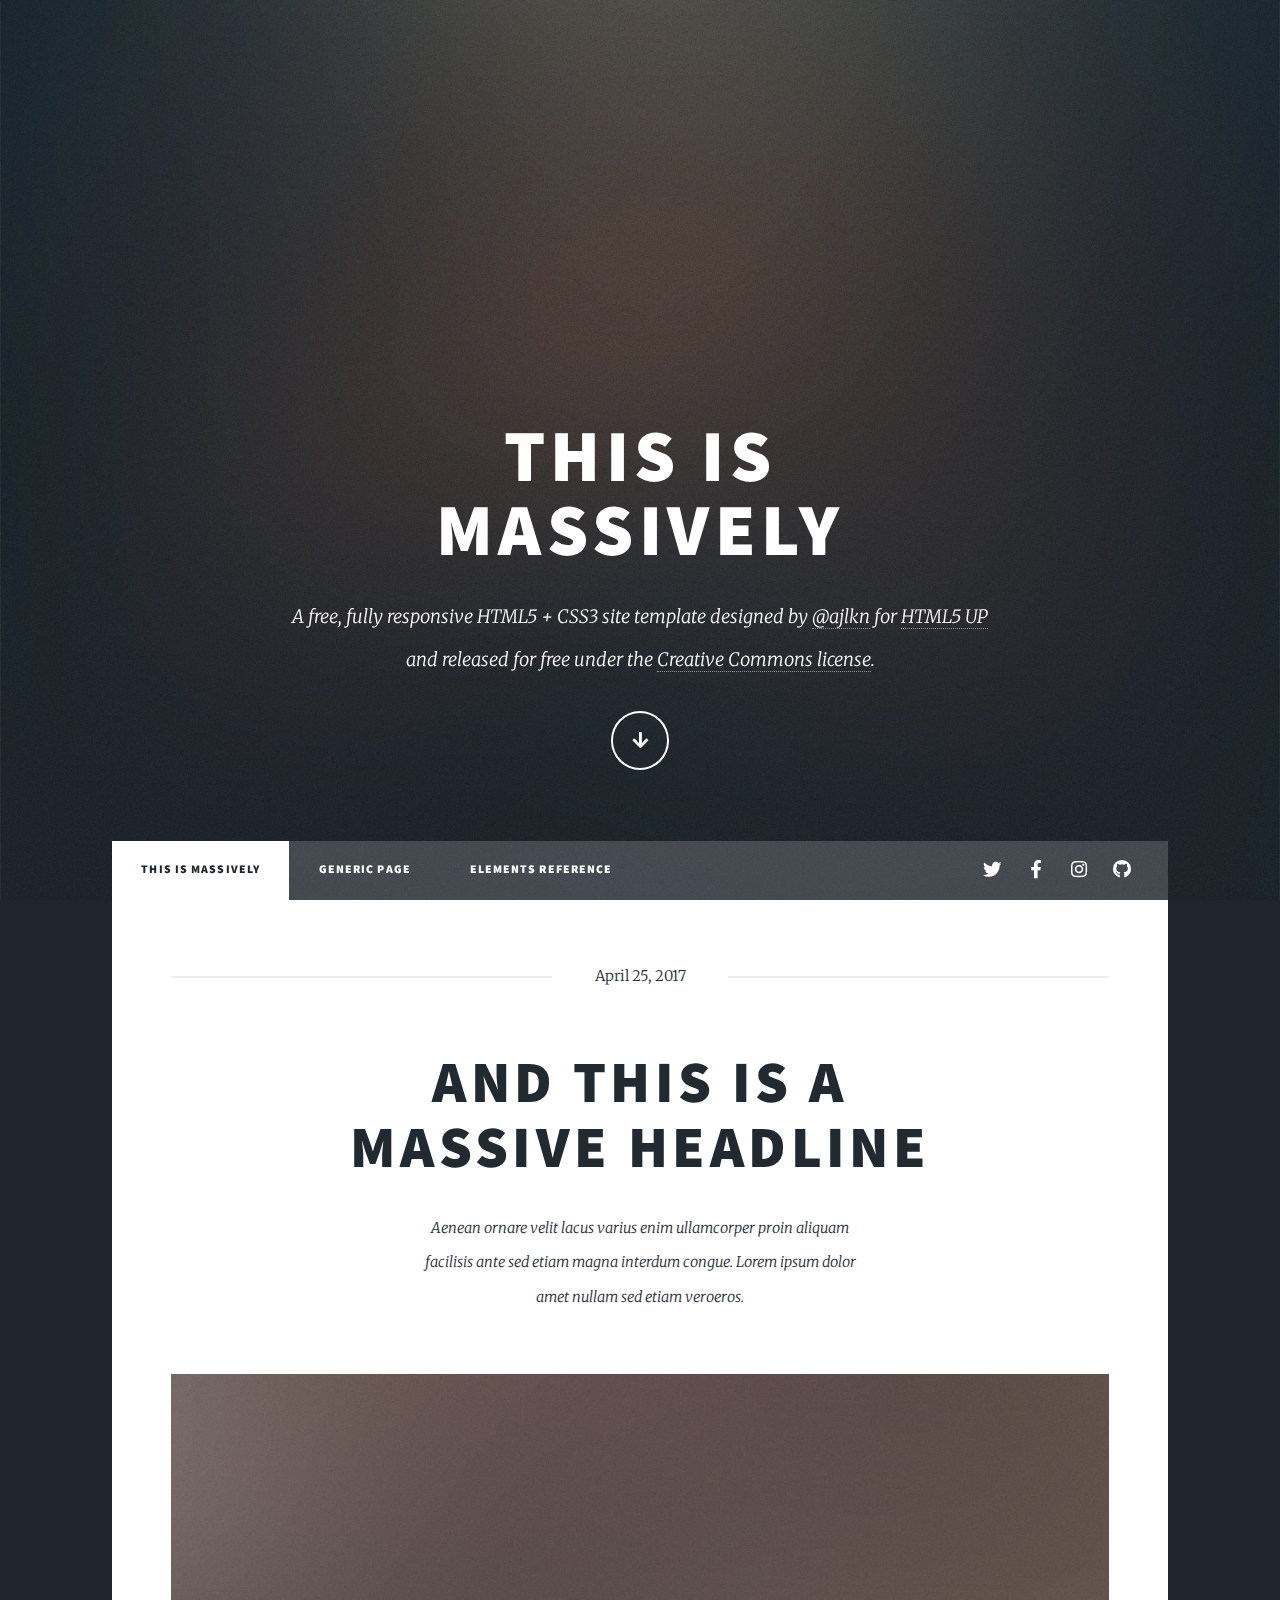
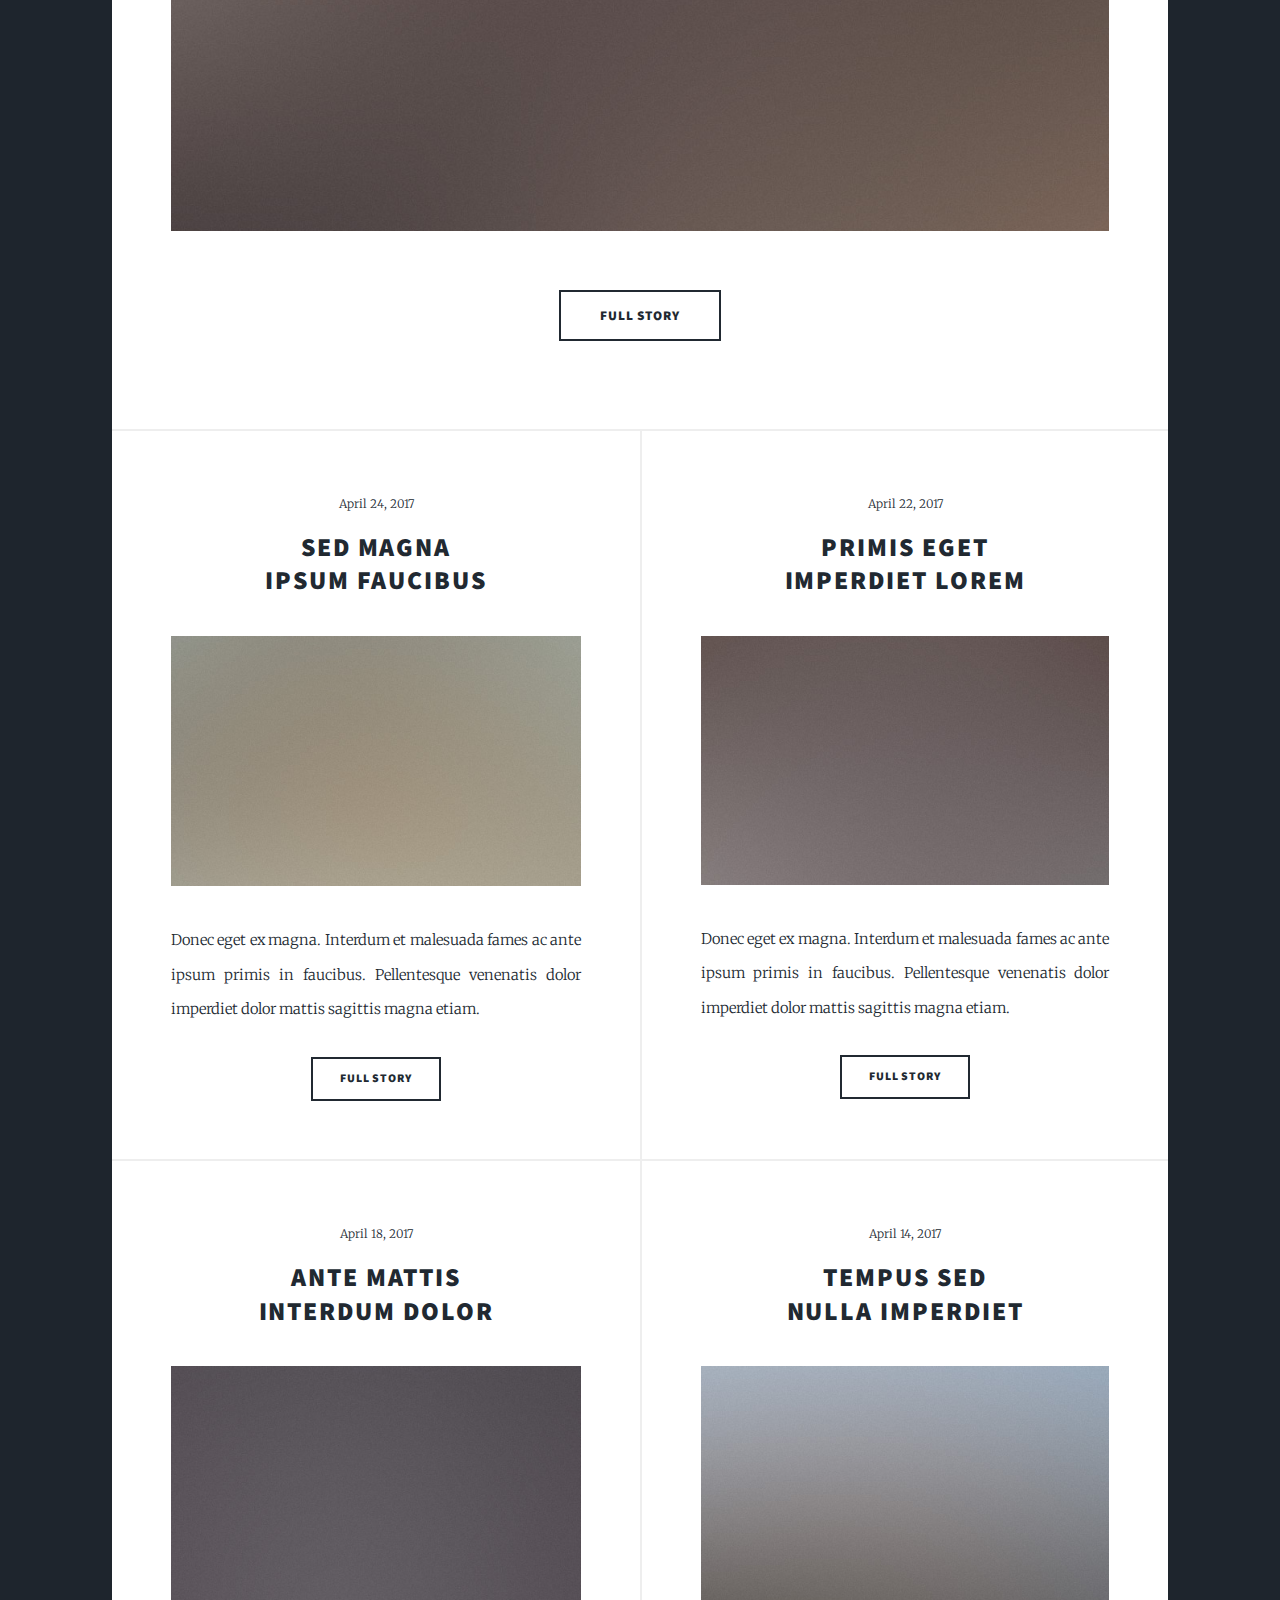
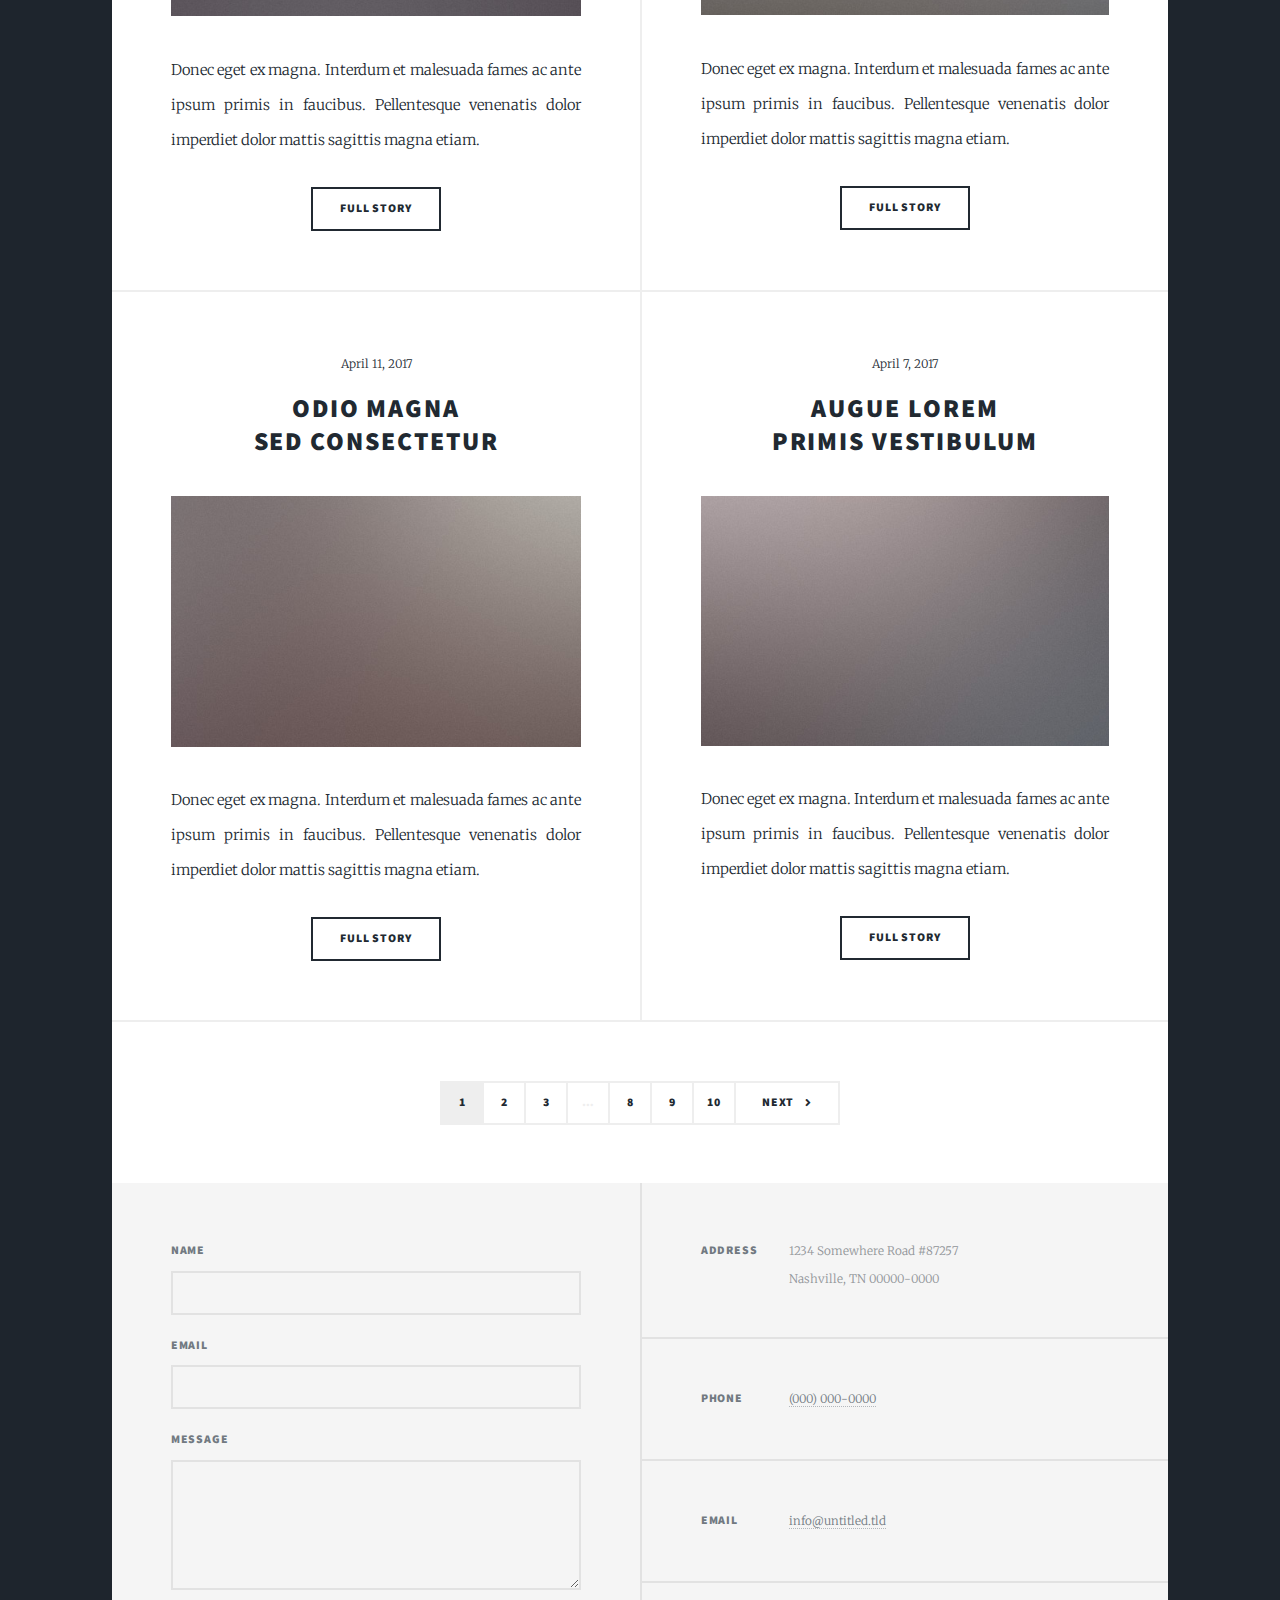
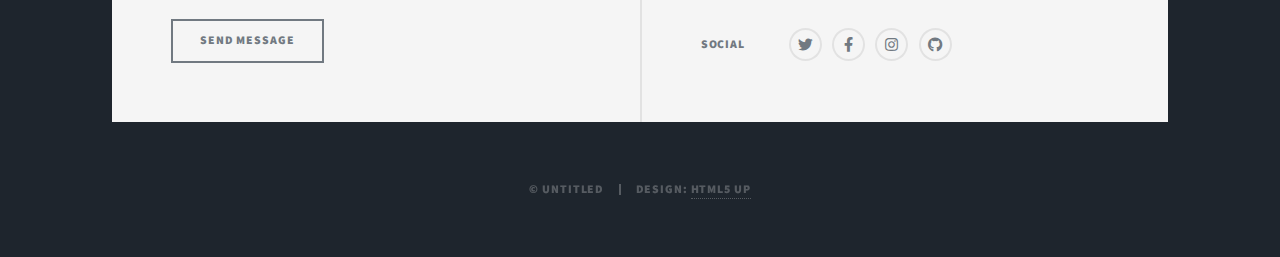
<file: index.html>
<!DOCTYPE HTML>
<!--
	Massively by HTML5 UP
	html5up.net | @ajlkn
	Free for personal and commercial use under the CCA 3.0 license (html5up.net/license)
-->
<html>
	<head>
		<title>Massively by HTML5 UP</title>
		<meta charset="utf-8" />
		<meta name="viewport" content="width=device-width, initial-scale=1, user-scalable=no" />
		<link rel="stylesheet" href="assets/css/main.css" />
		<noscript><link rel="stylesheet" href="assets/css/noscript.css" /></noscript>
	</head>
	<body class="is-preload">

		<!-- Wrapper -->
			<div id="wrapper" class="fade-in">

				<!-- Intro -->
					<div id="intro">
						<h1>This is<br />
						Massively</h1>
						<p>A free, fully responsive HTML5 + CSS3 site template designed by <a href="https://twitter.com/ajlkn">@ajlkn</a> for <a href="https://html5up.net">HTML5 UP</a><br />
						and released for free under the <a href="https://html5up.net/license">Creative Commons license</a>.</p>
						<ul class="actions">
							<li><a href="#header" class="button icon solid solo fa-arrow-down scrolly">Continue</a></li>
						</ul>
					</div>

				<!-- Header -->
					<header id="header">
						<a href="index.html" class="logo">Massively</a>
					</header>

				<!-- Nav -->
					<nav id="nav">
						<ul class="links">
							<li class="active"><a href="index.html">This is Massively</a></li>
							<li><a href="generic.html">Generic Page</a></li>
							<li><a href="elements.html">Elements Reference</a></li>
						</ul>
						<ul class="icons">
							<li><a href="#" class="icon brands fa-twitter"><span class="label">Twitter</span></a></li>
							<li><a href="#" class="icon brands fa-facebook-f"><span class="label">Facebook</span></a></li>
							<li><a href="#" class="icon brands fa-instagram"><span class="label">Instagram</span></a></li>
							<li><a href="#" class="icon brands fa-github"><span class="label">GitHub</span></a></li>
						</ul>
					</nav>

				<!-- Main -->
					<div id="main">

						<!-- Featured Post -->
							<article class="post featured">
								<header class="major">
									<span class="date">April 25, 2017</span>
									<h2><a href="#">And this is a<br />
									massive headline</a></h2>
									<p>Aenean ornare velit lacus varius enim ullamcorper proin aliquam<br />
									facilisis ante sed etiam magna interdum congue. Lorem ipsum dolor<br />
									amet nullam sed etiam veroeros.</p>
								</header>
								<a href="#" class="image main"><img src="images/pic01.jpg" alt="" /></a>
								<ul class="actions special">
									<li><a href="#" class="button large">Full Story</a></li>
								</ul>
							</article>

						<!-- Posts -->
							<section class="posts">
								<article>
									<header>
										<span class="date">April 24, 2017</span>
										<h2><a href="#">Sed magna<br />
										ipsum faucibus</a></h2>
									</header>
									<a href="#" class="image fit"><img src="images/pic02.jpg" alt="" /></a>
									<p>Donec eget ex magna. Interdum et malesuada fames ac ante ipsum primis in faucibus. Pellentesque venenatis dolor imperdiet dolor mattis sagittis magna etiam.</p>
									<ul class="actions special">
										<li><a href="#" class="button">Full Story</a></li>
									</ul>
								</article>
								<article>
									<header>
										<span class="date">April 22, 2017</span>
										<h2><a href="#">Primis eget<br />
										imperdiet lorem</a></h2>
									</header>
									<a href="#" class="image fit"><img src="images/pic03.jpg" alt="" /></a>
									<p>Donec eget ex magna. Interdum et malesuada fames ac ante ipsum primis in faucibus. Pellentesque venenatis dolor imperdiet dolor mattis sagittis magna etiam.</p>
									<ul class="actions special">
										<li><a href="#" class="button">Full Story</a></li>
									</ul>
								</article>
								<article>
									<header>
										<span class="date">April 18, 2017</span>
										<h2><a href="#">Ante mattis<br />
										interdum dolor</a></h2>
									</header>
									<a href="#" class="image fit"><img src="images/pic04.jpg" alt="" /></a>
									<p>Donec eget ex magna. Interdum et malesuada fames ac ante ipsum primis in faucibus. Pellentesque venenatis dolor imperdiet dolor mattis sagittis magna etiam.</p>
									<ul class="actions special">
										<li><a href="#" class="button">Full Story</a></li>
									</ul>
								</article>
								<article>
									<header>
										<span class="date">April 14, 2017</span>
										<h2><a href="#">Tempus sed<br />
										nulla imperdiet</a></h2>
									</header>
									<a href="#" class="image fit"><img src="images/pic05.jpg" alt="" /></a>
									<p>Donec eget ex magna. Interdum et malesuada fames ac ante ipsum primis in faucibus. Pellentesque venenatis dolor imperdiet dolor mattis sagittis magna etiam.</p>
									<ul class="actions special">
										<li><a href="#" class="button">Full Story</a></li>
									</ul>
								</article>
								<article>
									<header>
										<span class="date">April 11, 2017</span>
										<h2><a href="#">Odio magna<br />
										sed consectetur</a></h2>
									</header>
									<a href="#" class="image fit"><img src="images/pic06.jpg" alt="" /></a>
									<p>Donec eget ex magna. Interdum et malesuada fames ac ante ipsum primis in faucibus. Pellentesque venenatis dolor imperdiet dolor mattis sagittis magna etiam.</p>
									<ul class="actions special">
										<li><a href="#" class="button">Full Story</a></li>
									</ul>
								</article>
								<article>
									<header>
										<span class="date">April 7, 2017</span>
										<h2><a href="#">Augue lorem<br />
										primis vestibulum</a></h2>
									</header>
									<a href="#" class="image fit"><img src="images/pic07.jpg" alt="" /></a>
									<p>Donec eget ex magna. Interdum et malesuada fames ac ante ipsum primis in faucibus. Pellentesque venenatis dolor imperdiet dolor mattis sagittis magna etiam.</p>
									<ul class="actions special">
										<li><a href="#" class="button">Full Story</a></li>
									</ul>
								</article>
							</section>

						<!-- Footer -->
							<footer>
								<div class="pagination">
									<!--<a href="#" class="previous">Prev</a>-->
									<a href="#" class="page active">1</a>
									<a href="#" class="page">2</a>
									<a href="#" class="page">3</a>
									<span class="extra">&hellip;</span>
									<a href="#" class="page">8</a>
									<a href="#" class="page">9</a>
									<a href="#" class="page">10</a>
									<a href="#" class="next">Next</a>
								</div>
							</footer>

					</div>

				<!-- Footer -->
					<footer id="footer">
						<section>
							<form method="post" action="#">
								<div class="fields">
									<div class="field">
										<label for="name">Name</label>
										<input type="text" name="name" id="name" />
									</div>
									<div class="field">
										<label for="email">Email</label>
										<input type="text" name="email" id="email" />
									</div>
									<div class="field">
										<label for="message">Message</label>
										<textarea name="message" id="message" rows="3"></textarea>
									</div>
								</div>
								<ul class="actions">
									<li><input type="submit" value="Send Message" /></li>
								</ul>
							</form>
						</section>
						<section class="split contact">
							<section class="alt">
								<h3>Address</h3>
								<p>1234 Somewhere Road #87257<br />
								Nashville, TN 00000-0000</p>
							</section>
							<section>
								<h3>Phone</h3>
								<p><a href="#">(000) 000-0000</a></p>
							</section>
							<section>
								<h3>Email</h3>
								<p><a href="#">info@untitled.tld</a></p>
							</section>
							<section>
								<h3>Social</h3>
								<ul class="icons alt">
									<li><a href="#" class="icon brands alt fa-twitter"><span class="label">Twitter</span></a></li>
									<li><a href="#" class="icon brands alt fa-facebook-f"><span class="label">Facebook</span></a></li>
									<li><a href="#" class="icon brands alt fa-instagram"><span class="label">Instagram</span></a></li>
									<li><a href="#" class="icon brands alt fa-github"><span class="label">GitHub</span></a></li>
								</ul>
							</section>
						</section>
					</footer>

				<!-- Copyright -->
					<div id="copyright">
						<ul><li>&copy; Untitled</li><li>Design: <a href="https://html5up.net">HTML5 UP</a></li></ul>
					</div>

			</div>

		<!-- Scripts -->
			<script src="assets/js/jquery.min.js"></script>
			<script src="assets/js/jquery.scrollex.min.js"></script>
			<script src="assets/js/jquery.scrolly.min.js"></script>
			<script src="assets/js/browser.min.js"></script>
			<script src="assets/js/breakpoints.min.js"></script>
			<script src="assets/js/util.js"></script>
			<script src="assets/js/main.js"></script>

	</body>
</html>
</file>
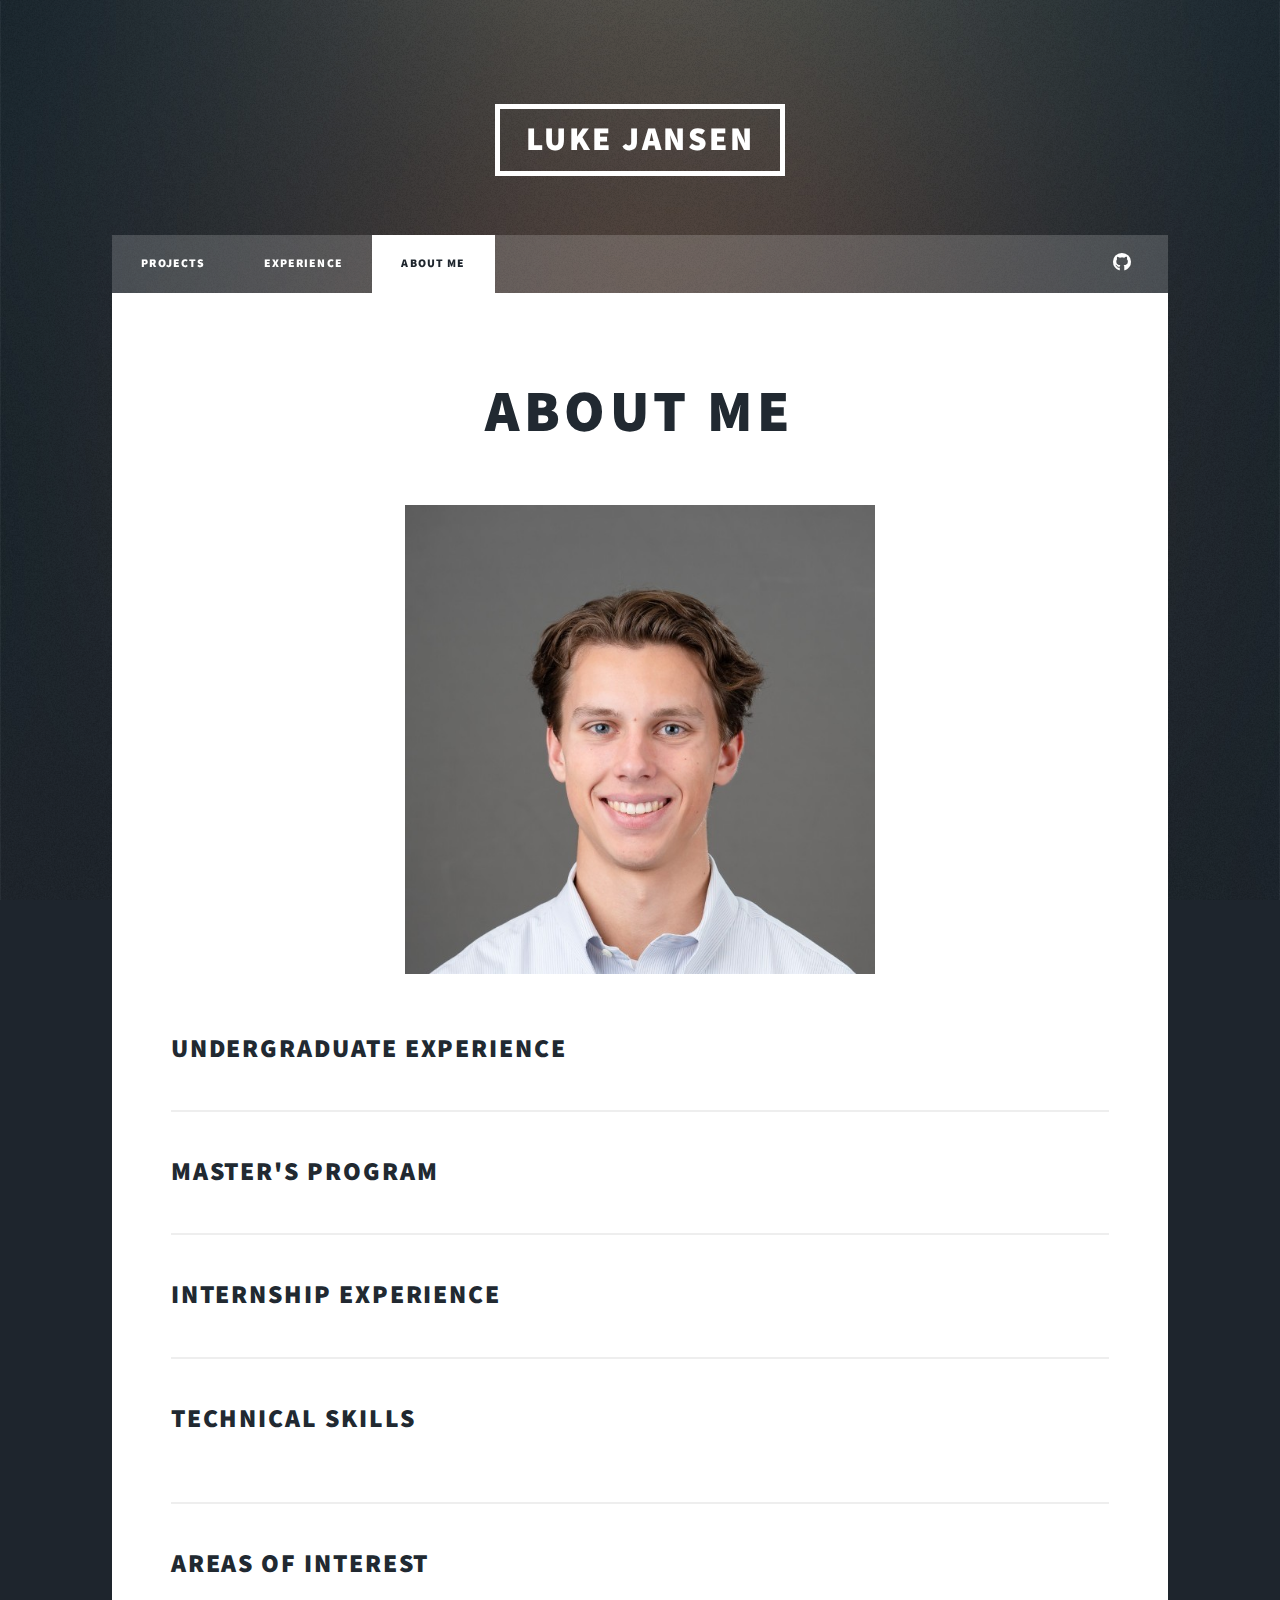
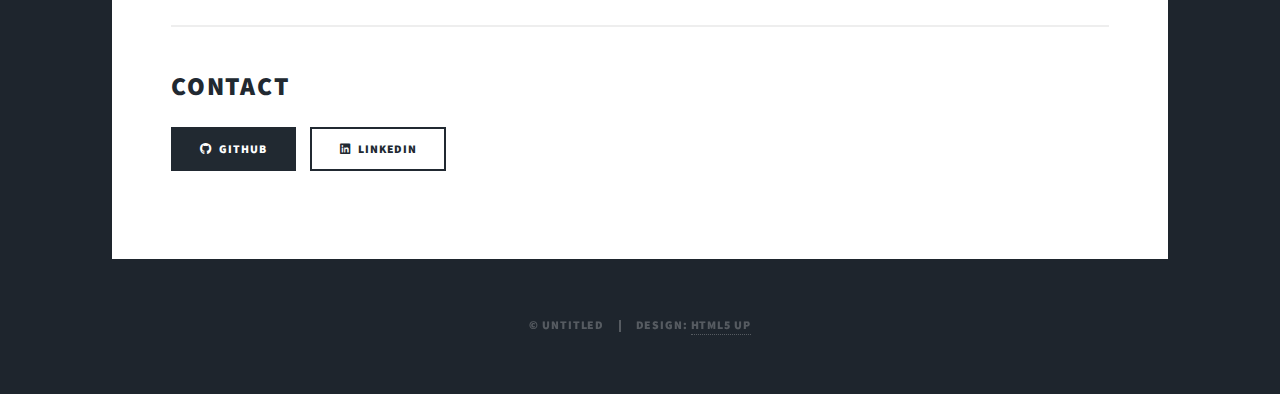
<file: aboutme.html>
<!DOCTYPE HTML>
<!--
	Massively by HTML5 UP
	html5up.net | @ajlkn
	Free for personal and commercial use under the CCA 3.0 license (html5up.net/license)
-->
<html>
	<head>
		<title>About Me - Luke Jansen</title>
		<meta charset="utf-8" />
		<meta name="viewport" content="width=device-width, initial-scale=1, user-scalable=no" />
		<link rel="stylesheet" href="assets/css/main.css" />
		<noscript><link rel="stylesheet" href="assets/css/noscript.css" /></noscript>
	</head>
	<body class="is-preload">

		<!-- Wrapper -->
			<div id="wrapper">

				<!-- Header -->
					<header id="header">
						<a href="index.html" class="logo">Luke Jansen</a>
					</header>

				<!-- Nav -->
					<nav id="nav">
						<ul class="links">
							<li><a href="index.html#header">Projects</a></li>
							<li><a href="experiences.html">Experience</a></li>
							<li class="active"><a href="aboutme.html">About Me</a></li>
						</ul>
						<ul class="icons">
							<li><a href="#" class="icon brands fa-github"><span class="label">GitHub</span></a></li>
						</ul>
					</nav>

				<!-- Main -->
					<div id="main">

						<!-- Post -->
							<section class="post">
								<header class="major">
									<h1>About Me</h1>
								</header>

								<div class="image main" style="max-width: 50%; margin-left: auto; margin-right: auto;"><img src="images/linkedin_headshot.jpeg" alt="Luke Jansen" /></div>

								<h2>Undergraduate Experience</h2>
								<!-- <p>I completed my Bachelor of Science in Mechanical Engineering at the University of Kansas, graduating in Spring 2024. My undergraduate studies provided a strong foundation in mechanical design, control systems, and mechatronics. The program emphasized hands-on learning and interdisciplinary collaboration, which prepared me well for complex engineering challenges. During my time at KU, I served as an Undergraduate Teaching Assistant for ME 306: Science of Materials, where I prepared problem sets and guided students through course material. I also worked as a Robotics Undergraduate Research Assistant from September 2023 to May 2024, developing an autonomous ground vehicle using ROS and implementing SLAM with a stereo camera for simultaneous localization and mapping. My capstone project, developing an animatronic Jayhawk mascot suit, allowed me to integrate computer vision, mechanical systems, and real-time control—skills that directly translate to my current work in robotics. The project taught me the importance of systems thinking and working across mechanical, electrical, and software domains to create cohesive robotic systems.</p> -->

								<hr />

								<h2>Master's Program</h2>
								<!-- <p>Currently pursuing my Master of Science in Robotics at Northeastern University, I'm diving deep into autonomous systems, computer vision, SLAM, and mobile robotics. The program has been transformative, exposing me to cutting-edge research and real-world applications. Through coursework in Sensing and Navigation, I've evaluated state-of-the-art SLAM algorithms on platforms like Boston Dynamics Spot, gaining hands-on experience with sensor fusion and localization. In Mobile Robotics, I've worked on certifiable calibration methods for multi-sensor systems, ensuring reliable autonomous operation. The program's emphasis on both theoretical understanding and practical implementation has strengthened my ability to bridge the gap between research and real-world deployment. My involvement with NU Rover has been particularly valuable, allowing me to apply classroom knowledge to a competitive Mars rover project while contributing to a team working toward the 2026 University Rover Challenge.</p> -->

								<hr />

								<h2>Internship Experience</h2>
								<!-- <p>My internship experiences have provided diverse exposure to both mechanical design and robotics applications across different industries. At Tesla, I worked as a Design Engineering Intern on the Model S/X Interiors Team from May to August 2023, where I redesigned the Model X trunk floor with an innovative magnetic upright holding mechanism. I built functional prototypes, prepared CAD models in CATIA, and presented project progress to upper management. One of my key achievements was achieving $107k in cost savings by initiating the rework of an obsolete part for reintroduction into production. This experience taught me the importance of cost-conscious design, supplier coordination, and presenting technical work to leadership.</p>

								<p>Prior to Tesla, I interned at Spirit AeroSystems from May to August 2022, where I collaborated with design team leads to improve composite part designs that had failed fire tests. This experience introduced me to aerospace design constraints and the importance of rigorous testing and iteration in engineering design.</p>

								<p>In the summer of 2024, I had the opportunity to work as a Reinforcement Learning Research Assistant at Graz University of Technology in Austria. There, I taught a reinforcement learning agent to autonomously navigate a custom 2D maze environment with continuous state space, further developing my skills in machine learning and autonomous systems. This international research experience broadened my perspective on robotics research and exposed me to different approaches in the field.</p>

								<p>Most recently, from September 2024 to June 2025, I worked as a Project Lead for Avik Services, an Amazon contractor, where I collaborated with Amazon's Project Kuiper Ground Support Equipment team. I led a group of four workers and served as a liaison between Amazon and Avik teams throughout long-term hardware installation projects for a new satellite manufacturing facility. This role developed my project management skills and gave me experience working in a fast-paced, large-scale manufacturing environment.</p> -->

								<hr />

								<h2>Technical Skills</h2>
								<div class="row">
									<div class="col-6 col-12-small">
										<!-- <h3>Programming & Software</h3>
										<ul>
											<li>ROS (Robot Operating System)</li>
											<li>Python & C++</li>
											<li>Computer Vision & SLAM</li>
											<li>Autonomous Navigation</li>
											<li>Sensor Fusion</li>
											<li>Reinforcement Learning</li>
										</ul> -->
									<!-- </div>
									<div class="col-6 col-12-small">
										<h3>Engineering & Design</h3>
										<ul>
											<li>Mechatronics Design</li>
											<li>Control Systems</li>
											<li>CAD & Mechanical Design (CATIA)</li>
											<li>Design for Manufacturing</li>
											<li>Geometric Dimensioning & Tolerancing</li>
											<li>Project Management</li>
										</ul> -->
									</div>
								</div>

								<hr />

								<h2>Areas of Interest</h2>
								<!-- <p>My interests span autonomous mobile robotics, particularly Mars exploration rovers and outdoor navigation systems. I'm fascinated by SLAM and localization challenges, especially in featureless environments like desert terrain. Human-robot interaction and animatronics represent another area of passion, where I can combine mechanical design with intelligent control systems. I'm also drawn to machine learning applications in robotics, particularly reinforcement learning for autonomous navigation, sensor calibration methods, and path planning algorithms that enable robust autonomous operation.</p> -->

								<hr />

								<h2>Contact</h2>
								<!-- <p>I'm always interested in connecting with fellow robotics enthusiasts, researchers, and potential collaborators. Feel free to reach out through GitHub or connect on LinkedIn!</p> -->
								<ul class="actions">
									<li><a href="#" class="button primary icon brands fa-github">GitHub</a></li>
									<li><a href="https://www.linkedin.com/in/luketjansen/" class="button icon brands fa-linkedin">LinkedIn</a></li>
								</ul>

							</section>

					</div>

				<!-- Copyright -->
					<div id="copyright">
						<ul><li>&copy; Untitled</li><li>Design: <a href="https://html5up.net">HTML5 UP</a></li></ul>
					</div>

			</div>

		<!-- Scripts -->
			<script src="assets/js/jquery.min.js"></script>
			<script src="assets/js/jquery.scrollex.min.js"></script>
			<script src="assets/js/jquery.scrolly.min.js"></script>
			<script src="assets/js/browser.min.js"></script>
			<script src="assets/js/breakpoints.min.js"></script>
			<script src="assets/js/util.js"></script>
			<script src="assets/js/main.js"></script>

	</body>
</html>
</file>
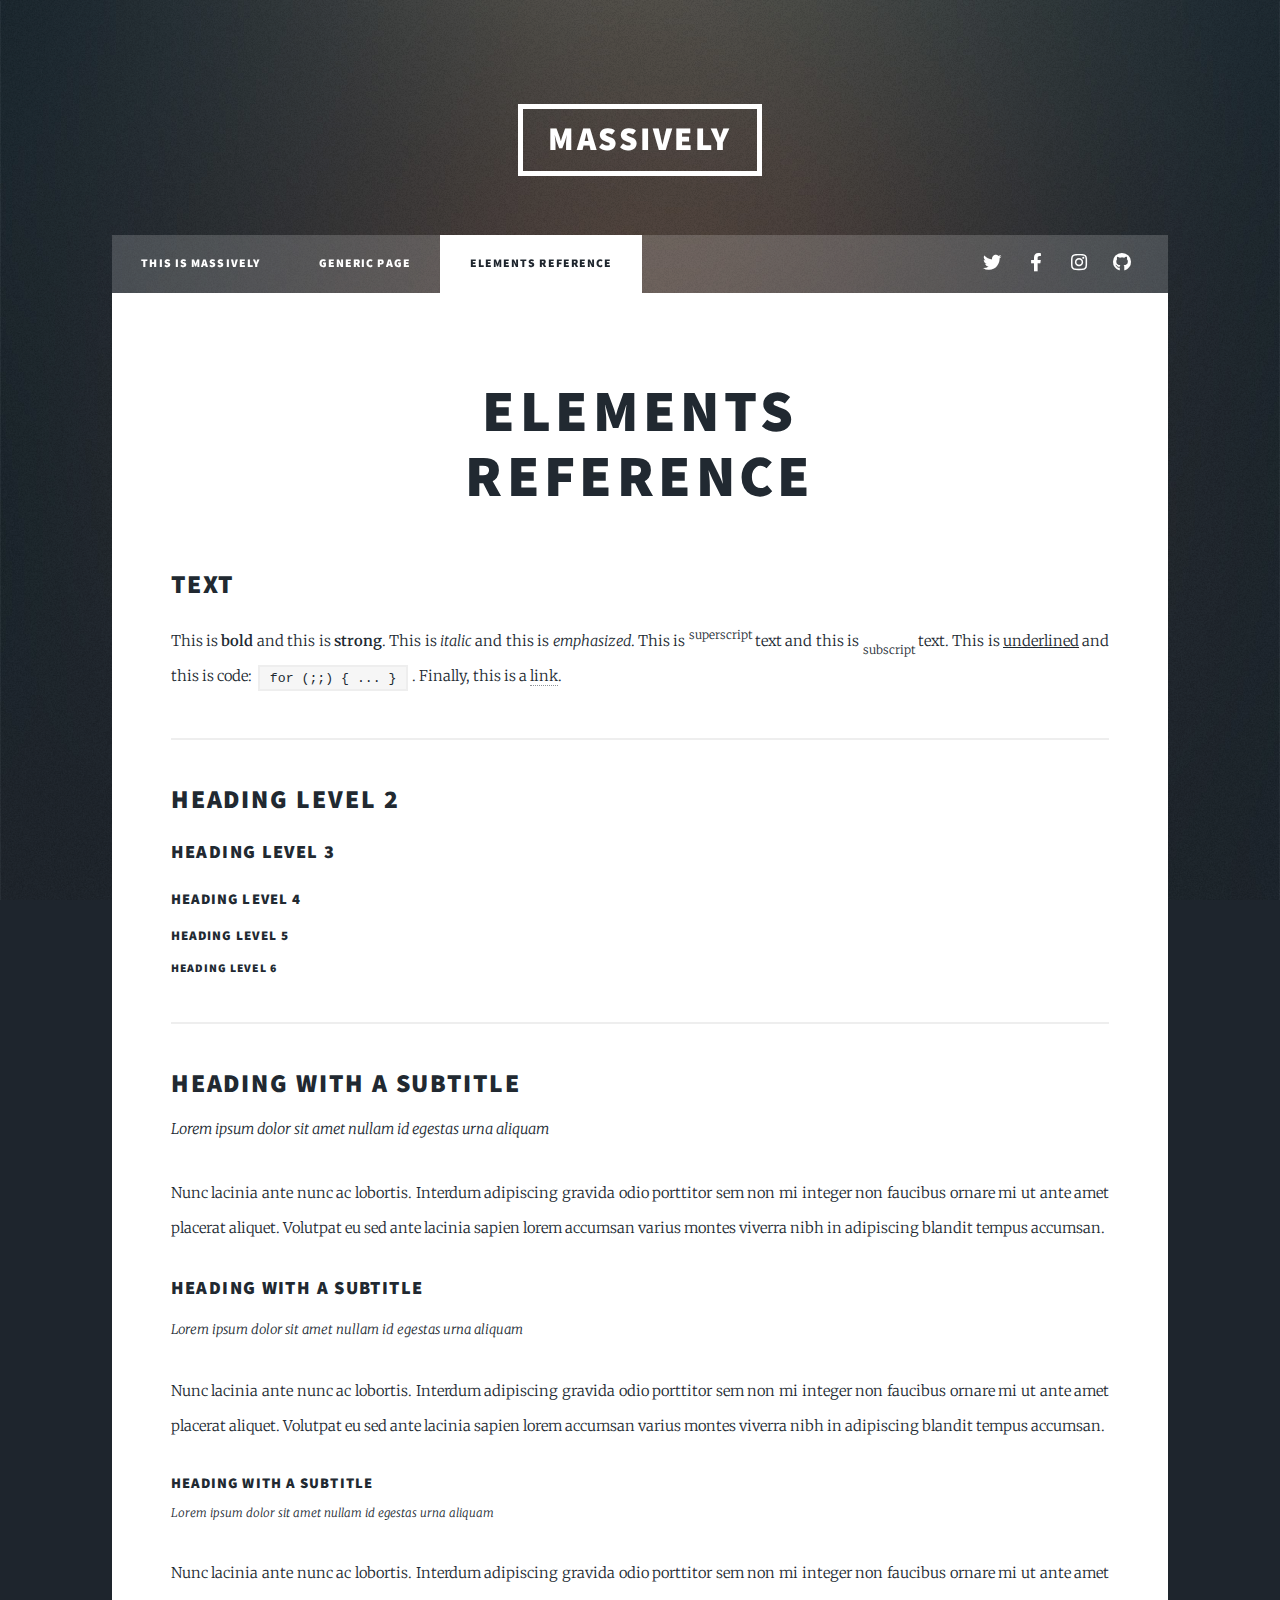
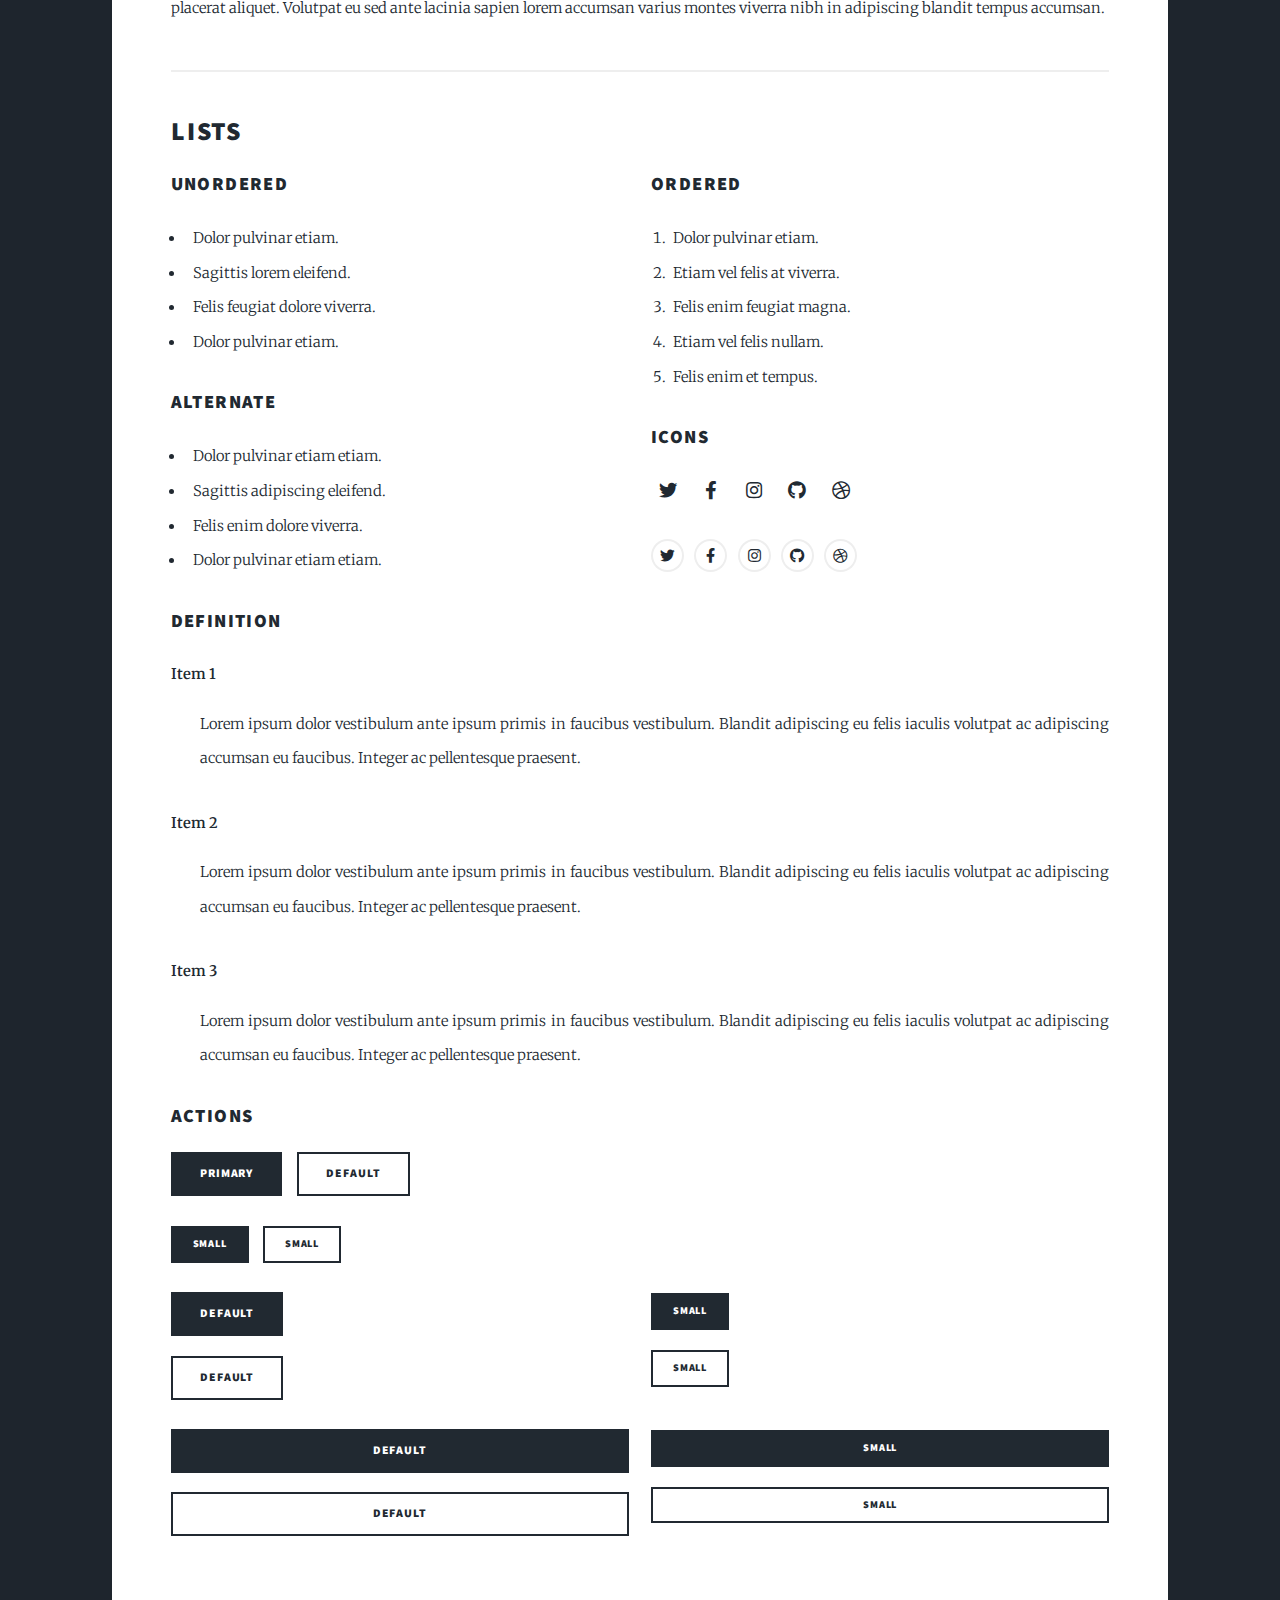
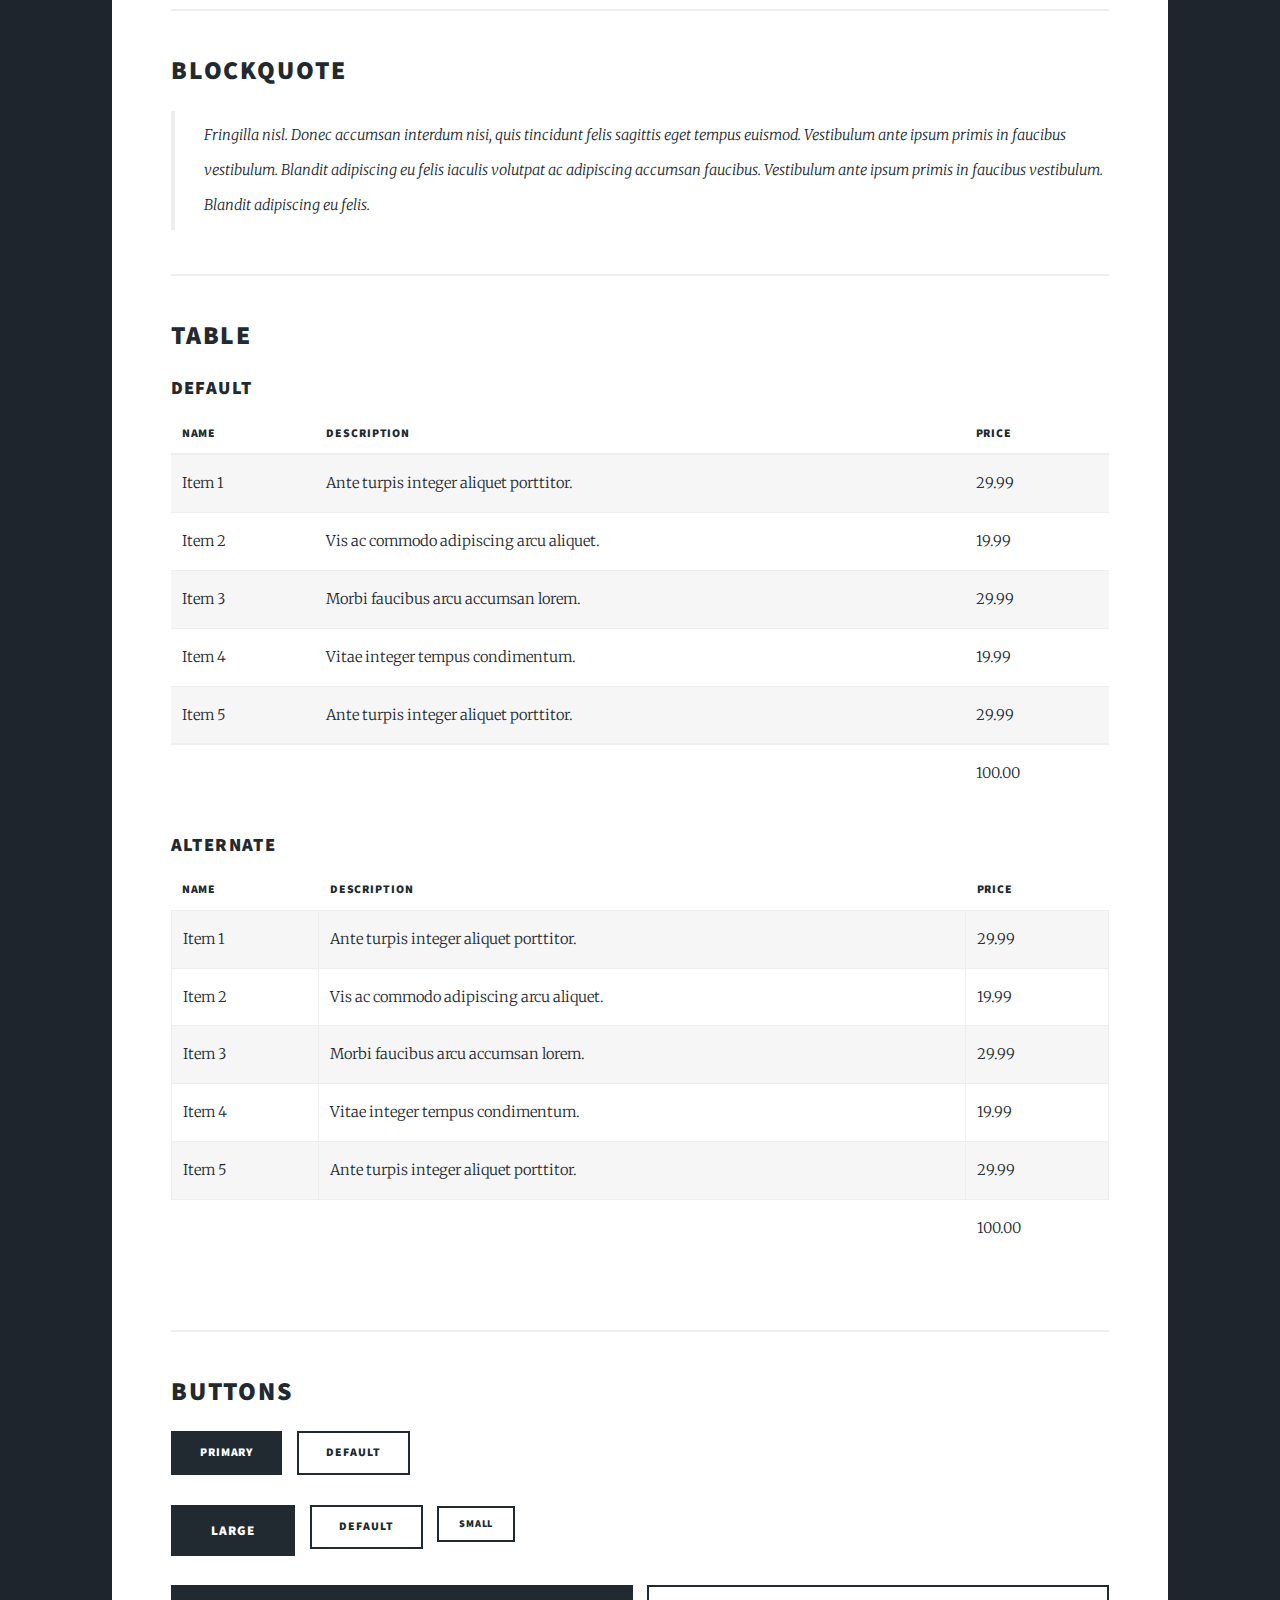
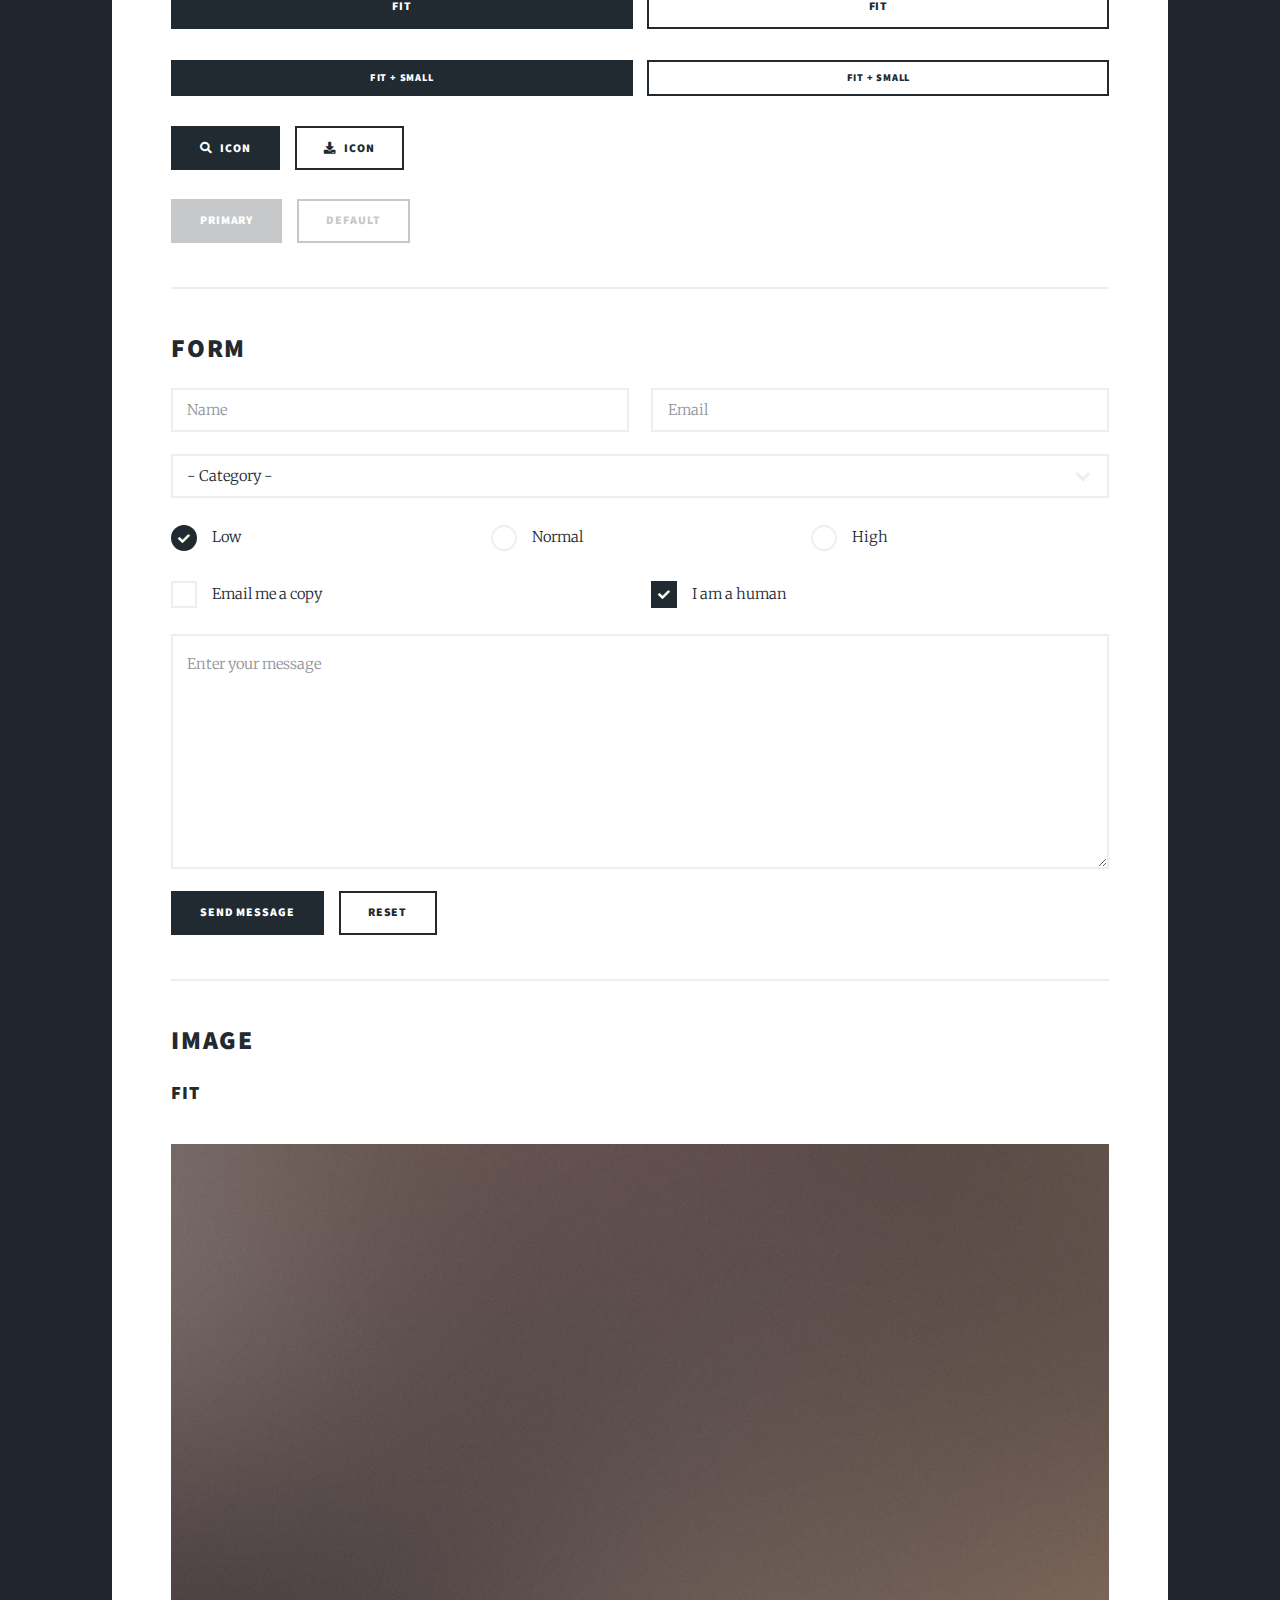
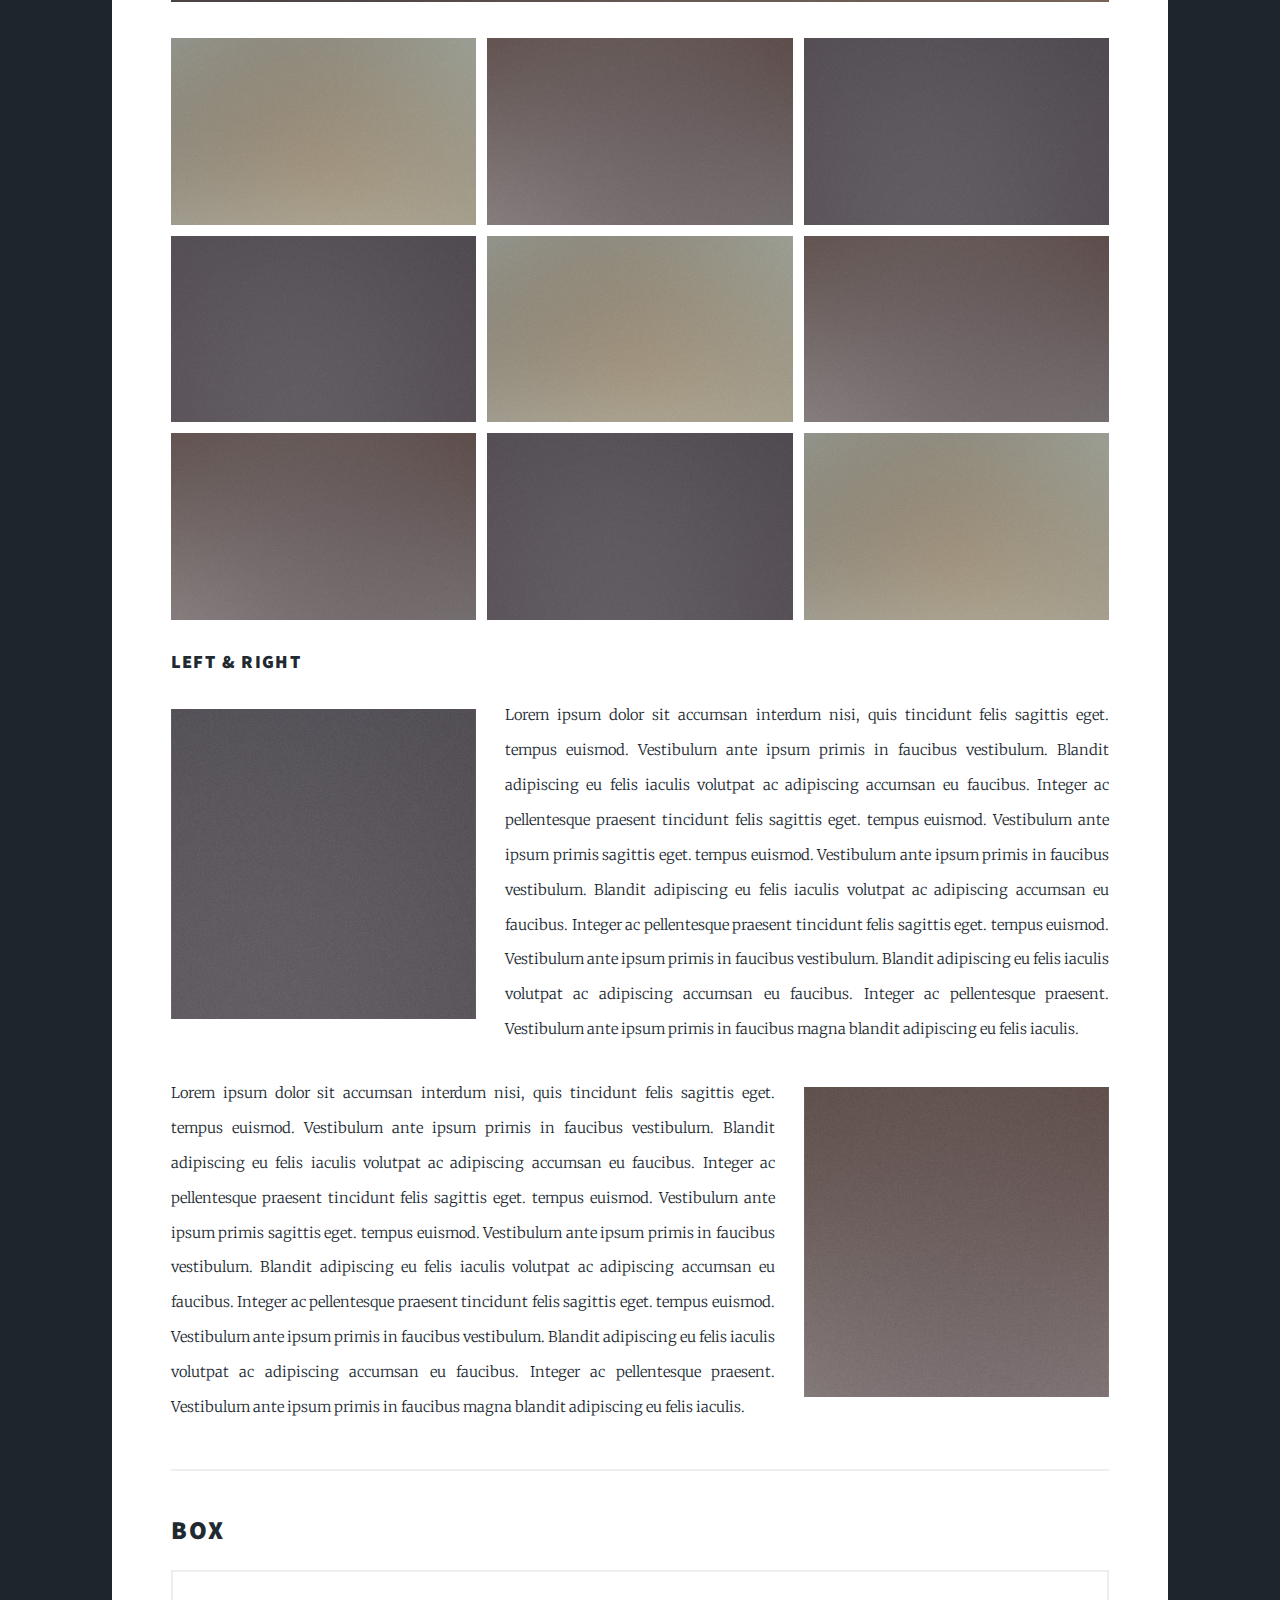
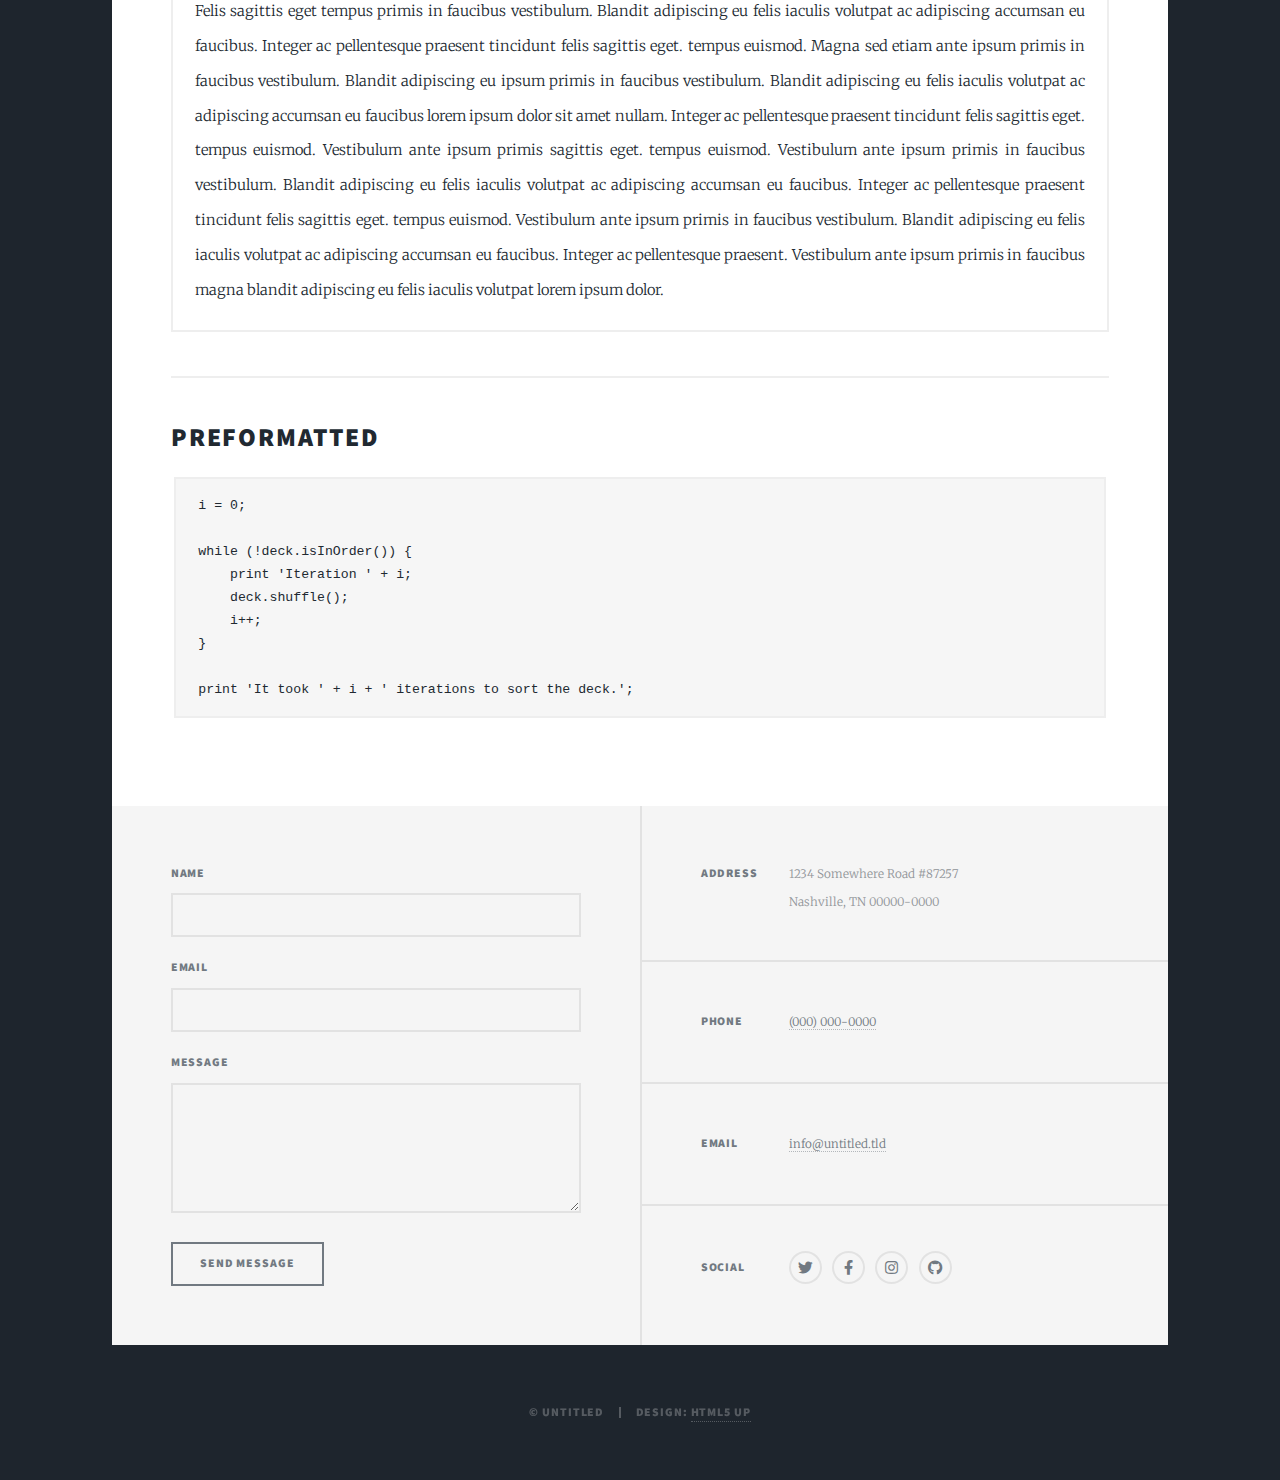
<file: elements.html>
<!DOCTYPE HTML>
<!--
	Massively by HTML5 UP
	html5up.net | @ajlkn
	Free for personal and commercial use under the CCA 3.0 license (html5up.net/license)
-->
<html>
	<head>
		<title>Elements Reference - Massively by HTML5 UP</title>
		<meta charset="utf-8" />
		<meta name="viewport" content="width=device-width, initial-scale=1, user-scalable=no" />
		<link rel="stylesheet" href="assets/css/main.css" />
		<noscript><link rel="stylesheet" href="assets/css/noscript.css" /></noscript>
	</head>
	<body class="is-preload">

		<!-- Wrapper -->
			<div id="wrapper">

				<!-- Header -->
					<header id="header">
						<a href="index.html" class="logo">Massively</a>
					</header>

				<!-- Nav -->
					<nav id="nav">
						<ul class="links">
							<li><a href="index.html">This is Massively</a></li>
							<li><a href="generic.html">Generic Page</a></li>
							<li class="active"><a href="elements.html">Elements Reference</a></li>
						</ul>
						<ul class="icons">
							<li><a href="#" class="icon brands fa-twitter"><span class="label">Twitter</span></a></li>
							<li><a href="#" class="icon brands fa-facebook-f"><span class="label">Facebook</span></a></li>
							<li><a href="#" class="icon brands fa-instagram"><span class="label">Instagram</span></a></li>
							<li><a href="#" class="icon brands fa-github"><span class="label">GitHub</span></a></li>
						</ul>
					</nav>

				<!-- Main -->
					<div id="main">

						<!-- Post -->
							<section class="post">
								<header class="major">
									<h1>Elements<br />
									Reference</h1>
								</header>

								<!-- Text stuff -->
									<h2>Text</h2>
									<p>This is <b>bold</b> and this is <strong>strong</strong>. This is <i>italic</i> and this is <em>emphasized</em>.
									This is <sup>superscript</sup> text and this is <sub>subscript</sub> text.
									This is <u>underlined</u> and this is code: <code>for (;;) { ... }</code>.
									Finally, this is a <a href="#">link</a>.</p>
									<hr />
									<h2>Heading Level 2</h2>
									<h3>Heading Level 3</h3>
									<h4>Heading Level 4</h4>
									<h5>Heading Level 5</h5>
									<h6>Heading Level 6</h6>
									<hr />
									<header>
										<h2>Heading with a Subtitle</h2>
										<p>Lorem ipsum dolor sit amet nullam id egestas urna aliquam</p>
									</header>
									<p>Nunc lacinia ante nunc ac lobortis. Interdum adipiscing gravida odio porttitor sem non mi integer non faucibus ornare mi ut ante amet placerat aliquet. Volutpat eu sed ante lacinia sapien lorem accumsan varius montes viverra nibh in adipiscing blandit tempus accumsan.</p>
									<header>
										<h3>Heading with a Subtitle</h3>
										<p>Lorem ipsum dolor sit amet nullam id egestas urna aliquam</p>
									</header>
									<p>Nunc lacinia ante nunc ac lobortis. Interdum adipiscing gravida odio porttitor sem non mi integer non faucibus ornare mi ut ante amet placerat aliquet. Volutpat eu sed ante lacinia sapien lorem accumsan varius montes viverra nibh in adipiscing blandit tempus accumsan.</p>
									<header>
										<h4>Heading with a Subtitle</h4>
										<p>Lorem ipsum dolor sit amet nullam id egestas urna aliquam</p>
									</header>
									<p>Nunc lacinia ante nunc ac lobortis. Interdum adipiscing gravida odio porttitor sem non mi integer non faucibus ornare mi ut ante amet placerat aliquet. Volutpat eu sed ante lacinia sapien lorem accumsan varius montes viverra nibh in adipiscing blandit tempus accumsan.</p>

									<hr />

								<!-- Lists -->
									<h2>Lists</h2>
									<div class="row">
										<div class="col-6 col-12-small">

											<h3>Unordered</h3>
											<ul>
												<li>Dolor pulvinar etiam.</li>
												<li>Sagittis lorem eleifend.</li>
												<li>Felis feugiat dolore viverra.</li>
												<li>Dolor pulvinar etiam.</li>
											</ul>

											<h3>Alternate</h3>
											<ul class="alt">
												<li>Dolor pulvinar etiam etiam.</li>
												<li>Sagittis adipiscing eleifend.</li>
												<li>Felis enim dolore viverra.</li>
												<li>Dolor pulvinar etiam etiam.</li>
											</ul>

										</div>
										<div class="col-6 col-12-small">

											<h3>Ordered</h3>
											<ol>
												<li>Dolor pulvinar etiam.</li>
												<li>Etiam vel felis at viverra.</li>
												<li>Felis enim feugiat magna.</li>
												<li>Etiam vel felis nullam.</li>
												<li>Felis enim et tempus.</li>
											</ol>

											<h3>Icons</h3>
											<ul class="icons">
												<li><a href="#" class="icon brands fa-twitter"><span class="label">Twitter</span></a></li>
												<li><a href="#" class="icon brands fa-facebook-f"><span class="label">Facebook</span></a></li>
												<li><a href="#" class="icon brands fa-instagram"><span class="label">Instagram</span></a></li>
												<li><a href="#" class="icon brands fa-github"><span class="label">Github</span></a></li>
												<li><a href="#" class="icon brands fa-dribbble"><span class="label">Dribbble</span></a></li>
											</ul>
											<ul class="icons alt">
												<li><a href="#" class="icon brands alt fa-twitter"><span class="label">Twitter</span></a></li>
												<li><a href="#" class="icon brands alt fa-facebook-f"><span class="label">Facebook</span></a></li>
												<li><a href="#" class="icon brands alt fa-instagram"><span class="label">Instagram</span></a></li>
												<li><a href="#" class="icon brands alt fa-github"><span class="label">Github</span></a></li>
												<li><a href="#" class="icon brands alt fa-dribbble"><span class="label">Dribbble</span></a></li>
											</ul>

										</div>
									</div>
									<h3>Definition</h3>
									<dl>
										<dt>Item 1</dt>
										<dd>
											<p>Lorem ipsum dolor vestibulum ante ipsum primis in faucibus vestibulum. Blandit adipiscing eu felis iaculis volutpat ac adipiscing accumsan eu faucibus. Integer ac pellentesque praesent.</p>
										</dd>
										<dt>Item 2</dt>
										<dd>
											<p>Lorem ipsum dolor vestibulum ante ipsum primis in faucibus vestibulum. Blandit adipiscing eu felis iaculis volutpat ac adipiscing accumsan eu faucibus. Integer ac pellentesque praesent.</p>
										</dd>
										<dt>Item 3</dt>
										<dd>
											<p>Lorem ipsum dolor vestibulum ante ipsum primis in faucibus vestibulum. Blandit adipiscing eu felis iaculis volutpat ac adipiscing accumsan eu faucibus. Integer ac pellentesque praesent.</p>
										</dd>
									</dl>

									<h3>Actions</h3>
									<ul class="actions">
										<li><a href="#" class="button primary">Primary</a></li>
										<li><a href="#" class="button">Default</a></li>
									</ul>
									<ul class="actions small">
										<li><a href="#" class="button primary small">Small</a></li>
										<li><a href="#" class="button small">Small</a></li>
									</ul>
									<div class="row">
										<div class="col-6 col-12-small">
											<ul class="actions stacked">
												<li><a href="#" class="button primary">Default</a></li>
												<li><a href="#" class="button">Default</a></li>
											</ul>
										</div>
										<div class="col-6 col-12-small">
											<ul class="actions stacked">
												<li><a href="#" class="button primary small">Small</a></li>
												<li><a href="#" class="button small">Small</a></li>
											</ul>
										</div>
									</div>
									<div class="row">
										<div class="col-6 col-12-small">
											<ul class="actions stacked">
												<li><a href="#" class="button primary fit">Default</a></li>
												<li><a href="#" class="button fit">Default</a></li>
											</ul>
										</div>
										<div class="col-6 col-12-small">
											<ul class="actions stacked">
												<li><a href="#" class="button primary small fit">Small</a></li>
												<li><a href="#" class="button small fit">Small</a></li>
											</ul>
										</div>
									</div>

									<hr />

								<!-- Blockquote -->
									<h2>Blockquote</h2>
									<blockquote>Fringilla nisl. Donec accumsan interdum nisi, quis tincidunt felis sagittis eget tempus euismod. Vestibulum ante ipsum primis in faucibus vestibulum. Blandit adipiscing eu felis iaculis volutpat ac adipiscing accumsan faucibus. Vestibulum ante ipsum primis in faucibus vestibulum. Blandit adipiscing eu felis.</blockquote>

									<hr />

								<!-- Table -->
									<h2>Table</h2>

									<h3>Default</h3>
									<div class="table-wrapper">
										<table>
											<thead>
												<tr>
													<th>Name</th>
													<th>Description</th>
													<th>Price</th>
												</tr>
											</thead>
											<tbody>
												<tr>
													<td>Item 1</td>
													<td>Ante turpis integer aliquet porttitor.</td>
													<td>29.99</td>
												</tr>
												<tr>
													<td>Item 2</td>
													<td>Vis ac commodo adipiscing arcu aliquet.</td>
													<td>19.99</td>
												</tr>
												<tr>
													<td>Item 3</td>
													<td> Morbi faucibus arcu accumsan lorem.</td>
													<td>29.99</td>
												</tr>
												<tr>
													<td>Item 4</td>
													<td>Vitae integer tempus condimentum.</td>
													<td>19.99</td>
												</tr>
												<tr>
													<td>Item 5</td>
													<td>Ante turpis integer aliquet porttitor.</td>
													<td>29.99</td>
												</tr>
											</tbody>
											<tfoot>
												<tr>
													<td colspan="2"></td>
													<td>100.00</td>
												</tr>
											</tfoot>
										</table>
									</div>

									<h3>Alternate</h3>
									<div class="table-wrapper">
										<table class="alt">
											<thead>
												<tr>
													<th>Name</th>
													<th>Description</th>
													<th>Price</th>
												</tr>
											</thead>
											<tbody>
												<tr>
													<td>Item 1</td>
													<td>Ante turpis integer aliquet porttitor.</td>
													<td>29.99</td>
												</tr>
												<tr>
													<td>Item 2</td>
													<td>Vis ac commodo adipiscing arcu aliquet.</td>
													<td>19.99</td>
												</tr>
												<tr>
													<td>Item 3</td>
													<td> Morbi faucibus arcu accumsan lorem.</td>
													<td>29.99</td>
												</tr>
												<tr>
													<td>Item 4</td>
													<td>Vitae integer tempus condimentum.</td>
													<td>19.99</td>
												</tr>
												<tr>
													<td>Item 5</td>
													<td>Ante turpis integer aliquet porttitor.</td>
													<td>29.99</td>
												</tr>
											</tbody>
											<tfoot>
												<tr>
													<td colspan="2"></td>
													<td>100.00</td>
												</tr>
											</tfoot>
										</table>
									</div>

									<hr />

								<!-- Buttons -->
									<h2>Buttons</h2>
									<ul class="actions">
										<li><a href="#" class="button primary">Primary</a></li>
										<li><a href="#" class="button">Default</a></li>
									</ul>
									<ul class="actions">
										<li><a href="#" class="button primary large">Large</a></li>
										<li><a href="#" class="button">Default</a></li>
										<li><a href="#" class="button small">Small</a></li>
									</ul>
									<ul class="actions fit">
										<li><a href="#" class="button primary fit">Fit</a></li>
										<li><a href="#" class="button fit">Fit</a></li>
									</ul>
									<ul class="actions fit small">
										<li><a href="#" class="button primary fit small">Fit + Small</a></li>
										<li><a href="#" class="button fit small">Fit + Small</a></li>
									</ul>
									<ul class="actions">
										<li><a href="#" class="button primary icon solid fa-search">Icon</a></li>
										<li><a href="#" class="button icon solid fa-download">Icon</a></li>
									</ul>
									<ul class="actions">
										<li><span class="button primary disabled">Primary</span></li>
										<li><span class="button disabled">Default</span></li>
									</ul>

									<hr />

								<!-- Form -->
									<h2>Form</h2>

									<form method="post" action="#">
										<div class="row gtr-uniform">
											<div class="col-6 col-12-xsmall">
												<input type="text" name="demo-name" id="demo-name" value="" placeholder="Name" />
											</div>
											<div class="col-6 col-12-xsmall">
												<input type="email" name="demo-email" id="demo-email" value="" placeholder="Email" />
											</div>
											<!-- Break -->
											<div class="col-12">
												<select name="demo-category" id="demo-category">
													<option value="">- Category -</option>
													<option value="1">Manufacturing</option>
													<option value="1">Shipping</option>
													<option value="1">Administration</option>
													<option value="1">Human Resources</option>
												</select>
											</div>
											<!-- Break -->
											<div class="col-4 col-12-small">
												<input type="radio" id="demo-priority-low" name="demo-priority" checked>
												<label for="demo-priority-low">Low</label>
											</div>
											<div class="col-4 col-12-small">
												<input type="radio" id="demo-priority-normal" name="demo-priority">
												<label for="demo-priority-normal">Normal</label>
											</div>
											<div class="col-4 col-12-small">
												<input type="radio" id="demo-priority-high" name="demo-priority">
												<label for="demo-priority-high">High</label>
											</div>
											<!-- Break -->
											<div class="col-6 col-12-small">
												<input type="checkbox" id="demo-copy" name="demo-copy">
												<label for="demo-copy">Email me a copy</label>
											</div>
											<div class="col-6 col-12-small">
												<input type="checkbox" id="demo-human" name="demo-human" checked>
												<label for="demo-human">I am a human</label>
											</div>
											<!-- Break -->
											<div class="col-12">
												<textarea name="demo-message" id="demo-message" placeholder="Enter your message" rows="6"></textarea>
											</div>
											<!-- Break -->
											<div class="col-12">
												<ul class="actions">
													<li><input type="submit" value="Send Message" class="primary" /></li>
													<li><input type="reset" value="Reset" /></li>
												</ul>
											</div>
										</div>
									</form>

									<hr />

								<!-- Image -->
									<h2>Image</h2>

									<h3>Fit</h3>
									<span class="image fit"><img src="images/pic01.jpg" alt="" /></span>
									<div class="box alt">
										<div class="row gtr-50 gtr-uniform">
											<div class="col-4"><span class="image fit"><img src="images/pic02.jpg" alt="" /></span></div>
											<div class="col-4"><span class="image fit"><img src="images/pic03.jpg" alt="" /></span></div>
											<div class="col-4"><span class="image fit"><img src="images/pic04.jpg" alt="" /></span></div>
											<!-- Break -->
											<div class="col-4"><span class="image fit"><img src="images/pic04.jpg" alt="" /></span></div>
											<div class="col-4"><span class="image fit"><img src="images/pic02.jpg" alt="" /></span></div>
											<div class="col-4"><span class="image fit"><img src="images/pic03.jpg" alt="" /></span></div>
											<!-- Break -->
											<div class="col-4"><span class="image fit"><img src="images/pic03.jpg" alt="" /></span></div>
											<div class="col-4"><span class="image fit"><img src="images/pic04.jpg" alt="" /></span></div>
											<div class="col-4"><span class="image fit"><img src="images/pic02.jpg" alt="" /></span></div>
										</div>
									</div>

									<h3>Left &amp; Right</h3>
									<p><span class="image left"><img src="images/pic08.jpg" alt="" /></span>Lorem ipsum dolor sit accumsan interdum nisi, quis tincidunt felis sagittis eget. tempus euismod. Vestibulum ante ipsum primis in faucibus vestibulum. Blandit adipiscing eu felis iaculis volutpat ac adipiscing accumsan eu faucibus. Integer ac pellentesque praesent tincidunt felis sagittis eget. tempus euismod. Vestibulum ante ipsum primis sagittis eget. tempus euismod. Vestibulum ante ipsum primis in faucibus vestibulum. Blandit adipiscing eu felis iaculis volutpat ac adipiscing accumsan eu faucibus. Integer ac pellentesque praesent tincidunt felis sagittis eget. tempus euismod. Vestibulum ante ipsum primis in faucibus vestibulum. Blandit adipiscing eu felis iaculis volutpat ac adipiscing accumsan eu faucibus. Integer ac pellentesque praesent. Vestibulum ante ipsum primis in faucibus magna blandit adipiscing eu felis iaculis.</p>
									<p><span class="image right"><img src="images/pic09.jpg" alt="" /></span>Lorem ipsum dolor sit accumsan interdum nisi, quis tincidunt felis sagittis eget. tempus euismod. Vestibulum ante ipsum primis in faucibus vestibulum. Blandit adipiscing eu felis iaculis volutpat ac adipiscing accumsan eu faucibus. Integer ac pellentesque praesent tincidunt felis sagittis eget. tempus euismod. Vestibulum ante ipsum primis sagittis eget. tempus euismod. Vestibulum ante ipsum primis in faucibus vestibulum. Blandit adipiscing eu felis iaculis volutpat ac adipiscing accumsan eu faucibus. Integer ac pellentesque praesent tincidunt felis sagittis eget. tempus euismod. Vestibulum ante ipsum primis in faucibus vestibulum. Blandit adipiscing eu felis iaculis volutpat ac adipiscing accumsan eu faucibus. Integer ac pellentesque praesent. Vestibulum ante ipsum primis in faucibus magna blandit adipiscing eu felis iaculis.</p>

									<hr />

								<!-- Box -->
									<h2>Box</h2>
									<div class="box">
										<p>Felis sagittis eget tempus primis in faucibus vestibulum. Blandit adipiscing eu felis iaculis volutpat ac adipiscing accumsan eu faucibus. Integer ac pellentesque praesent tincidunt felis sagittis eget. tempus euismod. Magna sed etiam ante ipsum primis in faucibus vestibulum. Blandit adipiscing eu ipsum primis in faucibus vestibulum. Blandit adipiscing eu felis iaculis volutpat ac adipiscing accumsan eu faucibus lorem ipsum dolor sit amet nullam. Integer ac pellentesque praesent tincidunt felis sagittis eget. tempus euismod. Vestibulum ante ipsum primis sagittis eget. tempus euismod. Vestibulum ante ipsum primis in faucibus vestibulum. Blandit adipiscing eu felis iaculis volutpat ac adipiscing accumsan eu faucibus. Integer ac pellentesque praesent tincidunt felis sagittis eget. tempus euismod. Vestibulum ante ipsum primis in faucibus vestibulum. Blandit adipiscing eu felis iaculis volutpat ac adipiscing accumsan eu faucibus. Integer ac pellentesque praesent. Vestibulum ante ipsum primis in faucibus magna blandit adipiscing eu felis iaculis volutpat lorem ipsum dolor.</p>
									</div>

									<hr />

								<!-- Preformatted Code -->
									<h2>Preformatted</h2>
									<pre><code>i = 0;

while (!deck.isInOrder()) {
    print 'Iteration ' + i;
    deck.shuffle();
    i++;
}

print 'It took ' + i + ' iterations to sort the deck.';
</code></pre>

							</section>

					</div>

				<!-- Footer -->
					<footer id="footer">
						<section>
							<form method="post" action="#">
								<div class="fields">
									<div class="field">
										<label for="name">Name</label>
										<input type="text" name="name" id="name" />
									</div>
									<div class="field">
										<label for="email">Email</label>
										<input type="text" name="email" id="email" />
									</div>
									<div class="field">
										<label for="message">Message</label>
										<textarea name="message" id="message" rows="3"></textarea>
									</div>
								</div>
								<ul class="actions">
									<li><input type="submit" value="Send Message" /></li>
								</ul>
							</form>
						</section>
						<section class="split contact">
							<section class="alt">
								<h3>Address</h3>
								<p>1234 Somewhere Road #87257<br />
								Nashville, TN 00000-0000</p>
							</section>
							<section>
								<h3>Phone</h3>
								<p><a href="#">(000) 000-0000</a></p>
							</section>
							<section>
								<h3>Email</h3>
								<p><a href="#">info@untitled.tld</a></p>
							</section>
							<section>
								<h3>Social</h3>
								<ul class="icons alt">
									<li><a href="#" class="icon brands alt fa-twitter"><span class="label">Twitter</span></a></li>
									<li><a href="#" class="icon brands alt fa-facebook-f"><span class="label">Facebook</span></a></li>
									<li><a href="#" class="icon brands alt fa-instagram"><span class="label">Instagram</span></a></li>
									<li><a href="#" class="icon brands alt fa-github"><span class="label">GitHub</span></a></li>
								</ul>
							</section>
						</section>
					</footer>

				<!-- Copyright -->
					<div id="copyright">
						<ul><li>&copy; Untitled</li><li>Design: <a href="https://html5up.net">HTML5 UP</a></li></ul>
					</div>

			</div>

		<!-- Scripts -->
			<script src="assets/js/jquery.min.js"></script>
			<script src="assets/js/jquery.scrollex.min.js"></script>
			<script src="assets/js/jquery.scrolly.min.js"></script>
			<script src="assets/js/browser.min.js"></script>
			<script src="assets/js/breakpoints.min.js"></script>
			<script src="assets/js/util.js"></script>
			<script src="assets/js/main.js"></script>

	</body>
</html>
</file>
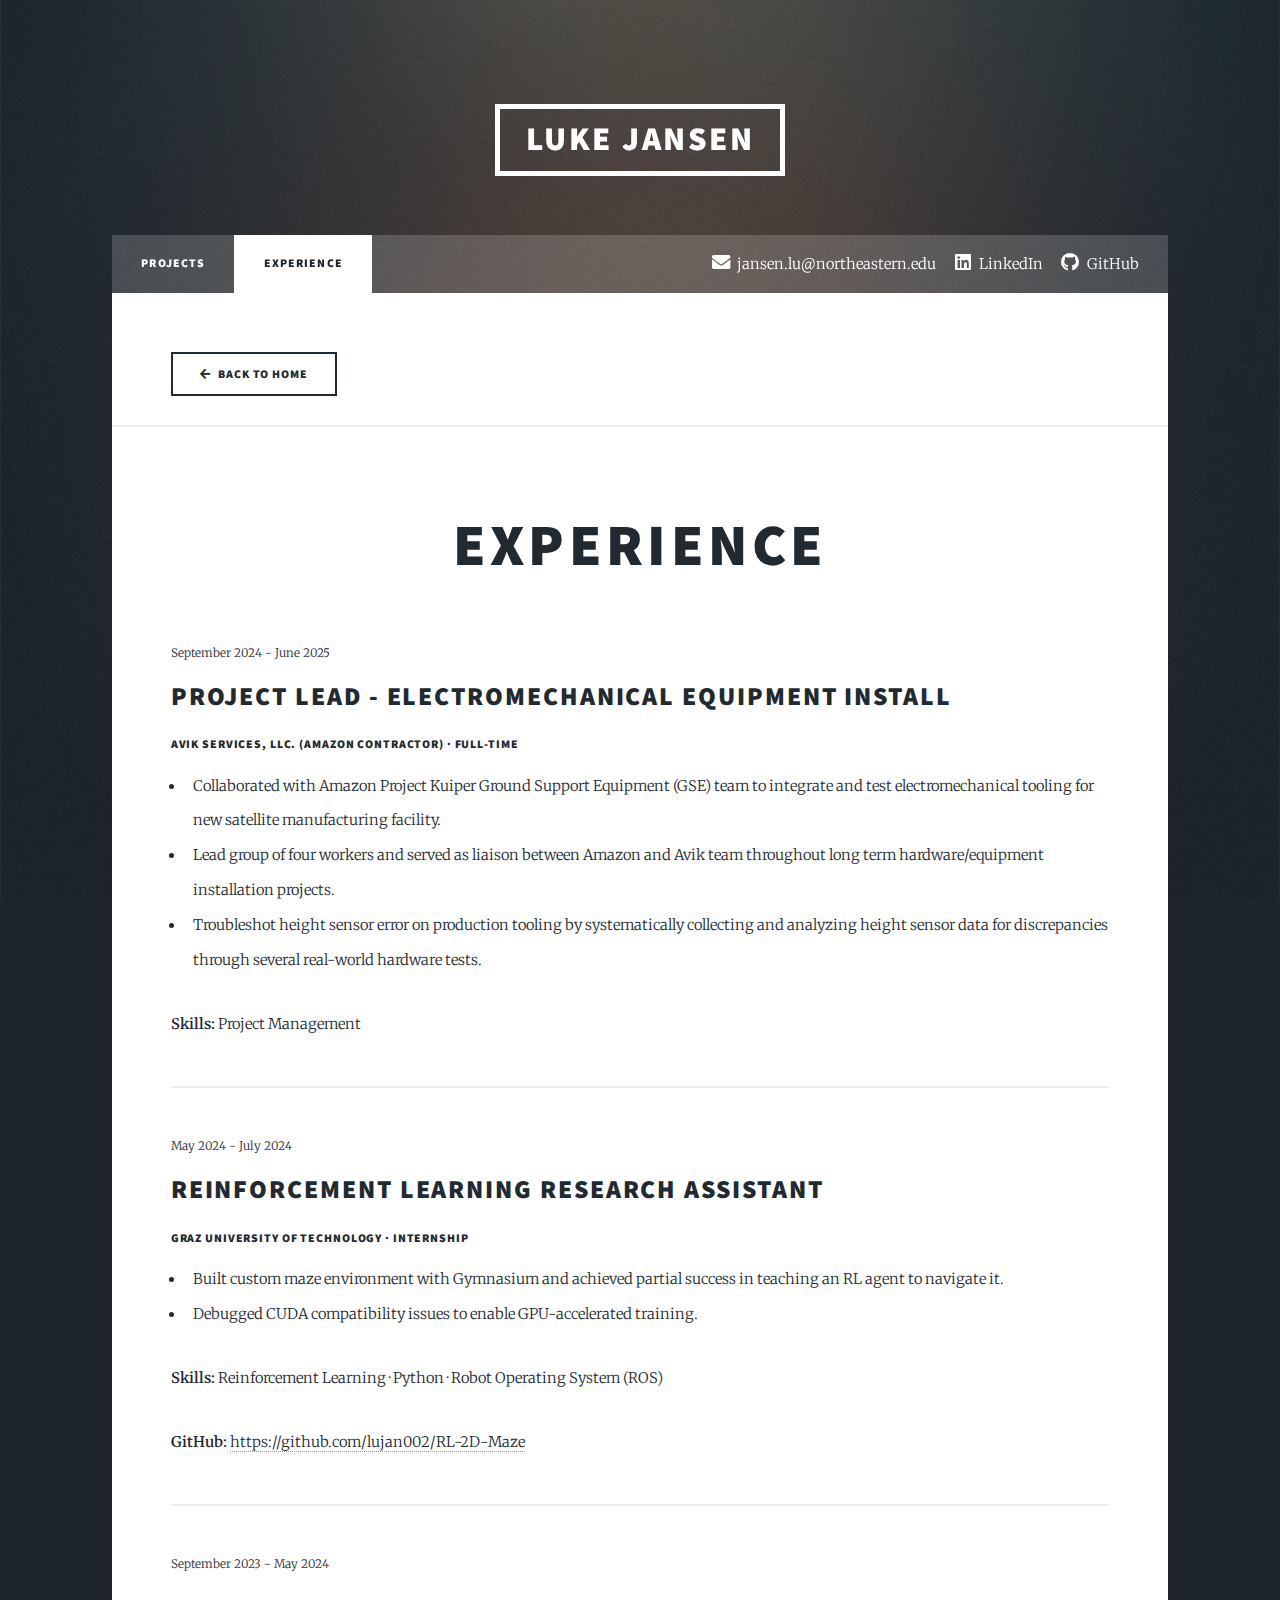
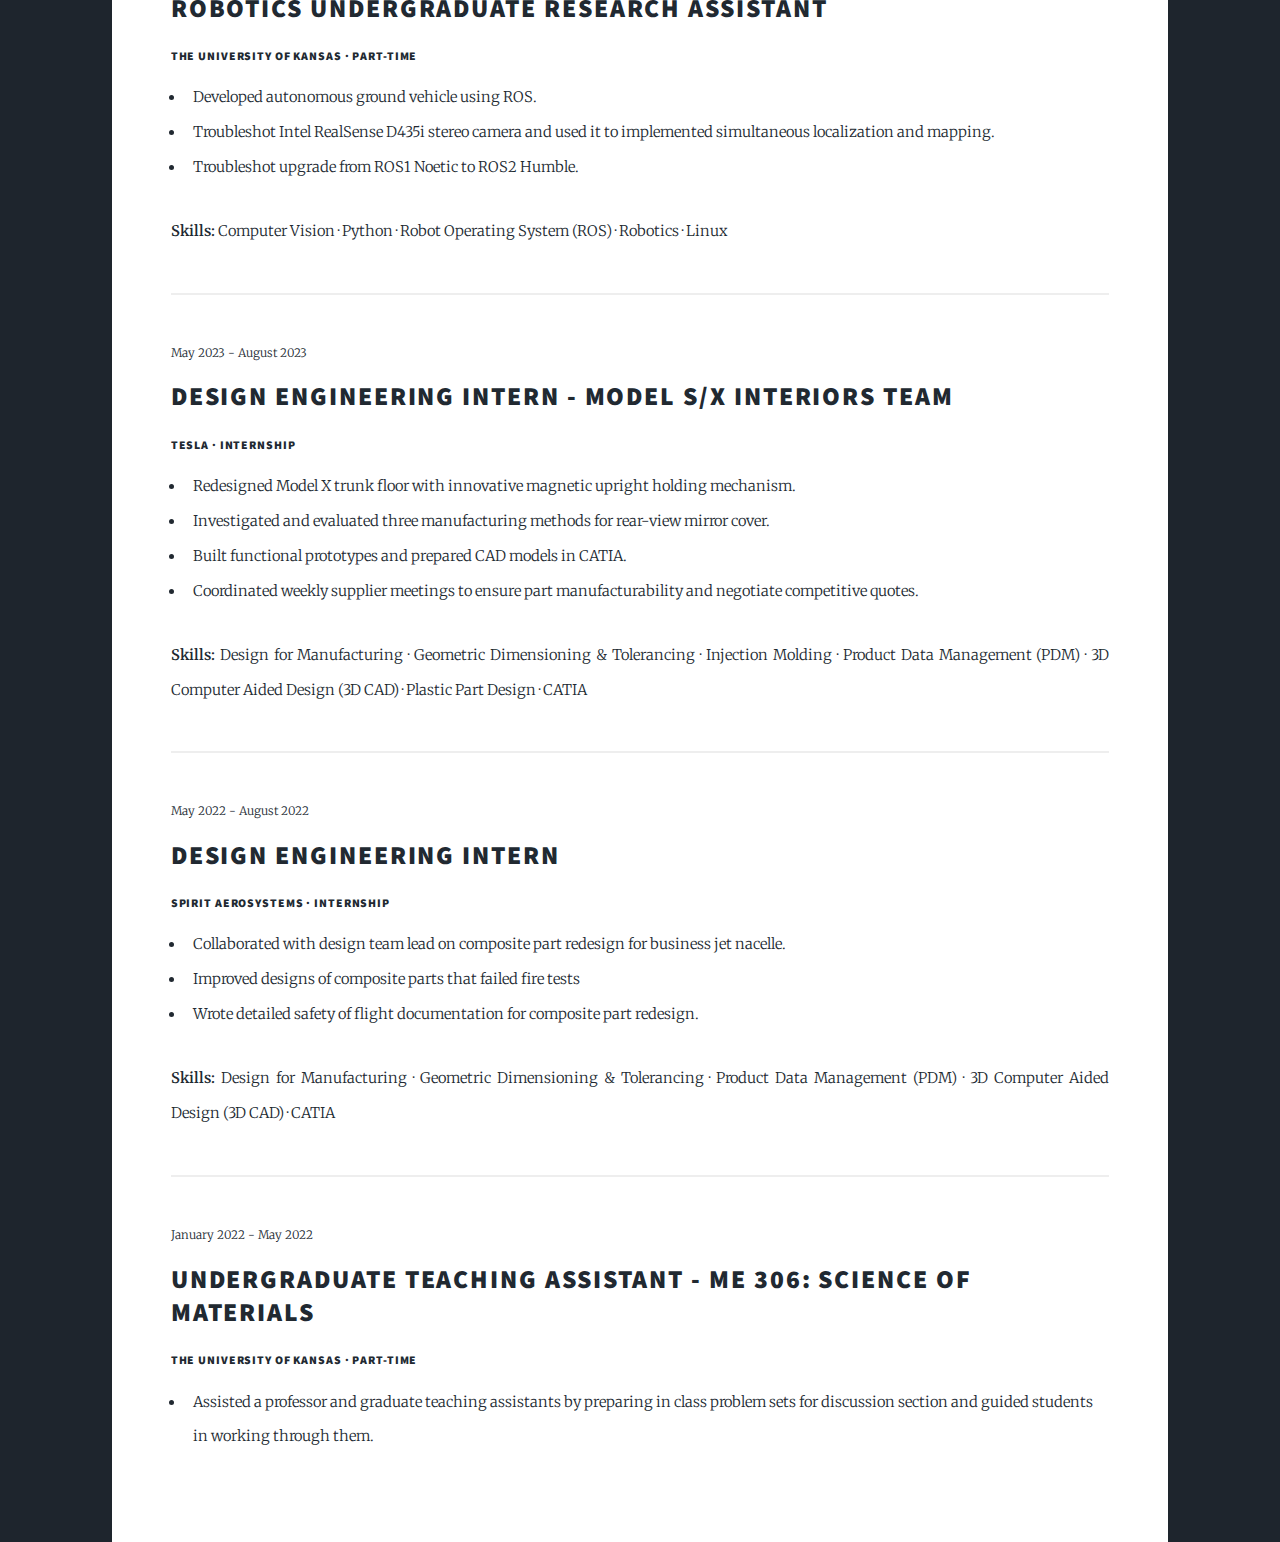
<file: experiences.html>
<!DOCTYPE HTML>
<!--
	Massively by HTML5 UP
	html5up.net | @ajlkn
	Free for personal and commercial use under the CCA 3.0 license (html5up.net/license)
-->
<html>
	<head>
		<title>Experience - Luke Jansen</title>
		<meta charset="utf-8" />
		<meta name="viewport" content="width=device-width, initial-scale=1, user-scalable=no" />
		<link rel="stylesheet" href="assets/css/main.css" />
		<noscript><link rel="stylesheet" href="assets/css/noscript.css" /></noscript>
	</head>
	<body class="is-preload">

		<!-- Wrapper -->
			<div id="wrapper">

				<!-- Header -->
					<header id="header">
						<a href="index.html" class="logo">Luke Jansen</a>
					</header>

				<!-- Nav -->
					<nav id="nav">
						<ul class="links">
							<li><a href="index.html#header">Projects</a></li>
							<li class="active"><a href="experiences.html">Experience</a></li>
						</ul>
						<ul class="icons nav-contact">
							<li><a href="mailto:jansen.lu@northeastern.edu" class="icon solid fa-envelope">jansen.lu@northeastern.edu</a></li>
							<li><a href="https://www.linkedin.com/in/luketjansen/" target="_blank" class="icon brands fa-linkedin">LinkedIn</a></li>
							<li><a href="https://github.com/lujan002" target="_blank" class="icon brands fa-github">GitHub</a></li>
						</ul>
					</nav>

				<!-- Main -->
					<div id="main">

						<p class="back-to-projects" style="text-align: left; margin: 0 0 0 0;">
							<a href="index.html" class="button icon solid fa-arrow-left">Back to Home</a>
						</p>

						<!-- Post -->
							<section class="post">
								<header class="major">
									<h1>Experience</h1>
								</header>

								<!-- Experience Entry 1 - Most Recent -->
								<article class="post">
									<header>
										<span class="date">September 2024 - June 2025</span>
										<h2>Project Lead - Electromechanical Equipment Install</h2>
										<h6>Avik Services, LLC. (Amazon Contractor) · Full-time</h6>
									</header>
									<ul>
										<li>Collaborated with Amazon Project Kuiper Ground Support Equipment (GSE) team to integrate and test electromechanical tooling for new satellite manufacturing facility.</li>
										<li>Lead group of four workers and served as liaison between Amazon and Avik team throughout long term hardware/equipment installation projects.</li>
										<li>Troubleshot height sensor error on production tooling by systematically collecting and analyzing height sensor data for discrepancies through several real-world hardware tests.</li>
									</ul>
									<p><strong>Skills:</strong> Project Management</p>
								</article>

								<hr />

								<!-- Experience Entry 3 -->
								<article class="post">
									<header>
										<span class="date">May 2024 - July 2024</span>
										<h2>Reinforcement Learning Research Assistant</h2>
										<h6>Graz University of Technology · Internship</h6>
									</header>
									<ul>
										<li>Built custom maze environment with Gymnasium and achieved partial success in teaching an RL agent to navigate it.</li>
										<li>Debugged CUDA compatibility issues to enable GPU-accelerated training.</li>
									</ul>
									<p><strong>Skills:</strong> Reinforcement Learning · Python · Robot Operating System (ROS)</p>
									<p><strong>GitHub:</strong> <a href="https://github.com/lujan002/RL-2D-Maze" target="_blank">https://github.com/lujan002/RL-2D-Maze</a></p>
								</article>

								<hr />

								<!-- Experience Entry 4 -->
								<article class="post">
									<header>
										<span class="date">September 2023 - May 2024</span>
										<h2>Robotics Undergraduate Research Assistant</h2>
										<h6>The University of Kansas · Part-time</h6>
									</header>
									<ul>
										<li>Developed autonomous ground vehicle using ROS.</li>
										<li>Troubleshot Intel RealSense D435i stereo camera and used it to implemented simultaneous localization and mapping.</li>
										<li>Troubleshot upgrade from ROS1 Noetic to ROS2 Humble.</li>
									</ul>
									<p><strong>Skills:</strong> Computer Vision · Python · Robot Operating System (ROS) · Robotics · Linux</p>
								</article>

								<hr />

								<!-- Experience Entry 5 -->
								<article class="post">
									<header>
										<span class="date">May 2023 - August 2023</span>
										<h2>Design Engineering Intern - Model S/X Interiors Team</h2>
										<h6>Tesla · Internship</h6>
									</header>
									<ul>
										<li>Redesigned Model X trunk floor with innovative magnetic upright holding mechanism.</li>
										<li>Investigated and evaluated three manufacturing methods for rear-view mirror cover.</li>
										<li>Built functional prototypes and prepared CAD models in CATIA.</li>
										<li>Coordinated weekly supplier meetings to ensure part manufacturability and negotiate competitive quotes.</li>
									</ul>
									<p><strong>Skills:</strong> Design for Manufacturing · Geometric Dimensioning & Tolerancing · Injection Molding · Product Data Management (PDM) · 3D Computer Aided Design (3D CAD) · Plastic Part Design · CATIA</p>
								</article>

								<hr />

								<!-- Experience Entry 6 -->
								<article class="post">
									<header>
										<span class="date">May 2022 - August 2022</span>
										<h2>Design Engineering Intern</h2>
										<h6>Spirit AeroSystems · Internship</h6>
									</header>
									<ul>
										<li>Collaborated with design team lead on composite part redesign for business jet nacelle.</li>
										<li>Improved designs of composite parts that failed fire tests</li>
										<li>Wrote detailed safety of flight documentation for composite part redesign.</li>
									</ul>
									<p><strong>Skills:</strong> Design for Manufacturing · Geometric Dimensioning & Tolerancing · Product Data Management (PDM) · 3D Computer Aided Design (3D CAD) · CATIA</p>
								</article>

								<hr />

								<!-- Experience Entry 7 - Oldest -->
								<article class="post">
									<header>
										<span class="date">January 2022 - May 2022</span>
										<h2>Undergraduate Teaching Assistant - ME 306: Science of Materials</h2>
										<h6>The University of Kansas · Part-time</h6>
									</header>
									<ul>
										<li>Assisted a professor and graduate teaching assistants by preparing in class problem sets for discussion section and guided students in working through them.</li>
				
									</ul>
								</article>

							</section>

					</div>

			</div>

		<!-- Scripts -->
			<script src="assets/js/jquery.min.js"></script>
			<script src="assets/js/jquery.scrollex.min.js"></script>
			<script src="assets/js/jquery.scrolly.min.js"></script>
			<script src="assets/js/browser.min.js"></script>
			<script src="assets/js/breakpoints.min.js"></script>
			<script src="assets/js/util.js"></script>
			<script src="assets/js/main.js"></script>

	</body>
</html>
</file>
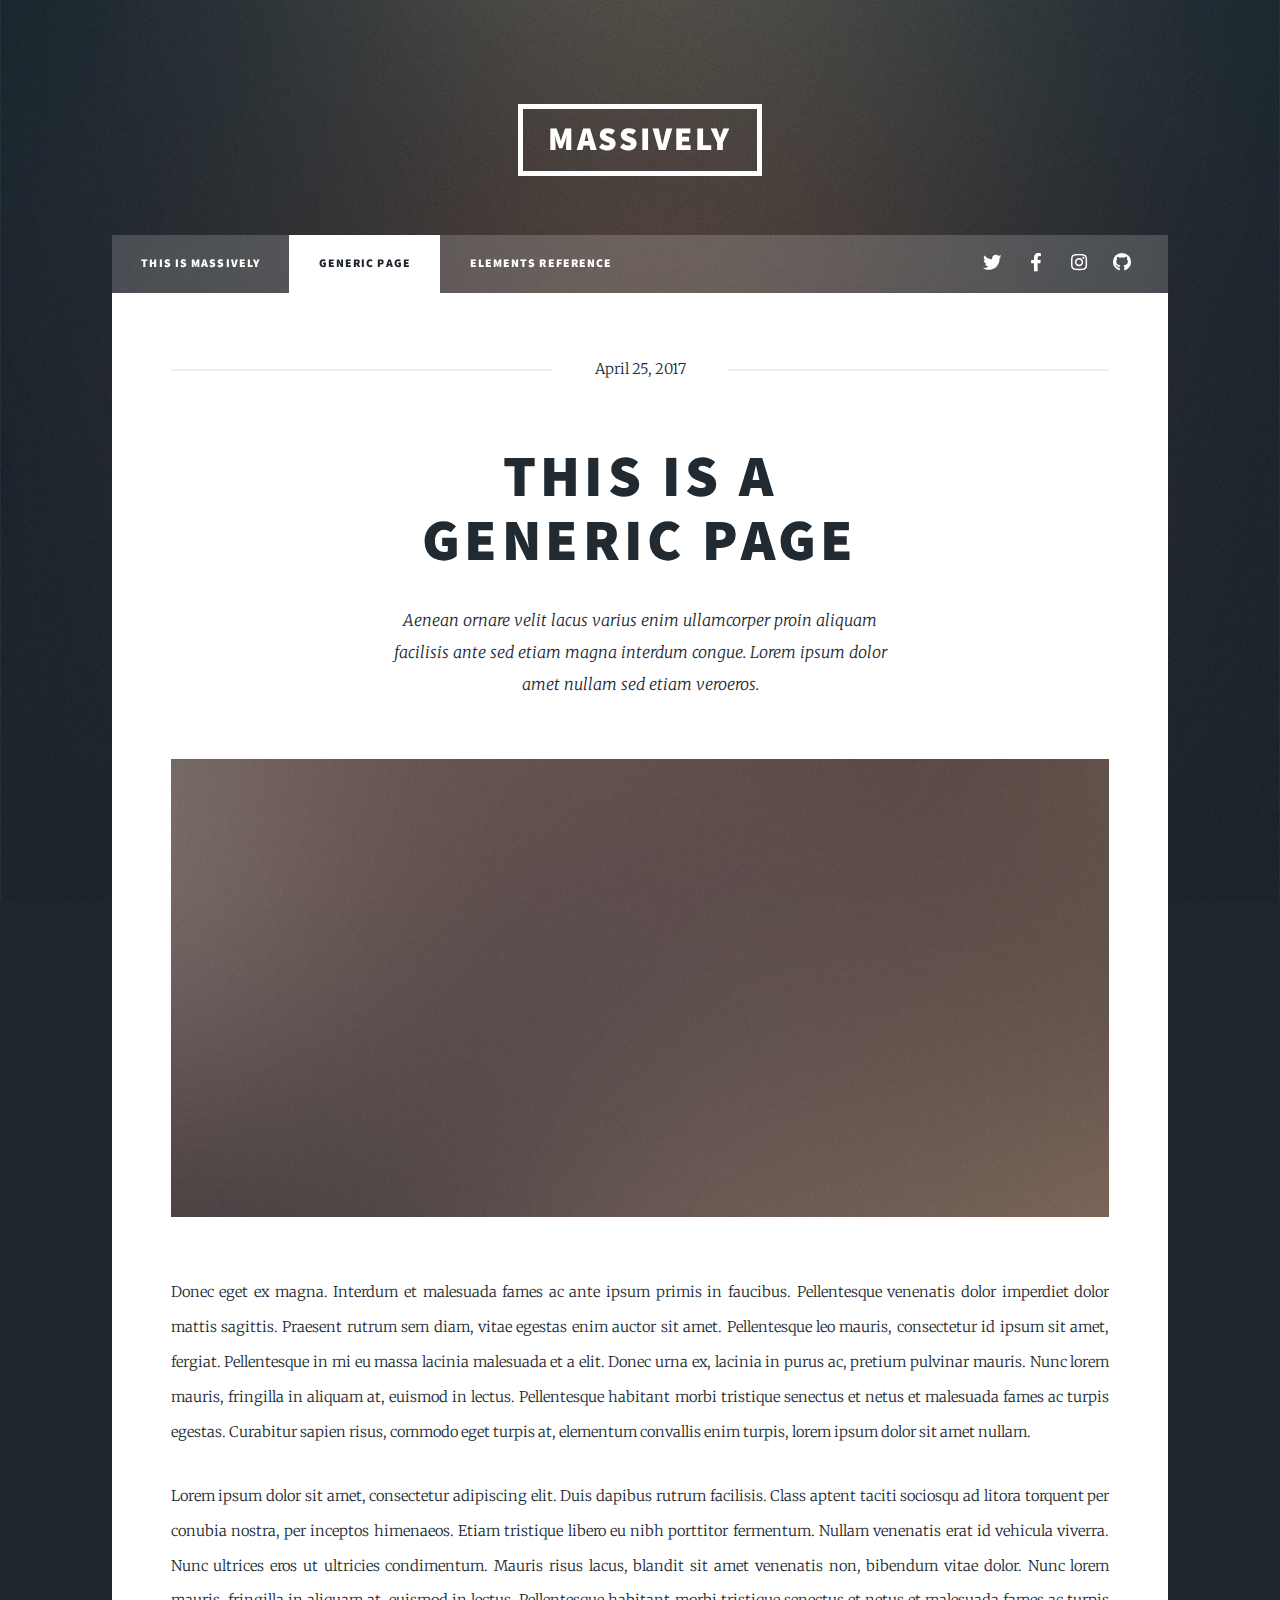
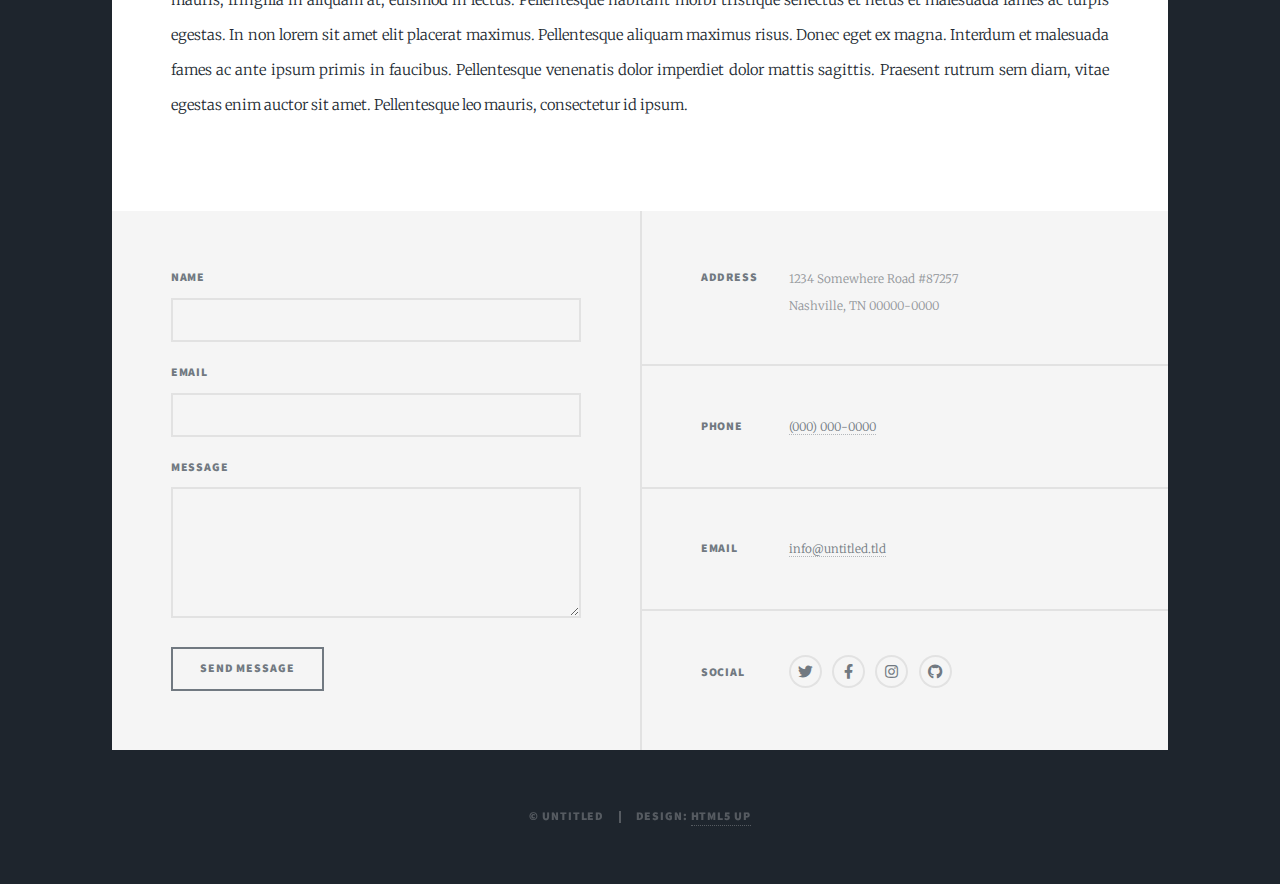
<file: generic.html>
<!DOCTYPE HTML>
<!--
	Massively by HTML5 UP
	html5up.net | @ajlkn
	Free for personal and commercial use under the CCA 3.0 license (html5up.net/license)
-->
<html>
	<head>
		<title>Generic Page - Massively by HTML5 UP</title>
		<meta charset="utf-8" />
		<meta name="viewport" content="width=device-width, initial-scale=1, user-scalable=no" />
		<link rel="stylesheet" href="assets/css/main.css" />
		<noscript><link rel="stylesheet" href="assets/css/noscript.css" /></noscript>
	</head>
	<body class="is-preload">

		<!-- Wrapper -->
			<div id="wrapper">

				<!-- Header -->
					<header id="header">
						<a href="index.html" class="logo">Massively</a>
					</header>

				<!-- Nav -->
					<nav id="nav">
						<ul class="links">
							<li><a href="index.html">This is Massively</a></li>
							<li class="active"><a href="generic.html">Generic Page</a></li>
							<li><a href="elements.html">Elements Reference</a></li>
						</ul>
						<ul class="icons">
							<li><a href="#" class="icon brands fa-twitter"><span class="label">Twitter</span></a></li>
							<li><a href="#" class="icon brands fa-facebook-f"><span class="label">Facebook</span></a></li>
							<li><a href="#" class="icon brands fa-instagram"><span class="label">Instagram</span></a></li>
							<li><a href="#" class="icon brands fa-github"><span class="label">GitHub</span></a></li>
						</ul>
					</nav>

				<!-- Main -->
					<div id="main">

						<!-- Post -->
							<section class="post">
								<header class="major">
									<span class="date">April 25, 2017</span>
									<h1>This is a<br />
									Generic Page</h1>
									<p>Aenean ornare velit lacus varius enim ullamcorper proin aliquam<br />
									facilisis ante sed etiam magna interdum congue. Lorem ipsum dolor<br />
									amet nullam sed etiam veroeros.</p>
								</header>
								<div class="image main"><img src="images/pic01.jpg" alt="" /></div>
								<p>Donec eget ex magna. Interdum et malesuada fames ac ante ipsum primis in faucibus. Pellentesque venenatis dolor imperdiet dolor mattis sagittis. Praesent rutrum sem diam, vitae egestas enim auctor sit amet. Pellentesque leo mauris, consectetur id ipsum sit amet, fergiat. Pellentesque in mi eu massa lacinia malesuada et a elit. Donec urna ex, lacinia in purus ac, pretium pulvinar mauris. Nunc lorem mauris, fringilla in aliquam at, euismod in lectus. Pellentesque habitant morbi tristique senectus et netus et malesuada fames ac turpis egestas. Curabitur sapien risus, commodo eget turpis at, elementum convallis enim turpis, lorem ipsum dolor sit amet nullam.</p>
								<p>Lorem ipsum dolor sit amet, consectetur adipiscing elit. Duis dapibus rutrum facilisis. Class aptent taciti sociosqu ad litora torquent per conubia nostra, per inceptos himenaeos. Etiam tristique libero eu nibh porttitor fermentum. Nullam venenatis erat id vehicula viverra. Nunc ultrices eros ut ultricies condimentum. Mauris risus lacus, blandit sit amet venenatis non, bibendum vitae dolor. Nunc lorem mauris, fringilla in aliquam at, euismod in lectus. Pellentesque habitant morbi tristique senectus et netus et malesuada fames ac turpis egestas. In non lorem sit amet elit placerat maximus. Pellentesque aliquam maximus risus. Donec eget ex magna. Interdum et malesuada fames ac ante ipsum primis in faucibus. Pellentesque venenatis dolor imperdiet dolor mattis sagittis. Praesent rutrum sem diam, vitae egestas enim auctor sit amet. Pellentesque leo mauris, consectetur id ipsum.</p>
							</section>

					</div>

				<!-- Footer -->
					<footer id="footer">
						<section>
							<form method="post" action="#">
								<div class="fields">
									<div class="field">
										<label for="name">Name</label>
										<input type="text" name="name" id="name" />
									</div>
									<div class="field">
										<label for="email">Email</label>
										<input type="text" name="email" id="email" />
									</div>
									<div class="field">
										<label for="message">Message</label>
										<textarea name="message" id="message" rows="3"></textarea>
									</div>
								</div>
								<ul class="actions">
									<li><input type="submit" value="Send Message" /></li>
								</ul>
							</form>
						</section>
						<section class="split contact">
							<section class="alt">
								<h3>Address</h3>
								<p>1234 Somewhere Road #87257<br />
								Nashville, TN 00000-0000</p>
							</section>
							<section>
								<h3>Phone</h3>
								<p><a href="#">(000) 000-0000</a></p>
							</section>
							<section>
								<h3>Email</h3>
								<p><a href="#">info@untitled.tld</a></p>
							</section>
							<section>
								<h3>Social</h3>
								<ul class="icons alt">
									<li><a href="#" class="icon brands alt fa-twitter"><span class="label">Twitter</span></a></li>
									<li><a href="#" class="icon brands alt fa-facebook-f"><span class="label">Facebook</span></a></li>
									<li><a href="#" class="icon brands alt fa-instagram"><span class="label">Instagram</span></a></li>
									<li><a href="#" class="icon brands alt fa-github"><span class="label">GitHub</span></a></li>
								</ul>
							</section>
						</section>
					</footer>

				<!-- Copyright -->
					<div id="copyright">
						<ul><li>&copy; Untitled</li><li>Design: <a href="https://html5up.net">HTML5 UP</a></li></ul>
					</div>

			</div>

		<!-- Scripts -->
			<script src="assets/js/jquery.min.js"></script>
			<script src="assets/js/jquery.scrollex.min.js"></script>
			<script src="assets/js/jquery.scrolly.min.js"></script>
			<script src="assets/js/browser.min.js"></script>
			<script src="assets/js/breakpoints.min.js"></script>
			<script src="assets/js/util.js"></script>
			<script src="assets/js/main.js"></script>

	</body>
</html>
</file>
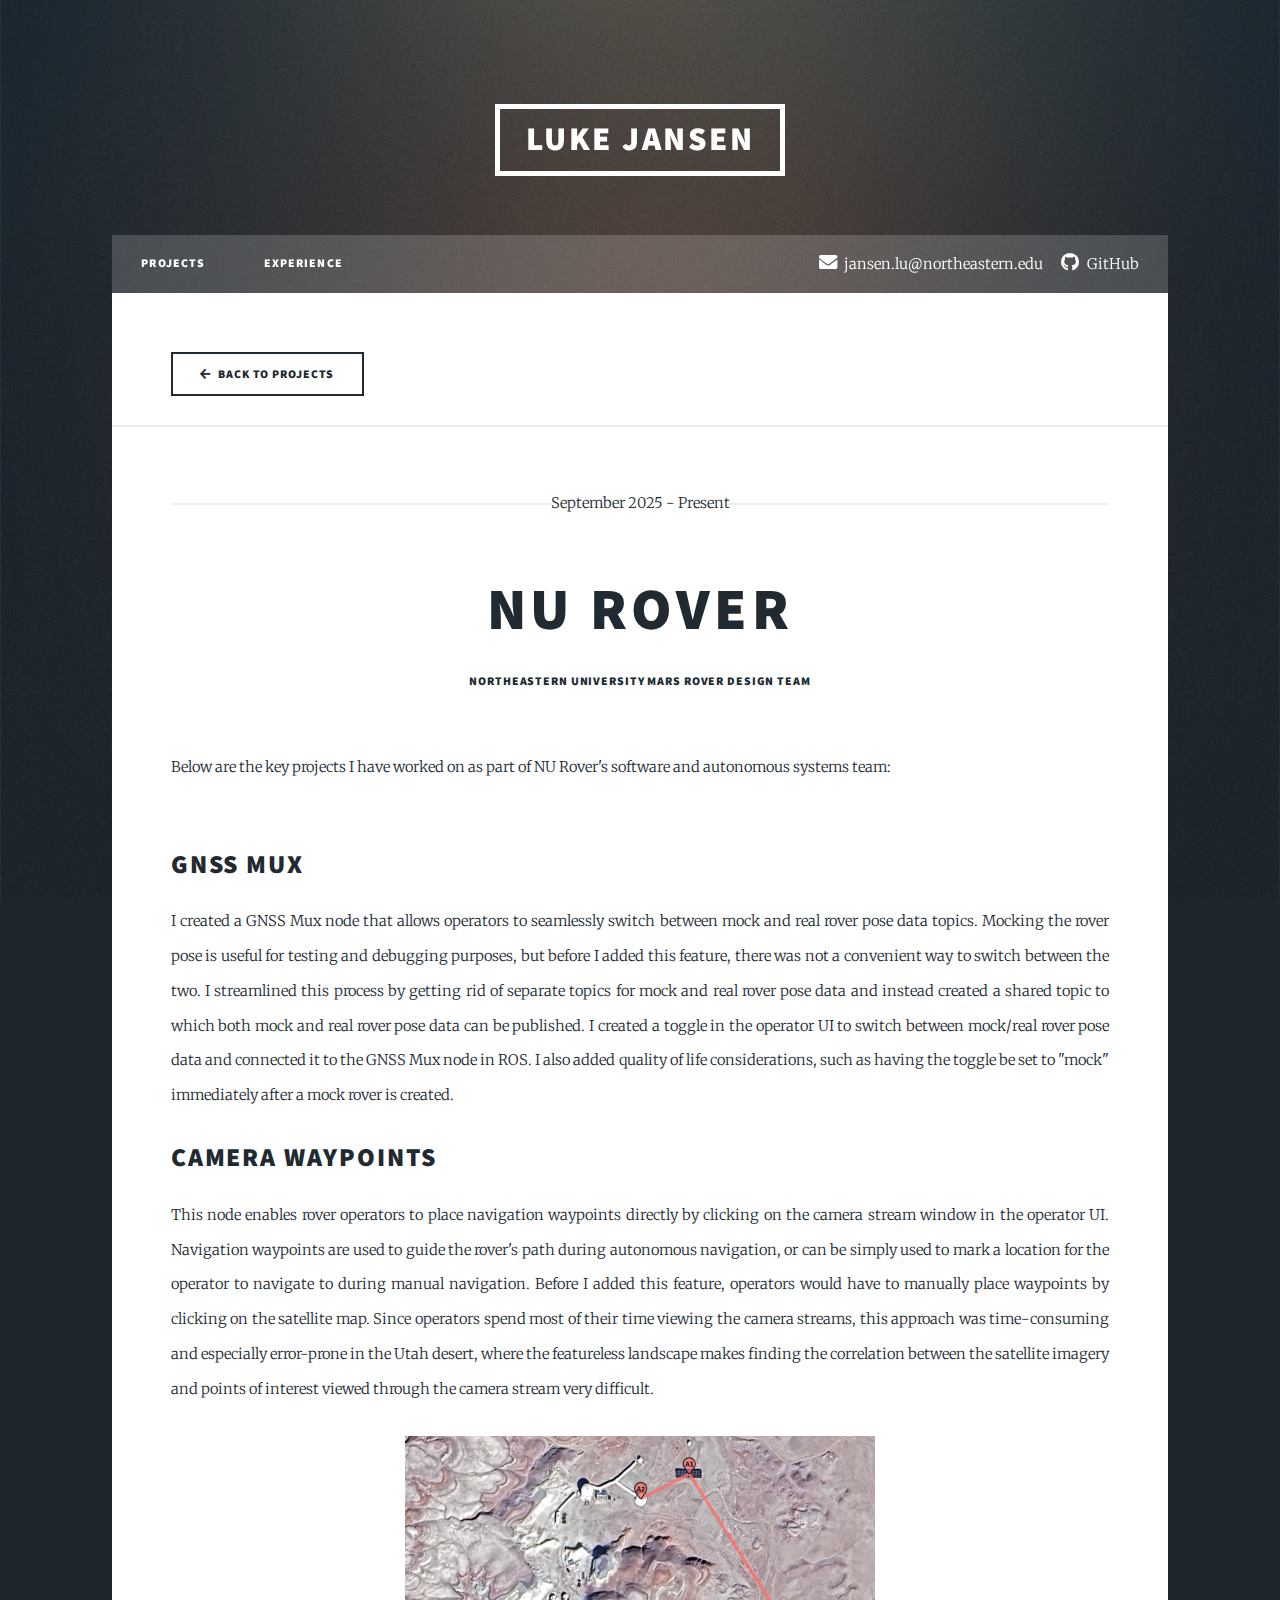
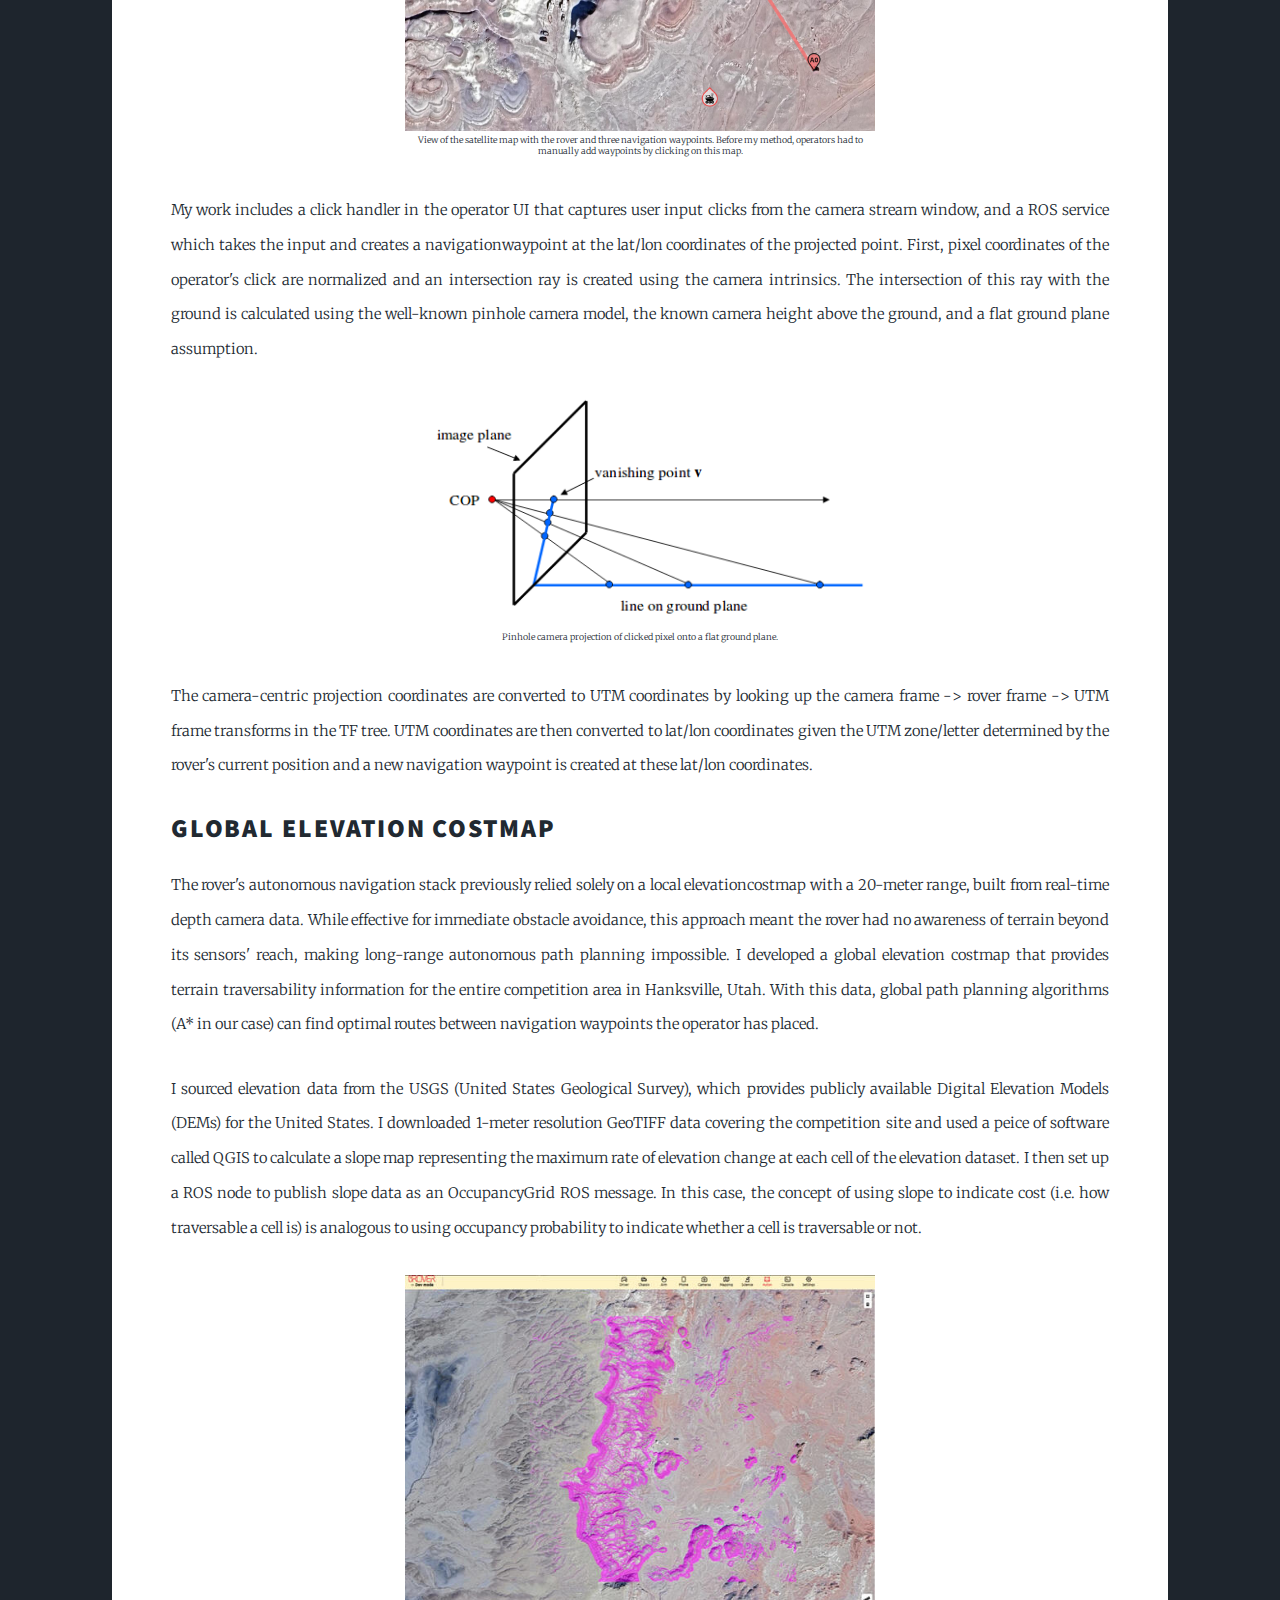
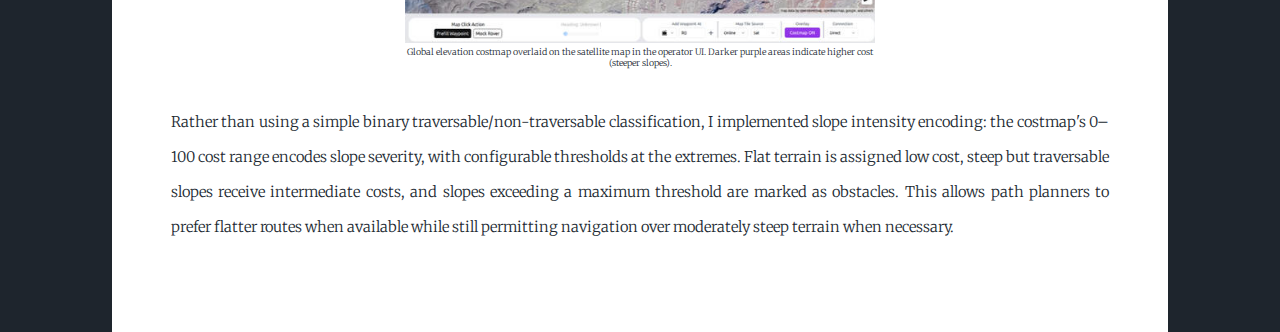
<file: nurover.html>
<!DOCTYPE HTML>
<!--
	Massively by HTML5 UP
	html5up.net | @ajlkn
	Free for personal and commercial use under the CCA 3.0 license (html5up.net/license)
-->
<html>
	<head>
		<title>Project Title - Luke Jansen</title>
		<meta charset="utf-8" />
		<meta name="viewport" content="width=device-width, initial-scale=1, user-scalable=no" />
		<link rel="stylesheet" href="assets/css/main.css" />
		<noscript><link rel="stylesheet" href="assets/css/noscript.css" /></noscript>
	</head>
	<body class="is-preload">

		<!-- Wrapper -->
			<div id="wrapper">

				<!-- Header -->
					<header id="header">
						<a href="index.html" class="logo">Luke Jansen</a>
					</header>

				<!-- Nav -->
					<nav id="nav">
						<ul class="links">
							<li><a href="index.html#header">Projects</a></li>
							<li><a href="experiences.html">Experience</a></li>
						</ul>
						<ul class="icons nav-contact">
							<li><a href="mailto:jansen.lu@northeastern.edu" class="icon solid fa-envelope">jansen.lu@northeastern.edu</a></li>
							<li><a href="https://github.com/lujan002" target="_blank" class="icon brands fa-github">GitHub</a></li>
						</ul>
					</nav>

				<!-- Main -->
					<div id="main">

						<p class="back-to-projects" style="text-align: left; margin: 0;">
							<a href="index.html#nurover" class="button icon solid fa-arrow-left">Back to Projects</a>
						</p>

						<!-- Post -->
							<section class="post">
								<header class="major">
									<span class="date">September 2025 - Present</span>
									<h1>NU Rover</h1>
									<h6>Northeastern University Mars Rover Design Team</h6>
								</header>

									<p>Below are the key projects I have worked on as part of NU Rover's software and autonomous systems team:<br></br>
									<h2>GNSS Mux</h2>
										<p>I created a GNSS Mux node that allows operators to seamlessly switch between mock and real rover pose data topics. 
											Mocking the rover pose is useful for testing and debugging purposes, but before I added this feature, there was not a convenient way to switch between the two.
											I streamlined this process by getting rid of separate topics for mock and real rover pose data and instead created a shared topic to which both mock and real 
											rover pose data can be published. I created a toggle in the operator UI to switch between mock/real rover pose data and connected it to the GNSS Mux node in ROS. 
											I also added quality of life considerations, such as having the toggle be set to "mock" immediately after a mock rover is created. 
										</p>
									<!-- <figure class="image" style="max-width: 50%; margin: 0 auto 2.5em auto; display: block; line-height: 1.2;">
										<img src="images/gnss_settings.png" alt="View of the satellite map with mock rover and three waypoints. Before my method, operators had to manually add waypoints by clicking on this map." style="width: 100%; height: auto; display: block; margin: 0 auto;" />
										<figcaption style="text-align: center; font-size: 0.6em; margin-top: 0.5em; line-height: 1.2;">
											GNSS topic toggle in the operator UI. "Ublox" refers to manufacturer of the rover's physical GNSS receiver.
										</figcaption>
									</figure> -->
								<h2>Camera Waypoints</h2>					
									<p>This node enables rover operators to place navigation waypoints directly by clicking on the 
										camera stream window in the operator UI. Navigation waypoints are used to guide the rover's path during autonomous navigation, 
										or can be simply used to mark a location for the operator to navigate to during manual navigation.
										Before I added this feature, operators would have to manually place waypoints by clicking on the satellite 
										map. Since operators spend most of their time viewing the camera streams, this approach was 
										time-consuming and especially error-prone in the Utah desert, where the featureless landscape makes finding
										the correlation between the satellite imagery and points of interest viewed through the camera stream very difficult.
									</p>
									<figure class="image" style="max-width: 50%; margin: 0 auto 2.5em auto; display: block; line-height: 1.2;">
										<img src="images/waypoints.png" alt="View of the satellite map with mock rover and three waypoints. Before my method, operators had to manually add waypoints by clicking on this map." style="width: 100%; height: auto; display: block; margin: 0 auto;" />
										<figcaption style="text-align: center; font-size: 0.6em; margin-top: 0.5em; line-height: 1.2;">
											View of the satellite map with the rover and three navigation waypoints. Before my method, operators had to manually add waypoints by clicking on this map.
										</figcaption>
									</figure>
									<p>My work includes a click handler in the operator UI that captures user input clicks from the camera stream window, and a ROS service which takes the input and
										creates a navigationwaypoint at the lat/lon coordinates of the projected point. First, pixel coordinates of the operator's click are normalized and 
										an intersection ray is created using the camera intrinsics. The intersection of this ray with the 
										ground is calculated using the well-known pinhole camera model, the known camera height above the ground, and a flat ground plane assumption.
									</p>
									<figure class="image" style="max-width: 50%; margin: 0 auto 2.5em auto; display: block; line-height: 1.2;">
										<img src="images/camera_ground_projection.png" alt="Diagram: camera, projection ray to ground, and the projected waypoint location." style="width: 100%; height: auto; display: block; margin: 0 auto;" />
										<figcaption style="text-align: center; font-size: 0.6em; margin-top: 0.5em; line-height: 1.2;">
											Pinhole camera projection of clicked pixel onto a flat ground plane.
										</figcaption>
									</figure>
									<p>The camera-centric projection coordinates are converted to UTM coordinates by looking up the camera frame -> rover frame -> UTM frame 
										transforms in the TF tree. UTM coordinates are then converted to lat/lon coordinates given the UTM zone/letter determined by the rover's current position
										and a new navigation waypoint is created at these lat/lon coordinates.
									</p>
													
				
								<h2>Global elevation costmap</h2>
								<p>The rover's autonomous navigation stack previously relied solely on a local elevationcostmap with a 20-meter range, built from 
									real-time depth camera data. While effective for immediate obstacle avoidance, this approach meant the rover had no awareness 
									of terrain beyond its sensors' reach, making long-range autonomous path planning impossible. I developed a global 
									elevation costmap that provides terrain traversability information for the entire competition area in Hanksville, Utah. With this data,
									global path planning algorithms (A* in our case) can find optimal routes between navigation waypoints the operator has placed.
								</p>
								<p>I sourced elevation data from the USGS (United States Geological Survey), which provides publicly available Digital Elevation 
									Models (DEMs) for the United States. I downloaded 1-meter resolution GeoTIFF data covering the competition site and used a peice of software 
									called QGIS to calculate a slope map representing the maximum rate of elevation change at each cell of the elevation dataset.									
									I then set up a ROS node to publish slope data as an OccupancyGrid ROS message. In this case, the concept of using slope to indicate cost (i.e. how traversable a cell is) 
									is analogous to using occupancy probability to indicate whether a cell is traversable or not.
								</p>
								<figure class="image" style="max-width: 50%; margin: 0 auto 2.5em auto; display: block; line-height: 1.2;">
									<img src="images/global_elev_map.jpg" alt="Global elevation costmap overlaid on the satellite map, showing terrain traversability with darker purple indicating steeper slopes." style="width: 100%; height: auto; display: block; margin: 0 auto;" />
									<figcaption style="text-align: center; font-size: 0.6em; margin-top: 0.5em; line-height: 1.2;">
										Global elevation costmap overlaid on the satellite map in the operator UI. Darker purple areas indicate higher cost (steeper slopes).
									</figcaption>
								</figure>
								<p>Rather than using a simple binary traversable/non-traversable classification, I implemented slope 
									intensity encoding: the costmap's 0–100 cost range encodes slope severity, with configurable thresholds at the extremes. 
									Flat terrain is assigned low cost, steep but traversable slopes receive intermediate costs, and slopes exceeding a 
									maximum threshold are marked as obstacles. This allows path planners to prefer flatter routes when available while still 
									permitting navigation over moderately steep terrain when necessary.
								</p>
								<!-- <p>To properly integrate the costmap with the rover's existing coordinate frames, I implemented TF transforms that align 
									the costmap frame with the UTM coordinate system. The costmap is centered on the rover's current GNSS position, 
									providing a 1km × 1km window of terrain data around the rover that updates as it moves through the environment.
								</p> -->

					</div>


			</div>

		<!-- Scripts -->
			<script src="assets/js/jquery.min.js"></script>
			<script src="assets/js/jquery.scrollex.min.js"></script>
			<script src="assets/js/jquery.scrolly.min.js"></script>
			<script src="assets/js/browser.min.js"></script>
			<script src="assets/js/breakpoints.min.js"></script>
			<script src="assets/js/util.js"></script>
			<script src="assets/js/main.js"></script>

	</body>
</html>
</file>
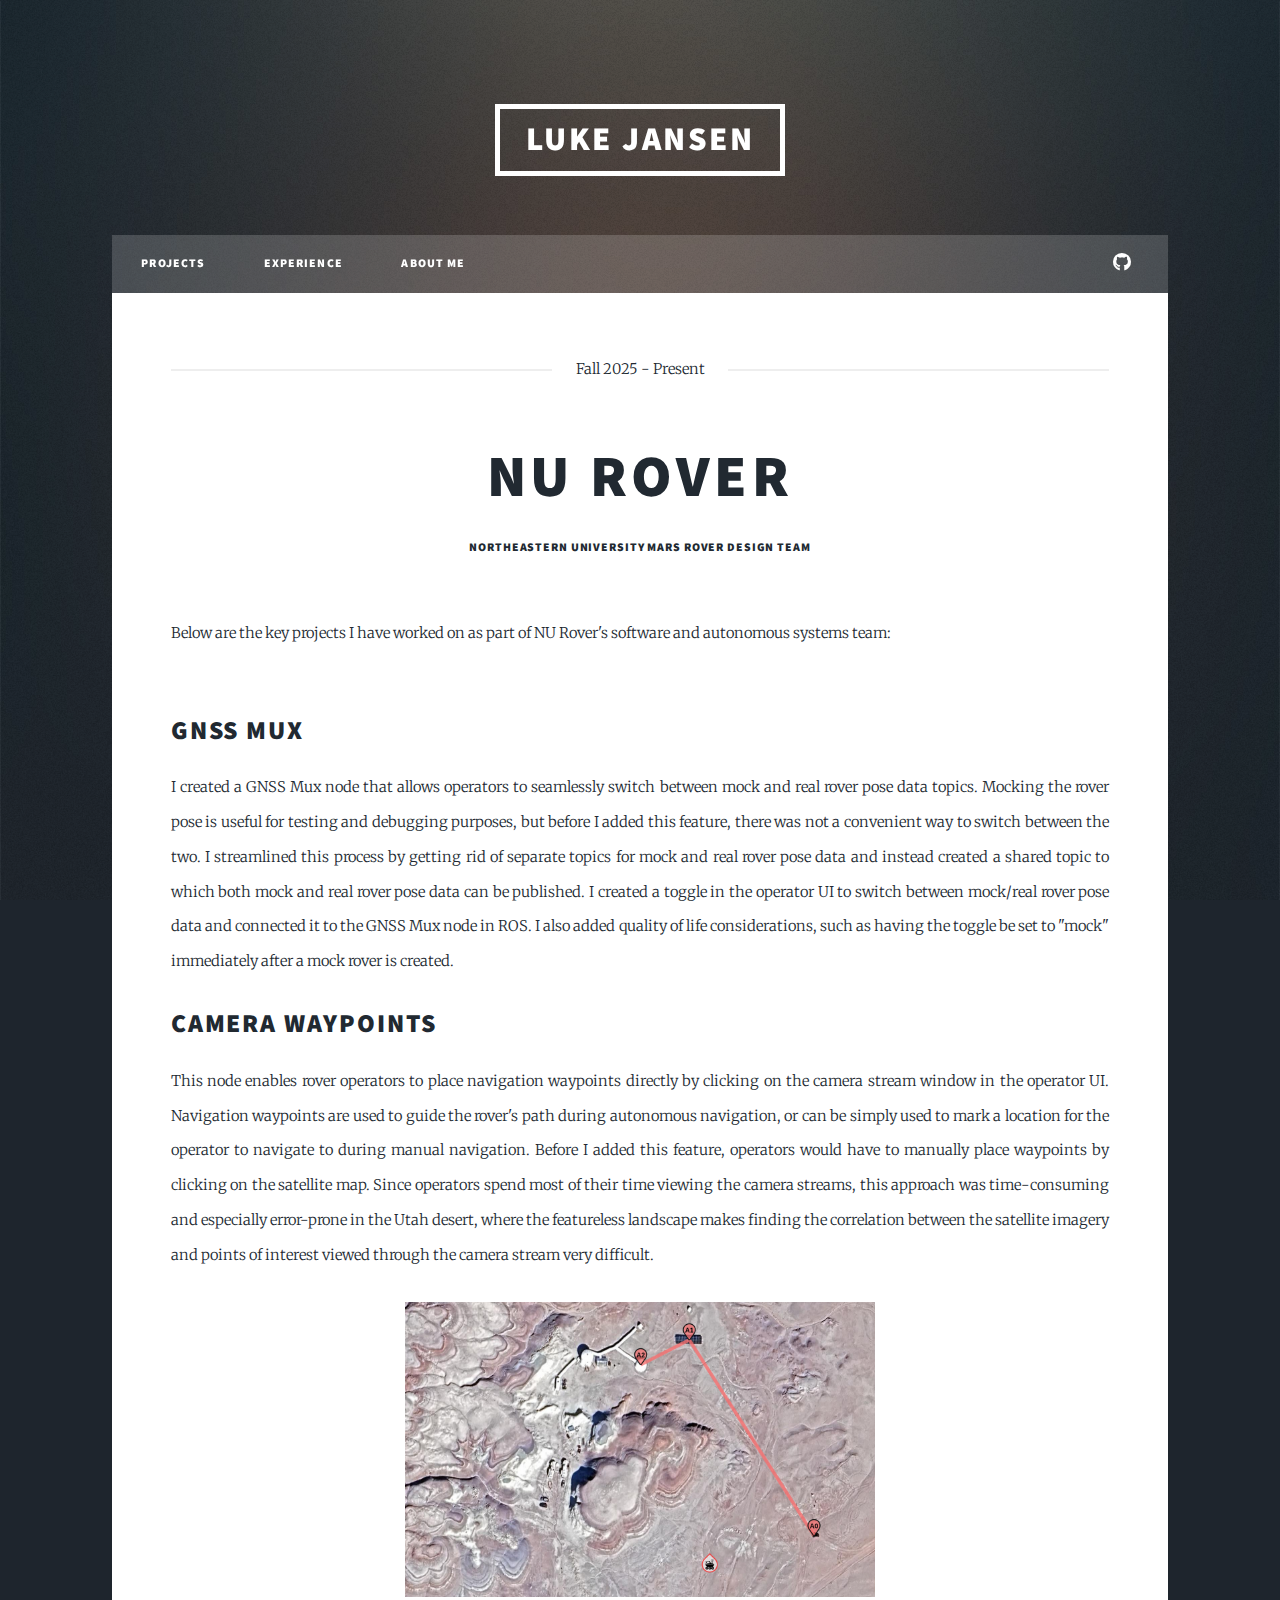
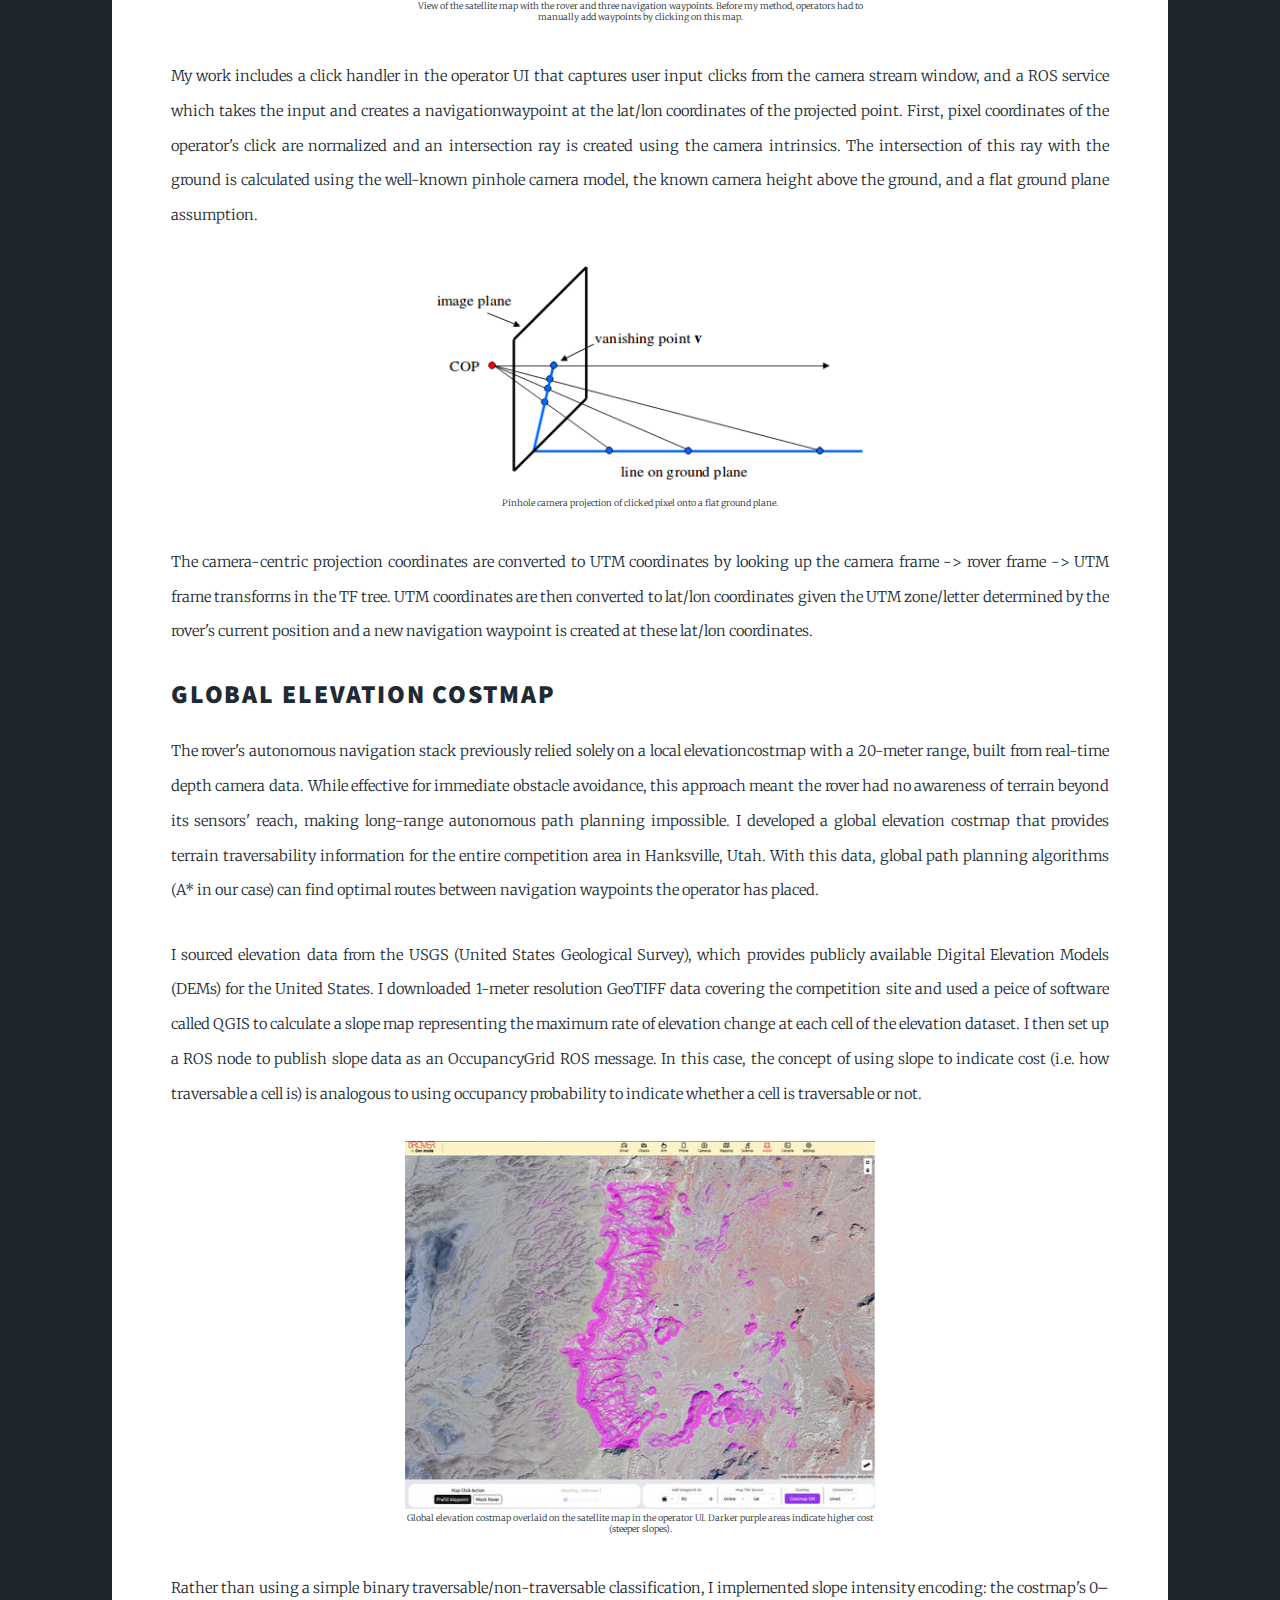
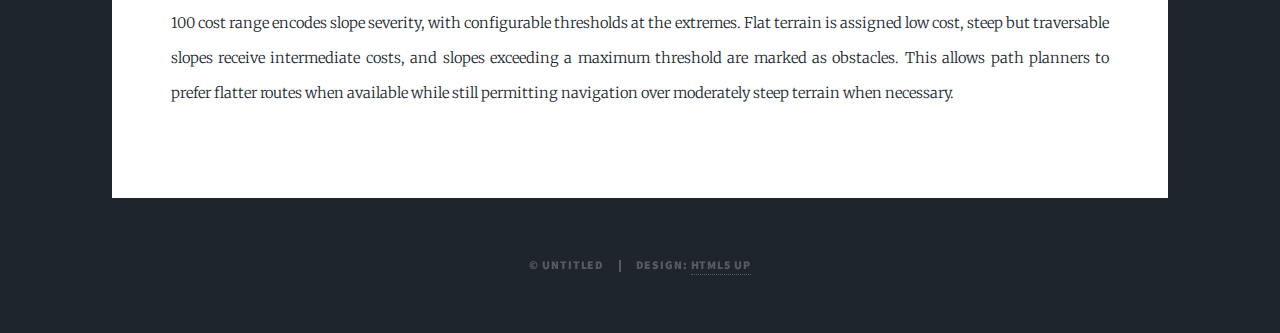
<file: project1-details.html>
<!DOCTYPE HTML>
<!--
	Massively by HTML5 UP
	html5up.net | @ajlkn
	Free for personal and commercial use under the CCA 3.0 license (html5up.net/license)
-->
<html>
	<head>
		<title>Project Title - Luke Jansen</title>
		<meta charset="utf-8" />
		<meta name="viewport" content="width=device-width, initial-scale=1, user-scalable=no" />
		<link rel="stylesheet" href="assets/css/main.css" />
		<noscript><link rel="stylesheet" href="assets/css/noscript.css" /></noscript>
	</head>
	<body class="is-preload">

		<!-- Wrapper -->
			<div id="wrapper">

				<!-- Header -->
					<header id="header">
						<a href="index.html" class="logo">Luke Jansen</a>
					</header>

				<!-- Nav -->
					<nav id="nav">
						<ul class="links">
							<li><a href="index.html">Projects</a></li>
							<li><a href="generic.html">Experience</a></li>
							<li><a href="elements.html">About Me</a></li>
						</ul>
						<ul class="icons">
							<li><a href="#" class="icon brands fa-github"><span class="label">GitHub</span></a></li>
						</ul>
					</nav>

				<!-- Main -->
					<div id="main">

						<!-- Post -->
							<section class="post">
								<header class="major">
									<span class="date">Fall 2025 - Present</span>
									<h1>NU Rover</h1>
									<h6>Northeastern University Mars Rover Design Team</h6>
								</header>

									<p>Below are the key projects I have worked on as part of NU Rover's software and autonomous systems team:<br></br>
									<h2>GNSS Mux</h2>
										<p>I created a GNSS Mux node that allows operators to seamlessly switch between mock and real rover pose data topics. 
											Mocking the rover pose is useful for testing and debugging purposes, but before I added this feature, there was not a convenient way to switch between the two.
											I streamlined this process by getting rid of separate topics for mock and real rover pose data and instead created a shared topic to which both mock and real 
											rover pose data can be published. I created a toggle in the operator UI to switch between mock/real rover pose data and connected it to the GNSS Mux node in ROS. 
											I also added quality of life considerations, such as having the toggle be set to "mock" immediately after a mock rover is created. 
										</p>
									<!-- <figure class="image" style="max-width: 50%; margin: 0 auto 2.5em auto; display: block; line-height: 1.2;">
										<img src="images/gnss_settings.png" alt="View of the satellite map with mock rover and three waypoints. Before my method, operators had to manually add waypoints by clicking on this map." style="width: 100%; height: auto; display: block; margin: 0 auto;" />
										<figcaption style="text-align: center; font-size: 0.6em; margin-top: 0.5em; line-height: 1.2;">
											GNSS topic toggle in the operator UI. "Ublox" refers to manufacturer of the rover's physical GNSS receiver.
										</figcaption>
									</figure> -->
								<h2>Camera Waypoints</h2>					
									<p>This node enables rover operators to place navigation waypoints directly by clicking on the 
										camera stream window in the operator UI. Navigation waypoints are used to guide the rover's path during autonomous navigation, 
										or can be simply used to mark a location for the operator to navigate to during manual navigation.
										Before I added this feature, operators would have to manually place waypoints by clicking on the satellite 
										map. Since operators spend most of their time viewing the camera streams, this approach was 
										time-consuming and especially error-prone in the Utah desert, where the featureless landscape makes finding
										the correlation between the satellite imagery and points of interest viewed through the camera stream very difficult.
									</p>
									<figure class="image" style="max-width: 50%; margin: 0 auto 2.5em auto; display: block; line-height: 1.2;">
										<img src="images/waypoints.png" alt="View of the satellite map with mock rover and three waypoints. Before my method, operators had to manually add waypoints by clicking on this map." style="width: 100%; height: auto; display: block; margin: 0 auto;" />
										<figcaption style="text-align: center; font-size: 0.6em; margin-top: 0.5em; line-height: 1.2;">
											View of the satellite map with the rover and three navigation waypoints. Before my method, operators had to manually add waypoints by clicking on this map.
										</figcaption>
									</figure>
									<p>My work includes a click handler in the operator UI that captures user input clicks from the camera stream window, and a ROS service which takes the input and
										creates a navigationwaypoint at the lat/lon coordinates of the projected point. First, pixel coordinates of the operator's click are normalized and 
										an intersection ray is created using the camera intrinsics. The intersection of this ray with the 
										ground is calculated using the well-known pinhole camera model, the known camera height above the ground, and a flat ground plane assumption.
									</p>
									<figure class="image" style="max-width: 50%; margin: 0 auto 2.5em auto; display: block; line-height: 1.2;">
										<img src="images/camera_ground_projection.png" alt="Diagram: camera, projection ray to ground, and the projected waypoint location." style="width: 100%; height: auto; display: block; margin: 0 auto;" />
										<figcaption style="text-align: center; font-size: 0.6em; margin-top: 0.5em; line-height: 1.2;">
											Pinhole camera projection of clicked pixel onto a flat ground plane.
										</figcaption>
									</figure>
									<p>The camera-centric projection coordinates are converted to UTM coordinates by looking up the camera frame -> rover frame -> UTM frame 
										transforms in the TF tree. UTM coordinates are then converted to lat/lon coordinates given the UTM zone/letter determined by the rover's current position
										and a new navigation waypoint is created at these lat/lon coordinates.
									</p>
													
				
								<h2>Global elevation costmap</h2>
								<p>The rover's autonomous navigation stack previously relied solely on a local elevationcostmap with a 20-meter range, built from 
									real-time depth camera data. While effective for immediate obstacle avoidance, this approach meant the rover had no awareness 
									of terrain beyond its sensors' reach, making long-range autonomous path planning impossible. I developed a global 
									elevation costmap that provides terrain traversability information for the entire competition area in Hanksville, Utah. With this data,
									global path planning algorithms (A* in our case) can find optimal routes between navigation waypoints the operator has placed.
								</p>
								<p>I sourced elevation data from the USGS (United States Geological Survey), which provides publicly available Digital Elevation 
									Models (DEMs) for the United States. I downloaded 1-meter resolution GeoTIFF data covering the competition site and used a peice of software 
									called QGIS to calculate a slope map representing the maximum rate of elevation change at each cell of the elevation dataset.									
									I then set up a ROS node to publish slope data as an OccupancyGrid ROS message. In this case, the concept of using slope to indicate cost (i.e. how traversable a cell is) 
									is analogous to using occupancy probability to indicate whether a cell is traversable or not.
								</p>
								<figure class="image" style="max-width: 50%; margin: 0 auto 2.5em auto; display: block; line-height: 1.2;">
									<img src="images/global_elev_map.jpg" alt="Global elevation costmap overlaid on the satellite map, showing terrain traversability with darker purple indicating steeper slopes." style="width: 100%; height: auto; display: block; margin: 0 auto;" />
									<figcaption style="text-align: center; font-size: 0.6em; margin-top: 0.5em; line-height: 1.2;">
										Global elevation costmap overlaid on the satellite map in the operator UI. Darker purple areas indicate higher cost (steeper slopes).
									</figcaption>
								</figure>
								<p>Rather than using a simple binary traversable/non-traversable classification, I implemented slope 
									intensity encoding: the costmap's 0–100 cost range encodes slope severity, with configurable thresholds at the extremes. 
									Flat terrain is assigned low cost, steep but traversable slopes receive intermediate costs, and slopes exceeding a 
									maximum threshold are marked as obstacles. This allows path planners to prefer flatter routes when available while still 
									permitting navigation over moderately steep terrain when necessary.
								</p>
								<!-- <p>To properly integrate the costmap with the rover's existing coordinate frames, I implemented TF transforms that align 
									the costmap frame with the UTM coordinate system. The costmap is centered on the rover's current GNSS position, 
									providing a 1km × 1km window of terrain data around the rover that updates as it moves through the environment.
								</p> -->

					</div>


				<!-- Copyright -->
					<div id="copyright">
						<ul><li>&copy; Untitled</li><li>Design: <a href="https://html5up.net">HTML5 UP</a></li></ul>
					</div>

			</div>

		<!-- Scripts -->
			<script src="assets/js/jquery.min.js"></script>
			<script src="assets/js/jquery.scrollex.min.js"></script>
			<script src="assets/js/jquery.scrolly.min.js"></script>
			<script src="assets/js/browser.min.js"></script>
			<script src="assets/js/breakpoints.min.js"></script>
			<script src="assets/js/util.js"></script>
			<script src="assets/js/main.js"></script>

	</body>
</html>
</file>
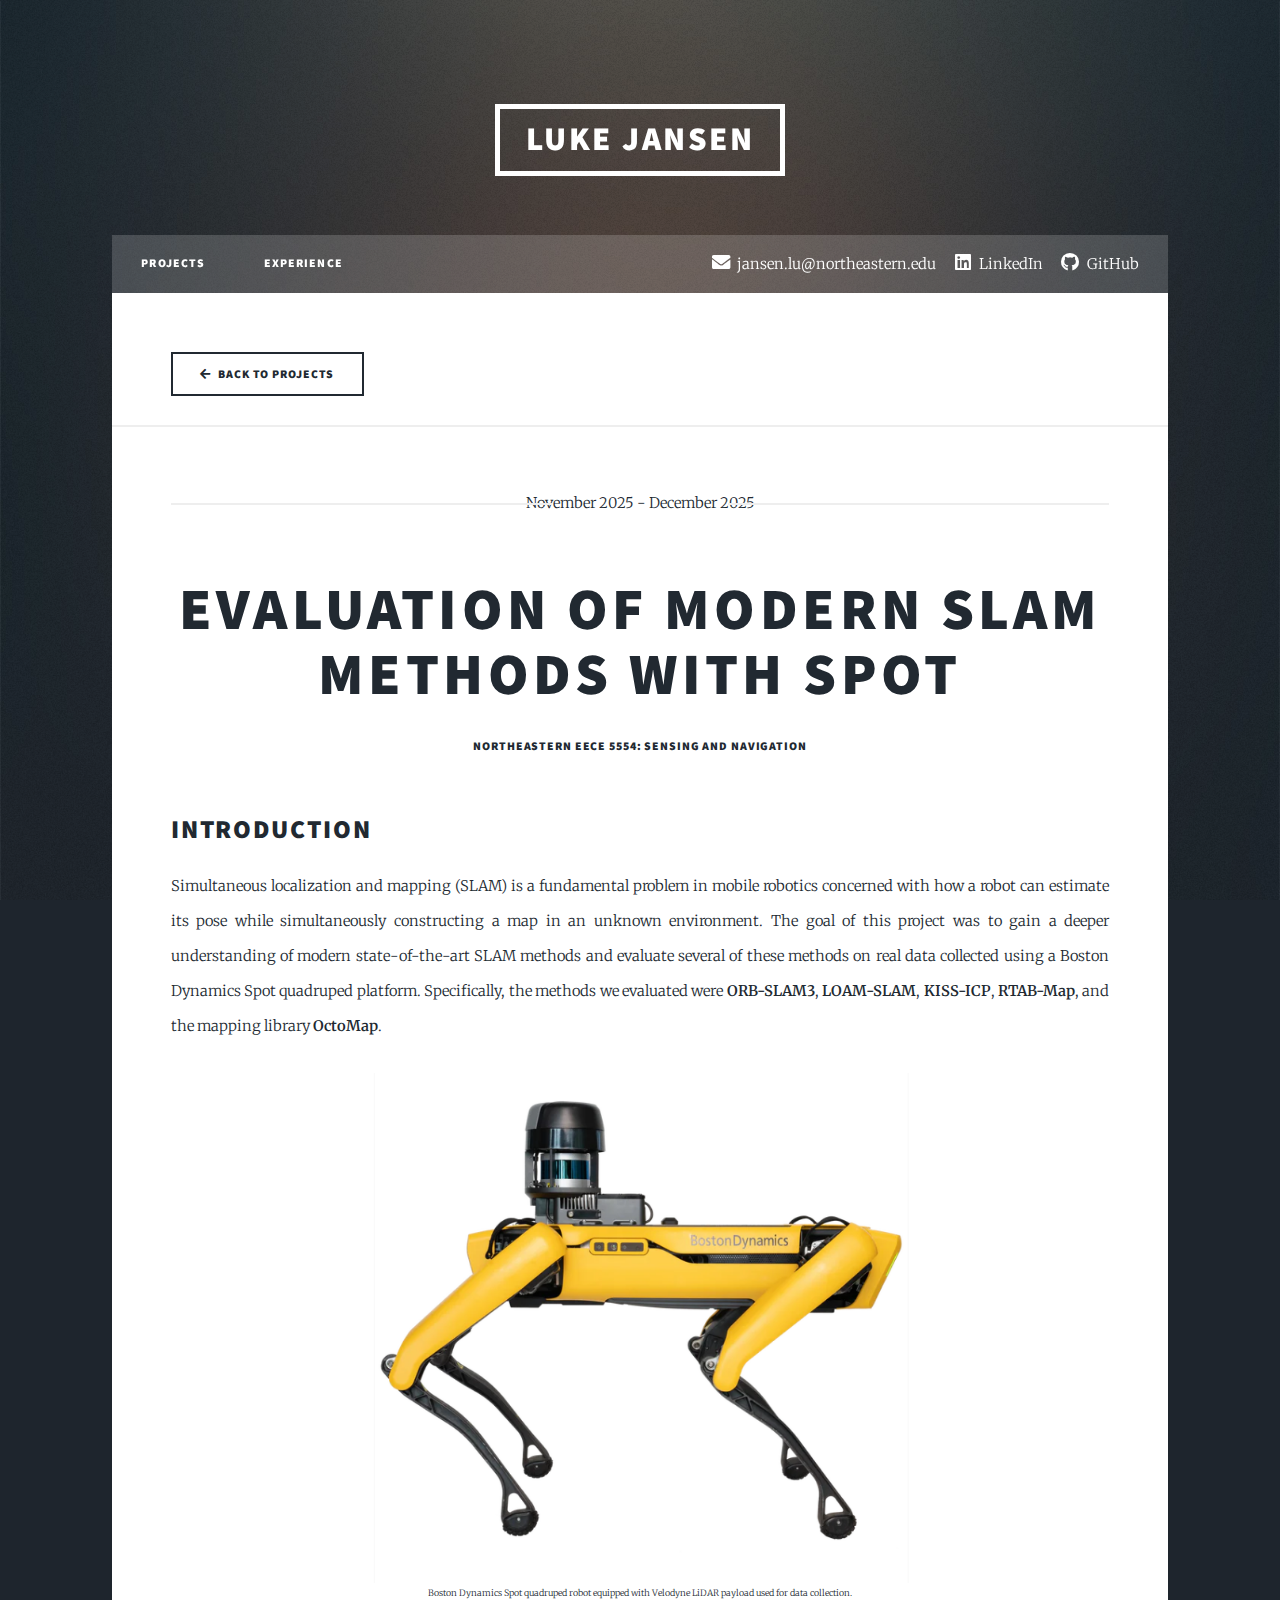
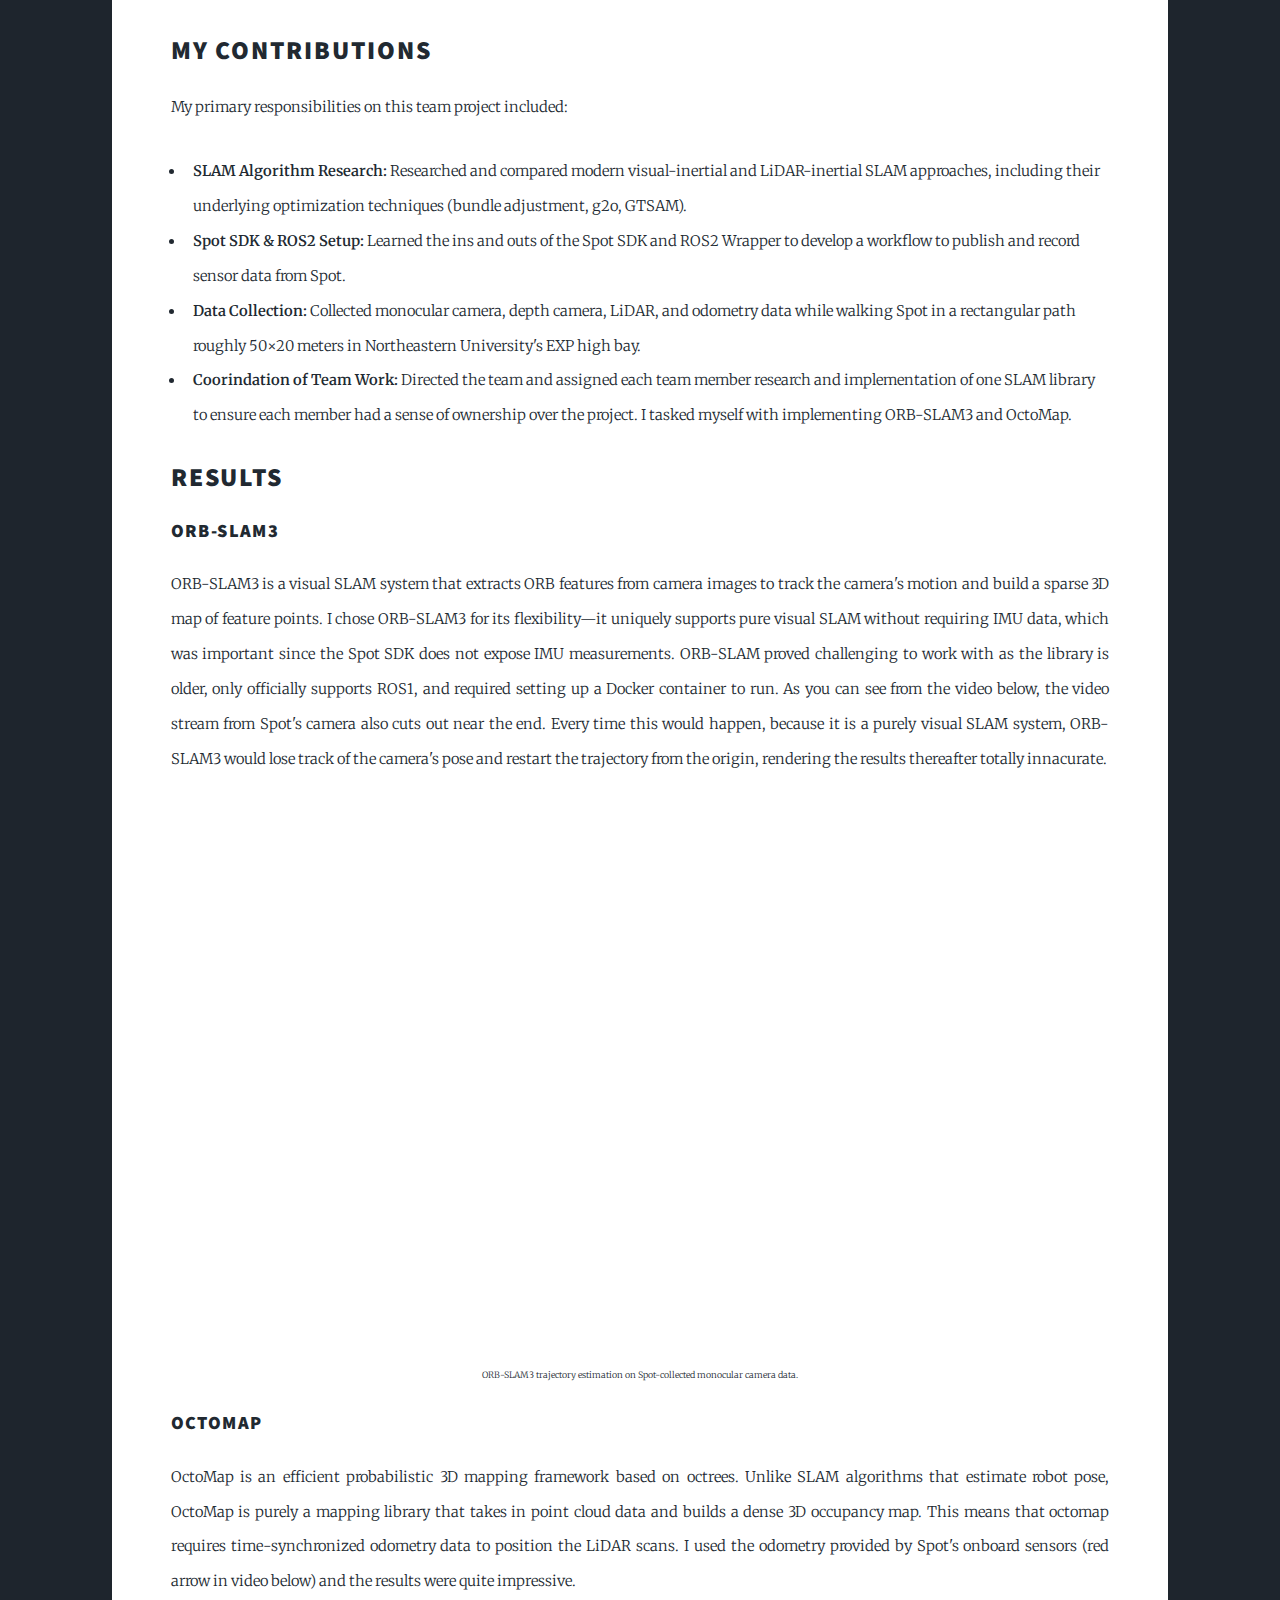
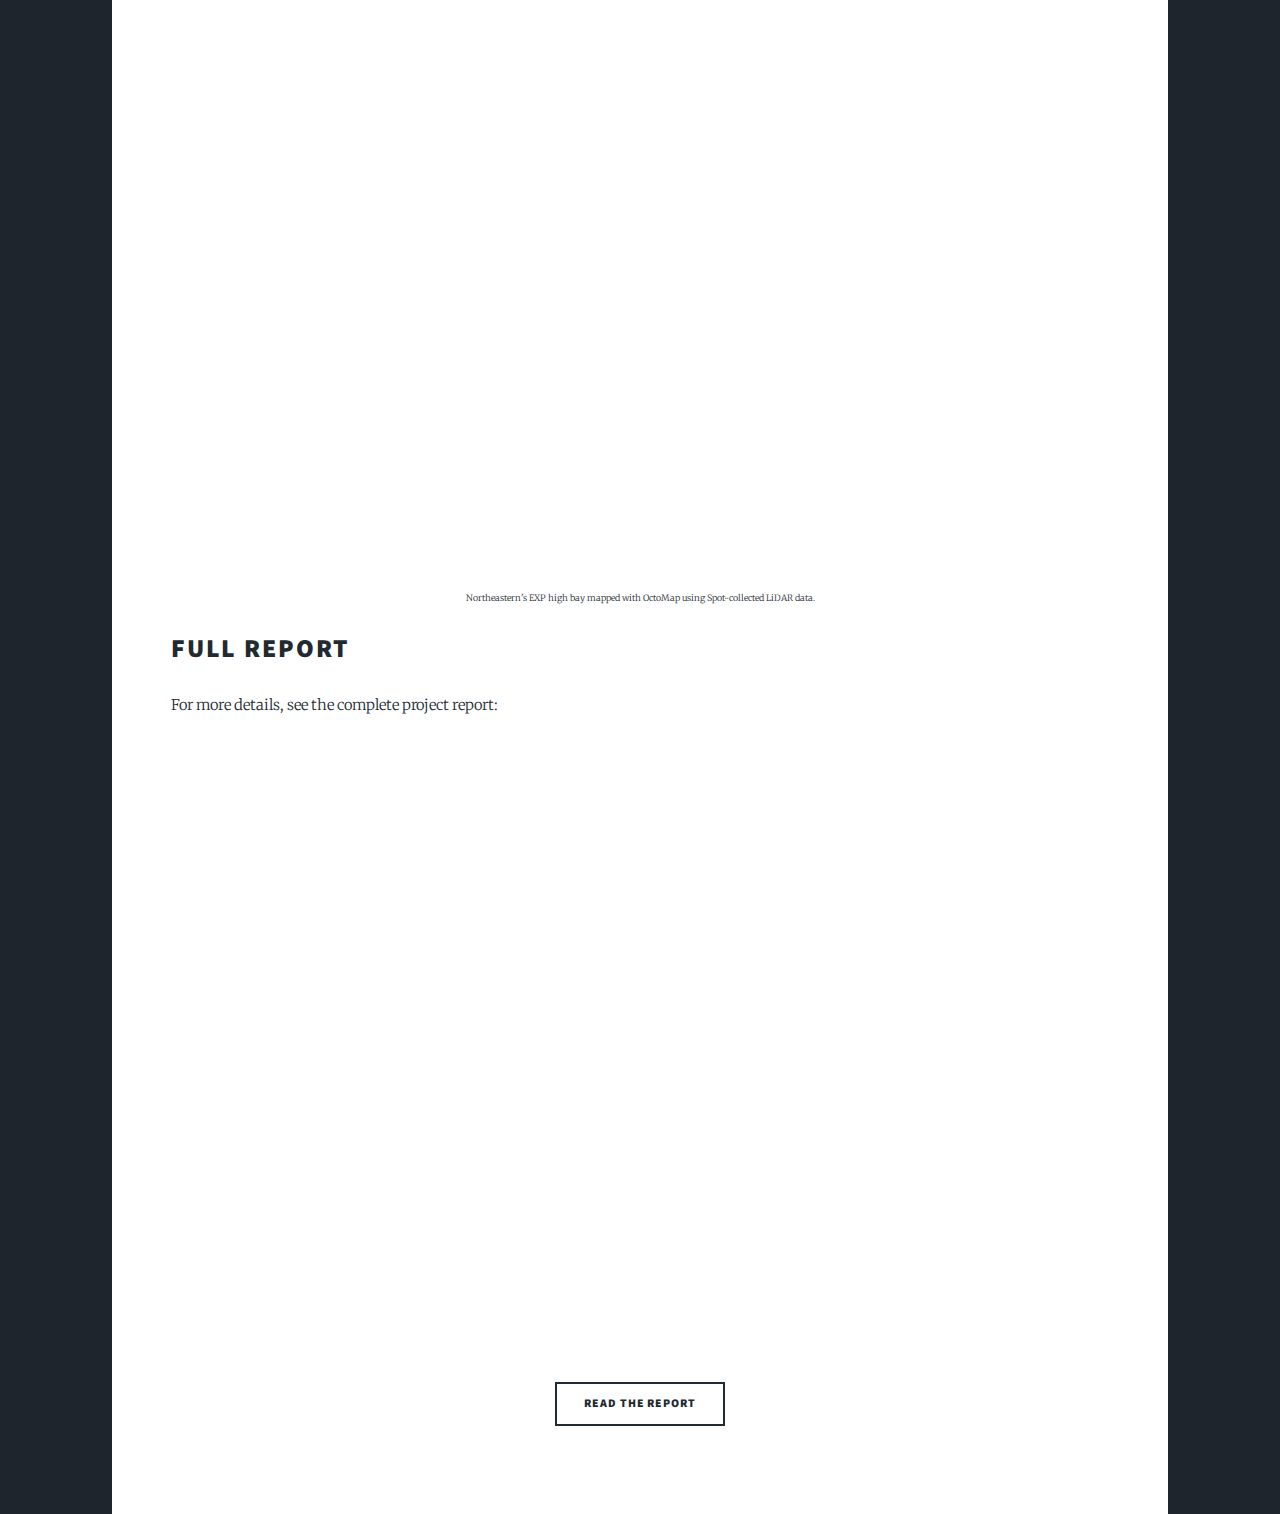
<file: spot.html>
<!DOCTYPE HTML>
<!--
	Massively by HTML5 UP
	html5up.net | @ajlkn
	Free for personal and commercial use under the CCA 3.0 license (html5up.net/license)
-->
<html>
	<head>
		<title>SLAM Evaluation with Spot - Luke Jansen</title>
		<meta charset="utf-8" />
		<meta name="viewport" content="width=device-width, initial-scale=1, user-scalable=no" />
		<link rel="stylesheet" href="assets/css/main.css" />
		<noscript><link rel="stylesheet" href="assets/css/noscript.css" /></noscript>
	</head>
	<body class="is-preload">

		<!-- Wrapper -->
			<div id="wrapper">

				<!-- Header -->
					<header id="header">
						<a href="index.html" class="logo">Luke Jansen</a>
					</header>

				<!-- Nav -->
					<nav id="nav">
						<ul class="links">
							<li><a href="index.html#header">Projects</a></li>
							<li><a href="experiences.html">Experience</a></li>
						</ul>
						<ul class="icons nav-contact">
							<li><a href="mailto:jansen.lu@northeastern.edu" class="icon solid fa-envelope">jansen.lu@northeastern.edu</a></li>
							<li><a href="https://www.linkedin.com/in/luketjansen/" target="_blank" class="icon brands fa-linkedin">LinkedIn</a></li>
							<li><a href="https://github.com/lujan002" target="_blank" class="icon brands fa-github">GitHub</a></li>
						</ul>
					</nav>

				<!-- Main -->
					<div id="main">

						<p class="back-to-projects" style="text-align: left; margin: 0;">
							<a href="index.html#spot" class="button icon solid fa-arrow-left">Back to Projects</a>
						</p>

						<!-- Post -->
							<section class="post">
								<header class="major">
									<span class="date">November 2025 - December 2025</span>
									<h1>Evaluation of Modern SLAM Methods with Spot</h1>
									<h6>Northeastern EECE 5554: Sensing and Navigation</h6>
								</header>
								<h2>Introduction</h2>
								<p>Simultaneous localization and mapping (SLAM) is a fundamental problem in mobile robotics concerned with 
									how a robot can estimate its pose while simultaneously constructing a map in an unknown environment. 
									The goal of this project was to gain a deeper understanding of modern state-of-the-art SLAM methods 
									and evaluate several of these methods on real data collected using a Boston Dynamics Spot quadruped platform. 
									Specifically, the methods we evaluated were <strong>ORB-SLAM3</strong>, <strong>LOAM-SLAM</strong>, 
									<strong>KISS-ICP</strong>, <strong>RTAB-Map</strong>, and the mapping library <strong>OctoMap</strong>.
								</p>
								<figure class="image" style="max-width: 60%; margin: 0 auto 2.5em auto; display: block; line-height: 1.2;">
									<img src="images/spot_lidar.png" alt="Boston Dynamics Spot quadruped robot used for data collection." style="width: 100%; height: auto; display: block; margin: 0 auto;" />
									<figcaption style="text-align: center; font-size: 0.6em; margin-top: 0.5em; line-height: 1.2;">
										Boston Dynamics Spot quadruped robot equipped with Velodyne LiDAR payload used for data collection.
									</figcaption>
								</figure>

								<h2>My Contributions</h2>	
								<p>My primary responsibilities on this team project included:
								</p>
								<ul>
									<li><strong>SLAM Algorithm Research:</strong> Researched and compared modern visual-inertial and LiDAR-inertial SLAM approaches, including their underlying optimization techniques (bundle adjustment, g2o, GTSAM).</li>
									<li><strong>Spot SDK & ROS2 Setup:</strong> Learned the ins and outs of the Spot SDK and ROS2 Wrapper to develop a workflow to publish and record sensor data from Spot.</li>
									<li><strong>Data Collection:</strong> Collected monocular camera, depth camera, LiDAR, and odometry data while walking Spot in a rectangular path roughly 50×20 meters in Northeastern University's EXP high bay.</li>
									<li><strong>Coorindation of Team Work:</strong> Directed the team and assigned each team member research and implementation of one SLAM library to ensure each member had a sense of ownership over the project. I tasked myself with implementing ORB-SLAM3 and OctoMap.</li>

								</ul>

								<h2>Results</h2>
								<h3>ORB-SLAM3</h3>
								<p>ORB-SLAM3 is a visual SLAM system that extracts ORB features from camera images to track the camera's motion 
									and build a sparse 3D map of feature points. I chose ORB-SLAM3 for its flexibility—it uniquely supports 
									pure visual SLAM without requiring IMU data, which was important since the Spot SDK does not expose IMU measurements.
									ORB-SLAM proved challenging to work with as the library is older, only officially supports ROS1, and required setting up a Docker container to run.
									As you can see from the video below, the video stream from Spot's camera also cuts out near the end. Every time this would happen, because it is a purely visual SLAM system, 
									ORB-SLAM3 would lose track of the camera's pose and restart the trajectory from the origin, rendering the results thereafter totally innacurate.
								</p>
								<div class="video-slide" style="max-width: 800px; margin: 0 auto 2.5em auto; position: relative; padding-bottom: 56.25%; height: 0; overflow: hidden;">
									<iframe src="https://www.youtube.com/embed/yHjyartDve0?enablejsapi=1" title="ORB-SLAM3 trajectory" allow="accelerometer; autoplay; clipboard-write; encrypted-media; gyroscope; picture-in-picture" allowfullscreen style="position: absolute; top: 0; left: 0; width: 100%; height: 100%; border: none;"></iframe>
								</div>
								<p style="text-align: center; font-size: 0.6em; margin-top: 0.5em; line-height: 1.2;">ORB-SLAM3 trajectory estimation on Spot-collected monocular camera data.</p>

								<h3>OctoMap</h3>
								<p>OctoMap is an efficient probabilistic 3D mapping framework based on octrees. Unlike SLAM algorithms that 
									estimate robot pose, OctoMap is purely a mapping library that takes in point cloud data 
									and builds a dense 3D occupancy map. This means that octomap requires time-synchronized odometry data to position the LiDAR scans. 
									I used the odometry provided by Spot's onboard sensors (red arrow in video below) and the results were quite impressive.
								</p>

								<div class="video-slide" style="max-width: 800px; margin: 0 auto 2.5em auto; position: relative; padding-bottom: 56.25%; height: 0; overflow: hidden;">
									<iframe src="https://www.youtube.com/embed/BXkIGYJKC4w?enablejsapi=1" title="OctoMap EXP high bay" allow="accelerometer; autoplay; clipboard-write; encrypted-media; gyroscope; picture-in-picture" allowfullscreen style="position: absolute; top: 0; left: 0; width: 100%; height: 100%; border: none;"></iframe>
								</div>
								<p style="text-align: center; font-size: 0.6em; margin-top: 0.5em; line-height: 1.2;">Northeastern's EXP high bay mapped with OctoMap using Spot-collected LiDAR data.</p>


								<h2>Full Report</h2>
								<p>For more details, see the complete project report:</p>
								<div style="width: 100%; max-width: 800px; margin: 2em auto; height: 600px;">
									<iframe 
										src="https://drive.google.com/file/d/1QoSAYlOHyzu70C0tMwdbUvUXHxzkmI2G/preview" 
										width="100%" 
										height="100%" 
										style="border: none; display: block; margin: 0 auto;"
										allow="autoplay">
									</iframe>
								</div>
								<p style="text-align: center; margin-top: 1em;">
									<a href="https://drive.google.com/drive/folders/1mT2UTVPsg-d0w2gx30_DOYEqHR6nBsIO" target="_blank" class="button">
										Read the Report
									</a>
								</p>

							</section>

					</div>


			</div>

		<!-- Scripts -->
			<script src="assets/js/jquery.min.js"></script>
			<script src="assets/js/jquery.scrollex.min.js"></script>
			<script src="assets/js/jquery.scrolly.min.js"></script>
			<script src="assets/js/browser.min.js"></script>
			<script src="assets/js/breakpoints.min.js"></script>
			<script src="assets/js/util.js"></script>
			<script src="assets/js/main.js"></script>

	</body>
</html>
</file>
<file: assets/css/main.css>
@import url(fontawesome-all.min.css);
@import url("https://fonts.googleapis.com/css?family=Merriweather:300,700,300italic,700italic|Source+Sans+Pro:900");

/*
	Massively by HTML5 UP
	html5up.net | @ajlkn
	Free for personal and commercial use under the CCA 3.0 license (html5up.net/license)
*/

html, body, div, span, applet, object,
iframe, h1, h2, h3, h4, h5, h6, p, blockquote,
pre, a, abbr, acronym, address, big, cite,
code, del, dfn, em, img, ins, kbd, q, s, samp,
small, strike, strong, sub, sup, tt, var, b,
u, i, center, dl, dt, dd, ol, ul, li, fieldset,
form, label, legend, table, caption, tbody,
tfoot, thead, tr, th, td, article, aside,
canvas, details, embed, figure, figcaption,
footer, header, hgroup, menu, nav, output, ruby,
section, summary, time, mark, audio, video {
	margin: 0;
	padding: 0;
	border: 0;
	font-size: 100%;
	font: inherit;
	vertical-align: baseline;}

article, aside, details, figcaption, figure,
footer, header, hgroup, menu, nav, section {
	display: block;}

body {
	line-height: 1;
}

ol, ul {
	list-style: none;
}

blockquote, q {
	quotes: none;
}

	blockquote:before, blockquote:after, q:before, q:after {
		content: '';
		content: none;
	}

table {
	border-collapse: collapse;
	border-spacing: 0;
}

body {
	-webkit-text-size-adjust: none;
}

mark {
	background-color: transparent;
	color: inherit;
}

input::-moz-focus-inner {
	border: 0;
	padding: 0;
}

input, select, textarea {
	-moz-appearance: none;
	-webkit-appearance: none;
	-ms-appearance: none;
	appearance: none;
}

/* Basic */

	@-ms-viewport {
		width: device-width;
	}

	body {
		-ms-overflow-style: scrollbar;
	}

	@media screen and (max-width: 480px) {

		html, body {
			min-width: 320px;
		}

	}

	html {
		box-sizing: border-box;
	}

	*, *:before, *:after {
		box-sizing: inherit;
	}

	body {
		background-color: #1e252d;
	}

		body.is-preload *, body.is-preload *:before, body.is-preload *:after {
			-moz-animation: none !important;
			-webkit-animation: none !important;
			-ms-animation: none !important;
			animation: none !important;
			-moz-transition: none !important;
			-webkit-transition: none !important;
			-ms-transition: none !important;
			transition: none !important;
		}

/* Type */

	html {
		font-size: 16pt;
	}

		@media screen and (max-width: 1680px) {

			html {
				font-size: 12pt;
			}

		}

		@media screen and (max-width: 1280px) {

			html {
				font-size: 11pt;
			}

		}

		@media screen and (max-width: 360px) {

			html {
				font-size: 10pt;
			}

		}

	body {
		color: #212931;
	}

	body, input, select, textarea {
		font-family: "Merriweather", Georgia, serif;
		font-weight: 300;
		font-size: 1rem;
		line-height: 2.375;
	}

	a {
		-moz-transition: color 0.2s ease-in-out, background-color 0.2s ease-in-out, border-color 0.2s ease-in-out, box-shadow 0.2s ease-in-out;
		-webkit-transition: color 0.2s ease-in-out, background-color 0.2s ease-in-out, border-color 0.2s ease-in-out, box-shadow 0.2s ease-in-out;
		-ms-transition: color 0.2s ease-in-out, background-color 0.2s ease-in-out, border-color 0.2s ease-in-out, box-shadow 0.2s ease-in-out;
		transition: color 0.2s ease-in-out, background-color 0.2s ease-in-out, border-color 0.2s ease-in-out, box-shadow 0.2s ease-in-out;
		border-bottom: dotted 1px;
		text-decoration: none;
	}

		a:hover {
			border-bottom-color: transparent;
		}

	strong, b {
		font-weight: 600;
	}

	em, i {
		font-style: italic;
	}

	p {
		text-align: justify;
		margin: 0 0 2rem 0;
	}

	h1, h2, h3, h4, h5, h6 {
		font-family: "Source Sans Pro", Helvetica, sans-serif;
		font-weight: 900;
		line-height: 1.5;
		letter-spacing: 0.075em;
		text-transform: uppercase;
		margin: 0 0 1rem 0;
	}

		h1 a, h2 a, h3 a, h4 a, h5 a, h6 a {
			border-bottom: 0;
			color: inherit;
			text-decoration: none;
		}

	h1 {
		font-size: 4rem;
		line-height: 1.1;
		margin: 0 0 2rem 0;
	}

	h2 {
		font-size: 1.75rem;
		line-height: 1.3;
		margin: 0 0 1.5rem 0;
	}

	h3 {
		font-size: 1.25rem;
		margin: 0 0 1.5rem 0;
	}

	h4 {
		font-size: 1rem;
	}

	h5 {
		font-size: 0.9rem;
	}

	h6 {
		font-size: 0.8rem;
	}

	sub {
		font-size: 0.8rem;
		position: relative;
		top: 0.5rem;
	}

	sup {
		font-size: 0.8rem;
		position: relative;
		top: -0.5rem;
	}

	blockquote {
		border-left: solid 4px;
		font-style: italic;
		margin: 0 0 2rem 0;
		padding: 0.5rem 0 0.5rem 2rem;
	}

	code {
		border: solid 2px;
		font-family: "Courier New", monospace;
		font-size: 0.9rem;
		margin: 0 0.25rem;
		padding: 0.25rem 0.65rem;
	}

	pre {
		-webkit-overflow-scrolling: touch;
		font-family: "Courier New", monospace;
		font-size: 0.9rem;
		margin: 0 0 2rem 0;
	}

		pre code {
			display: block;
			line-height: 1.75;
			padding: 1rem 1.5rem;
			overflow-x: auto;
		}

	hr {
		border: 0;
		border-bottom: solid 2px;
		margin: 3rem 0;
	}

		hr.major {
			margin: 5rem 0;
		}

	.align-left {
		text-align: left;
	}

	.align-center {
		text-align: center;
	}

	.align-right {
		text-align: right;
	}

	input, select, textarea {
		color: #212931;
	}

	a {
		color: #212931;
		border-bottom-color: rgba(33, 41, 49, 0.5);
	}

		a:hover {
			border-bottom-color: transparent;
			color: #18bfef !important;
		}

	strong, b {
		color: #212931;
	}

	h1, h2, h3, h4, h5, h6 {
		color: #212931;
	}

	blockquote {
		border-left-color: #eeeeee;
	}

	code {
		background: rgba(220, 220, 220, 0.25);
		border-color: #eeeeee;
	}

	hr {
		border-bottom-color: #eeeeee;
	}

/* Row */

	.row {
		display: flex;
		flex-wrap: wrap;
		box-sizing: border-box;
		align-items: stretch;
	}

		.row > * {
			box-sizing: border-box;
		}

		.row.gtr-uniform > * > :last-child {
			margin-bottom: 0;
		}

		.row.aln-left {
			justify-content: flex-start;
		}

		.row.aln-center {
			justify-content: center;
		}

		.row.aln-right {
			justify-content: flex-end;
		}

		.row.aln-top {
			align-items: flex-start;
		}

		.row.aln-middle {
			align-items: center;
		}

		.row.aln-bottom {
			align-items: flex-end;
		}

		.row > .imp {
			order: -1;
		}

		.row > .col-1 {
			width: 8.33333%;
		}

		.row > .off-1 {
			margin-left: 8.33333%;
		}

		.row > .col-2 {
			width: 16.66667%;
		}

		.row > .off-2 {
			margin-left: 16.66667%;
		}

		.row > .col-3 {
			width: 25%;
		}

		.row > .off-3 {
			margin-left: 25%;
		}

		.row > .col-4 {
			width: 33.33333%;
		}

		.row > .off-4 {
			margin-left: 33.33333%;
		}

		.row > .col-5 {
			width: 41.66667%;
		}

		.row > .off-5 {
			margin-left: 41.66667%;
		}

		.row > .col-6 {
			width: 50%;
		}

		.row > .off-6 {
			margin-left: 50%;
		}

		.row > .col-7 {
			width: 58.33333%;
		}

		.row > .off-7 {
			margin-left: 58.33333%;
		}

		.row > .col-8 {
			width: 66.66667%;
		}

		.row > .off-8 {
			margin-left: 66.66667%;
		}

		.row > .col-9 {
			width: 75%;
		}

		.row > .off-9 {
			margin-left: 75%;
		}

		.row > .col-10 {
			width: 83.33333%;
		}

		.row > .off-10 {
			margin-left: 83.33333%;
		}

		.row > .col-11 {
			width: 91.66667%;
		}

		.row > .off-11 {
			margin-left: 91.66667%;
		}

		.row > .col-12 {
			width: 100%;
		}

		.row > .off-12 {
			margin-left: 100%;
		}

		.row.gtr-0 {
			margin-top: 0;
			margin-left: 0rem;
		}

			.row.gtr-0 > * {
				padding: 0 0 0 0rem;
			}

			.row.gtr-0.gtr-uniform {
				margin-top: 0rem;
			}

				.row.gtr-0.gtr-uniform > * {
					padding-top: 0rem;
				}

		.row.gtr-25 {
			margin-top: 0;
			margin-left: -0.375rem;
		}

			.row.gtr-25 > * {
				padding: 0 0 0 0.375rem;
			}

			.row.gtr-25.gtr-uniform {
				margin-top: -0.375rem;
			}

				.row.gtr-25.gtr-uniform > * {
					padding-top: 0.375rem;
				}

		.row.gtr-50 {
			margin-top: 0;
			margin-left: -0.75rem;
		}

			.row.gtr-50 > * {
				padding: 0 0 0 0.75rem;
			}

			.row.gtr-50.gtr-uniform {
				margin-top: -0.75rem;
			}

				.row.gtr-50.gtr-uniform > * {
					padding-top: 0.75rem;
				}

		.row {
			margin-top: 0;
			margin-left: -1.5rem;
		}

			.row > * {
				padding: 0 0 0 1.5rem;
			}

			.row.gtr-uniform {
				margin-top: -1.5rem;
			}

				.row.gtr-uniform > * {
					padding-top: 1.5rem;
				}

		.row.gtr-150 {
			margin-top: 0;
			margin-left: -2.25rem;
		}

			.row.gtr-150 > * {
				padding: 0 0 0 2.25rem;
			}

			.row.gtr-150.gtr-uniform {
				margin-top: -2.25rem;
			}

				.row.gtr-150.gtr-uniform > * {
					padding-top: 2.25rem;
				}

		.row.gtr-200 {
			margin-top: 0;
			margin-left: -3rem;
		}

			.row.gtr-200 > * {
				padding: 0 0 0 3rem;
			}

			.row.gtr-200.gtr-uniform {
				margin-top: -3rem;
			}

				.row.gtr-200.gtr-uniform > * {
					padding-top: 3rem;
				}

		@media screen and (max-width: 1680px) {

			.row {
				display: flex;
				flex-wrap: wrap;
				box-sizing: border-box;
				align-items: stretch;
			}

				.row > * {
					box-sizing: border-box;
				}

				.row.gtr-uniform > * > :last-child {
					margin-bottom: 0;
				}

				.row.aln-left {
					justify-content: flex-start;
				}

				.row.aln-center {
					justify-content: center;
				}

				.row.aln-right {
					justify-content: flex-end;
				}

				.row.aln-top {
					align-items: flex-start;
				}

				.row.aln-middle {
					align-items: center;
				}

				.row.aln-bottom {
					align-items: flex-end;
				}

				.row > .imp-xlarge {
					order: -1;
				}

				.row > .col-1-xlarge {
					width: 8.33333%;
				}

				.row > .off-1-xlarge {
					margin-left: 8.33333%;
				}

				.row > .col-2-xlarge {
					width: 16.66667%;
				}

				.row > .off-2-xlarge {
					margin-left: 16.66667%;
				}

				.row > .col-3-xlarge {
					width: 25%;
				}

				.row > .off-3-xlarge {
					margin-left: 25%;
				}

				.row > .col-4-xlarge {
					width: 33.33333%;
				}

				.row > .off-4-xlarge {
					margin-left: 33.33333%;
				}

				.row > .col-5-xlarge {
					width: 41.66667%;
				}

				.row > .off-5-xlarge {
					margin-left: 41.66667%;
				}

				.row > .col-6-xlarge {
					width: 50%;
				}

				.row > .off-6-xlarge {
					margin-left: 50%;
				}

				.row > .col-7-xlarge {
					width: 58.33333%;
				}

				.row > .off-7-xlarge {
					margin-left: 58.33333%;
				}

				.row > .col-8-xlarge {
					width: 66.66667%;
				}

				.row > .off-8-xlarge {
					margin-left: 66.66667%;
				}

				.row > .col-9-xlarge {
					width: 75%;
				}

				.row > .off-9-xlarge {
					margin-left: 75%;
				}

				.row > .col-10-xlarge {
					width: 83.33333%;
				}

				.row > .off-10-xlarge {
					margin-left: 83.33333%;
				}

				.row > .col-11-xlarge {
					width: 91.66667%;
				}

				.row > .off-11-xlarge {
					margin-left: 91.66667%;
				}

				.row > .col-12-xlarge {
					width: 100%;
				}

				.row > .off-12-xlarge {
					margin-left: 100%;
				}

				.row.gtr-0 {
					margin-top: 0;
					margin-left: 0rem;
				}

					.row.gtr-0 > * {
						padding: 0 0 0 0rem;
					}

					.row.gtr-0.gtr-uniform {
						margin-top: 0rem;
					}

						.row.gtr-0.gtr-uniform > * {
							padding-top: 0rem;
						}

				.row.gtr-25 {
					margin-top: 0;
					margin-left: -0.375rem;
				}

					.row.gtr-25 > * {
						padding: 0 0 0 0.375rem;
					}

					.row.gtr-25.gtr-uniform {
						margin-top: -0.375rem;
					}

						.row.gtr-25.gtr-uniform > * {
							padding-top: 0.375rem;
						}

				.row.gtr-50 {
					margin-top: 0;
					margin-left: -0.75rem;
				}

					.row.gtr-50 > * {
						padding: 0 0 0 0.75rem;
					}

					.row.gtr-50.gtr-uniform {
						margin-top: -0.75rem;
					}

						.row.gtr-50.gtr-uniform > * {
							padding-top: 0.75rem;
						}

				.row {
					margin-top: 0;
					margin-left: -1.5rem;
				}

					.row > * {
						padding: 0 0 0 1.5rem;
					}

					.row.gtr-uniform {
						margin-top: -1.5rem;
					}

						.row.gtr-uniform > * {
							padding-top: 1.5rem;
						}

				.row.gtr-150 {
					margin-top: 0;
					margin-left: -2.25rem;
				}

					.row.gtr-150 > * {
						padding: 0 0 0 2.25rem;
					}

					.row.gtr-150.gtr-uniform {
						margin-top: -2.25rem;
					}

						.row.gtr-150.gtr-uniform > * {
							padding-top: 2.25rem;
						}

				.row.gtr-200 {
					margin-top: 0;
					margin-left: -3rem;
				}

					.row.gtr-200 > * {
						padding: 0 0 0 3rem;
					}

					.row.gtr-200.gtr-uniform {
						margin-top: -3rem;
					}

						.row.gtr-200.gtr-uniform > * {
							padding-top: 3rem;
						}

		}

		@media screen and (max-width: 1280px) {

			.row {
				display: flex;
				flex-wrap: wrap;
				box-sizing: border-box;
				align-items: stretch;
			}

				.row > * {
					box-sizing: border-box;
				}

				.row.gtr-uniform > * > :last-child {
					margin-bottom: 0;
				}

				.row.aln-left {
					justify-content: flex-start;
				}

				.row.aln-center {
					justify-content: center;
				}

				.row.aln-right {
					justify-content: flex-end;
				}

				.row.aln-top {
					align-items: flex-start;
				}

				.row.aln-middle {
					align-items: center;
				}

				.row.aln-bottom {
					align-items: flex-end;
				}

				.row > .imp-large {
					order: -1;
				}

				.row > .col-1-large {
					width: 8.33333%;
				}

				.row > .off-1-large {
					margin-left: 8.33333%;
				}

				.row > .col-2-large {
					width: 16.66667%;
				}

				.row > .off-2-large {
					margin-left: 16.66667%;
				}

				.row > .col-3-large {
					width: 25%;
				}

				.row > .off-3-large {
					margin-left: 25%;
				}

				.row > .col-4-large {
					width: 33.33333%;
				}

				.row > .off-4-large {
					margin-left: 33.33333%;
				}

				.row > .col-5-large {
					width: 41.66667%;
				}

				.row > .off-5-large {
					margin-left: 41.66667%;
				}

				.row > .col-6-large {
					width: 50%;
				}

				.row > .off-6-large {
					margin-left: 50%;
				}

				.row > .col-7-large {
					width: 58.33333%;
				}

				.row > .off-7-large {
					margin-left: 58.33333%;
				}

				.row > .col-8-large {
					width: 66.66667%;
				}

				.row > .off-8-large {
					margin-left: 66.66667%;
				}

				.row > .col-9-large {
					width: 75%;
				}

				.row > .off-9-large {
					margin-left: 75%;
				}

				.row > .col-10-large {
					width: 83.33333%;
				}

				.row > .off-10-large {
					margin-left: 83.33333%;
				}

				.row > .col-11-large {
					width: 91.66667%;
				}

				.row > .off-11-large {
					margin-left: 91.66667%;
				}

				.row > .col-12-large {
					width: 100%;
				}

				.row > .off-12-large {
					margin-left: 100%;
				}

				.row.gtr-0 {
					margin-top: 0;
					margin-left: 0rem;
				}

					.row.gtr-0 > * {
						padding: 0 0 0 0rem;
					}

					.row.gtr-0.gtr-uniform {
						margin-top: 0rem;
					}

						.row.gtr-0.gtr-uniform > * {
							padding-top: 0rem;
						}

				.row.gtr-25 {
					margin-top: 0;
					margin-left: -0.375rem;
				}

					.row.gtr-25 > * {
						padding: 0 0 0 0.375rem;
					}

					.row.gtr-25.gtr-uniform {
						margin-top: -0.375rem;
					}

						.row.gtr-25.gtr-uniform > * {
							padding-top: 0.375rem;
						}

				.row.gtr-50 {
					margin-top: 0;
					margin-left: -0.75rem;
				}

					.row.gtr-50 > * {
						padding: 0 0 0 0.75rem;
					}

					.row.gtr-50.gtr-uniform {
						margin-top: -0.75rem;
					}

						.row.gtr-50.gtr-uniform > * {
							padding-top: 0.75rem;
						}

				.row {
					margin-top: 0;
					margin-left: -1.5rem;
				}

					.row > * {
						padding: 0 0 0 1.5rem;
					}

					.row.gtr-uniform {
						margin-top: -1.5rem;
					}

						.row.gtr-uniform > * {
							padding-top: 1.5rem;
						}

				.row.gtr-150 {
					margin-top: 0;
					margin-left: -2.25rem;
				}

					.row.gtr-150 > * {
						padding: 0 0 0 2.25rem;
					}

					.row.gtr-150.gtr-uniform {
						margin-top: -2.25rem;
					}

						.row.gtr-150.gtr-uniform > * {
							padding-top: 2.25rem;
						}

				.row.gtr-200 {
					margin-top: 0;
					margin-left: -3rem;
				}

					.row.gtr-200 > * {
						padding: 0 0 0 3rem;
					}

					.row.gtr-200.gtr-uniform {
						margin-top: -3rem;
					}

						.row.gtr-200.gtr-uniform > * {
							padding-top: 3rem;
						}

		}

		@media screen and (max-width: 980px) {

			.row {
				display: flex;
				flex-wrap: wrap;
				box-sizing: border-box;
				align-items: stretch;
			}

				.row > * {
					box-sizing: border-box;
				}

				.row.gtr-uniform > * > :last-child {
					margin-bottom: 0;
				}

				.row.aln-left {
					justify-content: flex-start;
				}

				.row.aln-center {
					justify-content: center;
				}

				.row.aln-right {
					justify-content: flex-end;
				}

				.row.aln-top {
					align-items: flex-start;
				}

				.row.aln-middle {
					align-items: center;
				}

				.row.aln-bottom {
					align-items: flex-end;
				}

				.row > .imp-medium {
					order: -1;
				}

				.row > .col-1-medium {
					width: 8.33333%;
				}

				.row > .off-1-medium {
					margin-left: 8.33333%;
				}

				.row > .col-2-medium {
					width: 16.66667%;
				}

				.row > .off-2-medium {
					margin-left: 16.66667%;
				}

				.row > .col-3-medium {
					width: 25%;
				}

				.row > .off-3-medium {
					margin-left: 25%;
				}

				.row > .col-4-medium {
					width: 33.33333%;
				}

				.row > .off-4-medium {
					margin-left: 33.33333%;
				}

				.row > .col-5-medium {
					width: 41.66667%;
				}

				.row > .off-5-medium {
					margin-left: 41.66667%;
				}

				.row > .col-6-medium {
					width: 50%;
				}

				.row > .off-6-medium {
					margin-left: 50%;
				}

				.row > .col-7-medium {
					width: 58.33333%;
				}

				.row > .off-7-medium {
					margin-left: 58.33333%;
				}

				.row > .col-8-medium {
					width: 66.66667%;
				}

				.row > .off-8-medium {
					margin-left: 66.66667%;
				}

				.row > .col-9-medium {
					width: 75%;
				}

				.row > .off-9-medium {
					margin-left: 75%;
				}

				.row > .col-10-medium {
					width: 83.33333%;
				}

				.row > .off-10-medium {
					margin-left: 83.33333%;
				}

				.row > .col-11-medium {
					width: 91.66667%;
				}

				.row > .off-11-medium {
					margin-left: 91.66667%;
				}

				.row > .col-12-medium {
					width: 100%;
				}

				.row > .off-12-medium {
					margin-left: 100%;
				}

				.row.gtr-0 {
					margin-top: 0;
					margin-left: 0rem;
				}

					.row.gtr-0 > * {
						padding: 0 0 0 0rem;
					}

					.row.gtr-0.gtr-uniform {
						margin-top: 0rem;
					}

						.row.gtr-0.gtr-uniform > * {
							padding-top: 0rem;
						}

				.row.gtr-25 {
					margin-top: 0;
					margin-left: -0.375rem;
				}

					.row.gtr-25 > * {
						padding: 0 0 0 0.375rem;
					}

					.row.gtr-25.gtr-uniform {
						margin-top: -0.375rem;
					}

						.row.gtr-25.gtr-uniform > * {
							padding-top: 0.375rem;
						}

				.row.gtr-50 {
					margin-top: 0;
					margin-left: -0.75rem;
				}

					.row.gtr-50 > * {
						padding: 0 0 0 0.75rem;
					}

					.row.gtr-50.gtr-uniform {
						margin-top: -0.75rem;
					}

						.row.gtr-50.gtr-uniform > * {
							padding-top: 0.75rem;
						}

				.row {
					margin-top: 0;
					margin-left: -1.5rem;
				}

					.row > * {
						padding: 0 0 0 1.5rem;
					}

					.row.gtr-uniform {
						margin-top: -1.5rem;
					}

						.row.gtr-uniform > * {
							padding-top: 1.5rem;
						}

				.row.gtr-150 {
					margin-top: 0;
					margin-left: -2.25rem;
				}

					.row.gtr-150 > * {
						padding: 0 0 0 2.25rem;
					}

					.row.gtr-150.gtr-uniform {
						margin-top: -2.25rem;
					}

						.row.gtr-150.gtr-uniform > * {
							padding-top: 2.25rem;
						}

				.row.gtr-200 {
					margin-top: 0;
					margin-left: -3rem;
				}

					.row.gtr-200 > * {
						padding: 0 0 0 3rem;
					}

					.row.gtr-200.gtr-uniform {
						margin-top: -3rem;
					}

						.row.gtr-200.gtr-uniform > * {
							padding-top: 3rem;
						}

		}

		@media screen and (max-width: 736px) {

			.row {
				display: flex;
				flex-wrap: wrap;
				box-sizing: border-box;
				align-items: stretch;
			}

				.row > * {
					box-sizing: border-box;
				}

				.row.gtr-uniform > * > :last-child {
					margin-bottom: 0;
				}

				.row.aln-left {
					justify-content: flex-start;
				}

				.row.aln-center {
					justify-content: center;
				}

				.row.aln-right {
					justify-content: flex-end;
				}

				.row.aln-top {
					align-items: flex-start;
				}

				.row.aln-middle {
					align-items: center;
				}

				.row.aln-bottom {
					align-items: flex-end;
				}

				.row > .imp-small {
					order: -1;
				}

				.row > .col-1-small {
					width: 8.33333%;
				}

				.row > .off-1-small {
					margin-left: 8.33333%;
				}

				.row > .col-2-small {
					width: 16.66667%;
				}

				.row > .off-2-small {
					margin-left: 16.66667%;
				}

				.row > .col-3-small {
					width: 25%;
				}

				.row > .off-3-small {
					margin-left: 25%;
				}

				.row > .col-4-small {
					width: 33.33333%;
				}

				.row > .off-4-small {
					margin-left: 33.33333%;
				}

				.row > .col-5-small {
					width: 41.66667%;
				}

				.row > .off-5-small {
					margin-left: 41.66667%;
				}

				.row > .col-6-small {
					width: 50%;
				}

				.row > .off-6-small {
					margin-left: 50%;
				}

				.row > .col-7-small {
					width: 58.33333%;
				}

				.row > .off-7-small {
					margin-left: 58.33333%;
				}

				.row > .col-8-small {
					width: 66.66667%;
				}

				.row > .off-8-small {
					margin-left: 66.66667%;
				}

				.row > .col-9-small {
					width: 75%;
				}

				.row > .off-9-small {
					margin-left: 75%;
				}

				.row > .col-10-small {
					width: 83.33333%;
				}

				.row > .off-10-small {
					margin-left: 83.33333%;
				}

				.row > .col-11-small {
					width: 91.66667%;
				}

				.row > .off-11-small {
					margin-left: 91.66667%;
				}

				.row > .col-12-small {
					width: 100%;
				}

				.row > .off-12-small {
					margin-left: 100%;
				}

				.row.gtr-0 {
					margin-top: 0;
					margin-left: 0rem;
				}

					.row.gtr-0 > * {
						padding: 0 0 0 0rem;
					}

					.row.gtr-0.gtr-uniform {
						margin-top: 0rem;
					}

						.row.gtr-0.gtr-uniform > * {
							padding-top: 0rem;
						}

				.row.gtr-25 {
					margin-top: 0;
					margin-left: -0.375rem;
				}

					.row.gtr-25 > * {
						padding: 0 0 0 0.375rem;
					}

					.row.gtr-25.gtr-uniform {
						margin-top: -0.375rem;
					}

						.row.gtr-25.gtr-uniform > * {
							padding-top: 0.375rem;
						}

				.row.gtr-50 {
					margin-top: 0;
					margin-left: -0.75rem;
				}

					.row.gtr-50 > * {
						padding: 0 0 0 0.75rem;
					}

					.row.gtr-50.gtr-uniform {
						margin-top: -0.75rem;
					}

						.row.gtr-50.gtr-uniform > * {
							padding-top: 0.75rem;
						}

				.row {
					margin-top: 0;
					margin-left: -1.5rem;
				}

					.row > * {
						padding: 0 0 0 1.5rem;
					}

					.row.gtr-uniform {
						margin-top: -1.5rem;
					}

						.row.gtr-uniform > * {
							padding-top: 1.5rem;
						}

				.row.gtr-150 {
					margin-top: 0;
					margin-left: -2.25rem;
				}

					.row.gtr-150 > * {
						padding: 0 0 0 2.25rem;
					}

					.row.gtr-150.gtr-uniform {
						margin-top: -2.25rem;
					}

						.row.gtr-150.gtr-uniform > * {
							padding-top: 2.25rem;
						}

				.row.gtr-200 {
					margin-top: 0;
					margin-left: -3rem;
				}

					.row.gtr-200 > * {
						padding: 0 0 0 3rem;
					}

					.row.gtr-200.gtr-uniform {
						margin-top: -3rem;
					}

						.row.gtr-200.gtr-uniform > * {
							padding-top: 3rem;
						}

		}

		@media screen and (max-width: 480px) {

			.row {
				display: flex;
				flex-wrap: wrap;
				box-sizing: border-box;
				align-items: stretch;
			}

				.row > * {
					box-sizing: border-box;
				}

				.row.gtr-uniform > * > :last-child {
					margin-bottom: 0;
				}

				.row.aln-left {
					justify-content: flex-start;
				}

				.row.aln-center {
					justify-content: center;
				}

				.row.aln-right {
					justify-content: flex-end;
				}

				.row.aln-top {
					align-items: flex-start;
				}

				.row.aln-middle {
					align-items: center;
				}

				.row.aln-bottom {
					align-items: flex-end;
				}

				.row > .imp-xsmall {
					order: -1;
				}

				.row > .col-1-xsmall {
					width: 8.33333%;
				}

				.row > .off-1-xsmall {
					margin-left: 8.33333%;
				}

				.row > .col-2-xsmall {
					width: 16.66667%;
				}

				.row > .off-2-xsmall {
					margin-left: 16.66667%;
				}

				.row > .col-3-xsmall {
					width: 25%;
				}

				.row > .off-3-xsmall {
					margin-left: 25%;
				}

				.row > .col-4-xsmall {
					width: 33.33333%;
				}

				.row > .off-4-xsmall {
					margin-left: 33.33333%;
				}

				.row > .col-5-xsmall {
					width: 41.66667%;
				}

				.row > .off-5-xsmall {
					margin-left: 41.66667%;
				}

				.row > .col-6-xsmall {
					width: 50%;
				}

				.row > .off-6-xsmall {
					margin-left: 50%;
				}

				.row > .col-7-xsmall {
					width: 58.33333%;
				}

				.row > .off-7-xsmall {
					margin-left: 58.33333%;
				}

				.row > .col-8-xsmall {
					width: 66.66667%;
				}

				.row > .off-8-xsmall {
					margin-left: 66.66667%;
				}

				.row > .col-9-xsmall {
					width: 75%;
				}

				.row > .off-9-xsmall {
					margin-left: 75%;
				}

				.row > .col-10-xsmall {
					width: 83.33333%;
				}

				.row > .off-10-xsmall {
					margin-left: 83.33333%;
				}

				.row > .col-11-xsmall {
					width: 91.66667%;
				}

				.row > .off-11-xsmall {
					margin-left: 91.66667%;
				}

				.row > .col-12-xsmall {
					width: 100%;
				}

				.row > .off-12-xsmall {
					margin-left: 100%;
				}

				.row.gtr-0 {
					margin-top: 0;
					margin-left: 0rem;
				}

					.row.gtr-0 > * {
						padding: 0 0 0 0rem;
					}

					.row.gtr-0.gtr-uniform {
						margin-top: 0rem;
					}

						.row.gtr-0.gtr-uniform > * {
							padding-top: 0rem;
						}

				.row.gtr-25 {
					margin-top: 0;
					margin-left: -0.375rem;
				}

					.row.gtr-25 > * {
						padding: 0 0 0 0.375rem;
					}

					.row.gtr-25.gtr-uniform {
						margin-top: -0.375rem;
					}

						.row.gtr-25.gtr-uniform > * {
							padding-top: 0.375rem;
						}

				.row.gtr-50 {
					margin-top: 0;
					margin-left: -0.75rem;
				}

					.row.gtr-50 > * {
						padding: 0 0 0 0.75rem;
					}

					.row.gtr-50.gtr-uniform {
						margin-top: -0.75rem;
					}

						.row.gtr-50.gtr-uniform > * {
							padding-top: 0.75rem;
						}

				.row {
					margin-top: 0;
					margin-left: -1.5rem;
				}

					.row > * {
						padding: 0 0 0 1.5rem;
					}

					.row.gtr-uniform {
						margin-top: -1.5rem;
					}

						.row.gtr-uniform > * {
							padding-top: 1.5rem;
						}

				.row.gtr-150 {
					margin-top: 0;
					margin-left: -2.25rem;
				}

					.row.gtr-150 > * {
						padding: 0 0 0 2.25rem;
					}

					.row.gtr-150.gtr-uniform {
						margin-top: -2.25rem;
					}

						.row.gtr-150.gtr-uniform > * {
							padding-top: 2.25rem;
						}

				.row.gtr-200 {
					margin-top: 0;
					margin-left: -3rem;
				}

					.row.gtr-200 > * {
						padding: 0 0 0 3rem;
					}

					.row.gtr-200.gtr-uniform {
						margin-top: -3rem;
					}

						.row.gtr-200.gtr-uniform > * {
							padding-top: 3rem;
						}

		}

		@media screen and (max-width: 360px) {

			.row {
				display: flex;
				flex-wrap: wrap;
				box-sizing: border-box;
				align-items: stretch;
			}

				.row > * {
					box-sizing: border-box;
				}

				.row.gtr-uniform > * > :last-child {
					margin-bottom: 0;
				}

				.row.aln-left {
					justify-content: flex-start;
				}

				.row.aln-center {
					justify-content: center;
				}

				.row.aln-right {
					justify-content: flex-end;
				}

				.row.aln-top {
					align-items: flex-start;
				}

				.row.aln-middle {
					align-items: center;
				}

				.row.aln-bottom {
					align-items: flex-end;
				}

				.row > .imp-xxsmall {
					order: -1;
				}

				.row > .col-1-xxsmall {
					width: 8.33333%;
				}

				.row > .off-1-xxsmall {
					margin-left: 8.33333%;
				}

				.row > .col-2-xxsmall {
					width: 16.66667%;
				}

				.row > .off-2-xxsmall {
					margin-left: 16.66667%;
				}

				.row > .col-3-xxsmall {
					width: 25%;
				}

				.row > .off-3-xxsmall {
					margin-left: 25%;
				}

				.row > .col-4-xxsmall {
					width: 33.33333%;
				}

				.row > .off-4-xxsmall {
					margin-left: 33.33333%;
				}

				.row > .col-5-xxsmall {
					width: 41.66667%;
				}

				.row > .off-5-xxsmall {
					margin-left: 41.66667%;
				}

				.row > .col-6-xxsmall {
					width: 50%;
				}

				.row > .off-6-xxsmall {
					margin-left: 50%;
				}

				.row > .col-7-xxsmall {
					width: 58.33333%;
				}

				.row > .off-7-xxsmall {
					margin-left: 58.33333%;
				}

				.row > .col-8-xxsmall {
					width: 66.66667%;
				}

				.row > .off-8-xxsmall {
					margin-left: 66.66667%;
				}

				.row > .col-9-xxsmall {
					width: 75%;
				}

				.row > .off-9-xxsmall {
					margin-left: 75%;
				}

				.row > .col-10-xxsmall {
					width: 83.33333%;
				}

				.row > .off-10-xxsmall {
					margin-left: 83.33333%;
				}

				.row > .col-11-xxsmall {
					width: 91.66667%;
				}

				.row > .off-11-xxsmall {
					margin-left: 91.66667%;
				}

				.row > .col-12-xxsmall {
					width: 100%;
				}

				.row > .off-12-xxsmall {
					margin-left: 100%;
				}

				.row.gtr-0 {
					margin-top: 0;
					margin-left: 0rem;
				}

					.row.gtr-0 > * {
						padding: 0 0 0 0rem;
					}

					.row.gtr-0.gtr-uniform {
						margin-top: 0rem;
					}

						.row.gtr-0.gtr-uniform > * {
							padding-top: 0rem;
						}

				.row.gtr-25 {
					margin-top: 0;
					margin-left: -0.375rem;
				}

					.row.gtr-25 > * {
						padding: 0 0 0 0.375rem;
					}

					.row.gtr-25.gtr-uniform {
						margin-top: -0.375rem;
					}

						.row.gtr-25.gtr-uniform > * {
							padding-top: 0.375rem;
						}

				.row.gtr-50 {
					margin-top: 0;
					margin-left: -0.75rem;
				}

					.row.gtr-50 > * {
						padding: 0 0 0 0.75rem;
					}

					.row.gtr-50.gtr-uniform {
						margin-top: -0.75rem;
					}

						.row.gtr-50.gtr-uniform > * {
							padding-top: 0.75rem;
						}

				.row {
					margin-top: 0;
					margin-left: -1.5rem;
				}

					.row > * {
						padding: 0 0 0 1.5rem;
					}

					.row.gtr-uniform {
						margin-top: -1.5rem;
					}

						.row.gtr-uniform > * {
							padding-top: 1.5rem;
						}

				.row.gtr-150 {
					margin-top: 0;
					margin-left: -2.25rem;
				}

					.row.gtr-150 > * {
						padding: 0 0 0 2.25rem;
					}

					.row.gtr-150.gtr-uniform {
						margin-top: -2.25rem;
					}

						.row.gtr-150.gtr-uniform > * {
							padding-top: 2.25rem;
						}

				.row.gtr-200 {
					margin-top: 0;
					margin-left: -3rem;
				}

					.row.gtr-200 > * {
						padding: 0 0 0 3rem;
					}

					.row.gtr-200.gtr-uniform {
						margin-top: -3rem;
					}

						.row.gtr-200.gtr-uniform > * {
							padding-top: 3rem;
						}

		}

/* Box */

	.box {
		border: solid 2px;
		margin-bottom: 2rem;
		padding: 1.5rem;
	}

		.box > :last-child,
		.box > :last-child > :last-child,
		.box > :last-child > :last-child > :last-child {
			margin-bottom: 0;
		}

		.box.alt {
			border: 0;
			border-radius: 0;
			padding: 0;
		}

	.box {
		border-color: #eeeeee;
	}

/* Button */

	input[type="submit"],
	input[type="reset"],
	input[type="button"],
	button,
	.button {
		-moz-appearance: none;
		-webkit-appearance: none;
		-ms-appearance: none;
		appearance: none;
		-moz-transition: background-color 0.2s ease-in-out, box-shadow 0.2s ease-in-out, color 0.2s ease-in-out;
		-webkit-transition: background-color 0.2s ease-in-out, box-shadow 0.2s ease-in-out, color 0.2s ease-in-out;
		-ms-transition: background-color 0.2s ease-in-out, box-shadow 0.2s ease-in-out, color 0.2s ease-in-out;
		transition: background-color 0.2s ease-in-out, box-shadow 0.2s ease-in-out, color 0.2s ease-in-out;
		border: 0;
		border-radius: 0;
		cursor: pointer;
		display: inline-block;
		font-family: "Source Sans Pro", Helvetica, sans-serif;
		font-size: 0.8rem;
		font-weight: 900;
		letter-spacing: 0.075em;
		height: 3rem;
		line-height: 3rem;
		padding: 0 2rem;
		text-align: center;
		text-decoration: none;
		text-transform: uppercase;
		white-space: nowrap;
	}

		input[type="submit"].icon:before,
		input[type="reset"].icon:before,
		input[type="button"].icon:before,
		button.icon:before,
		.button.icon:before {
			margin-right: 0.5rem;
		}

		input[type="submit"].icon.solo,
		input[type="reset"].icon.solo,
		input[type="button"].icon.solo,
		button.icon.solo,
		.button.icon.solo {
			position: relative;
			width: 4rem;
			height: 4rem;
			line-height: 4rem;
			border-radius: 4rem;
			text-indent: 4rem;
			overflow: hidden;
			padding: 0;
			white-space: nowrap;
		}

			input[type="submit"].icon.solo:before,
			input[type="reset"].icon.solo:before,
			input[type="button"].icon.solo:before,
			button.icon.solo:before,
			.button.icon.solo:before {
				position: absolute;
				display: block;
				top: 0;
				left: 0;
				width: inherit;
				height: inherit;
				line-height: inherit;
				font-size: 1.25rem;
				margin-right: 0;
				text-align: center;
				text-indent: 0;
			}

		input[type="submit"].fit,
		input[type="reset"].fit,
		input[type="button"].fit,
		button.fit,
		.button.fit {
			width: 100%;
		}

		input[type="submit"].small,
		input[type="reset"].small,
		input[type="button"].small,
		button.small,
		.button.small {
			font-size: 0.7rem;
			height: 2.5rem;
			line-height: 2.5rem;
			padding: 0 1.5rem;
		}

		input[type="submit"].large,
		input[type="reset"].large,
		input[type="button"].large,
		button.large,
		.button.large {
			font-size: 0.9rem;
			height: 3.5rem;
			line-height: 3.5rem;
			padding: 0 2.75rem;
		}

		@media screen and (max-width: 980px) {

			input[type="submit"],
			input[type="reset"],
			input[type="button"],
			button,
			.button {
				font-size: 0.9rem;
				height: 3.25rem;
				line-height: 3.25rem;
			}

				input[type="submit"].large,
				input[type="reset"].large,
				input[type="button"].large,
				button.large,
				.button.large {
					font-size: 1rem;
					height: 3.75rem;
					line-height: 3.75rem;
				}

		}

		input[type="submit"].disabled, input[type="submit"]:disabled,
		input[type="reset"].disabled,
		input[type="reset"]:disabled,
		input[type="button"].disabled,
		input[type="button"]:disabled,
		button.disabled,
		button:disabled,
		.button.disabled,
		.button:disabled {
			pointer-events: none;
			opacity: 0.25;
		}

	input[type="submit"],
	input[type="reset"],
	input[type="button"],
	button,
	.button {
		background-color: transparent;
		box-shadow: inset 0 0 0 2px #212931;
		color: #212931 !important;
	}

		input[type="submit"]:hover,
		input[type="reset"]:hover,
		input[type="button"]:hover,
		button:hover,
		.button:hover {
			box-shadow: inset 0 0 0 2px #18bfef;
			color: #18bfef !important;
		}

		input[type="submit"].primary,
		input[type="reset"].primary,
		input[type="button"].primary,
		button.primary,
		.button.primary {
			background-color: #212931;
			box-shadow: none;
			color: #ffffff !important;
		}

			input[type="submit"].primary:hover,
			input[type="reset"].primary:hover,
			input[type="button"].primary:hover,
			button.primary:hover,
			.button.primary:hover {
				background-color: #18bfef;
			}

/* Form */

	form {
		margin: 0 0 2rem 0;
	}

		form > :last-child {
			margin-bottom: 0;
		}

		form > .fields {
			display: -moz-flex;
			display: -webkit-flex;
			display: -ms-flex;
			display: flex;
			-moz-flex-wrap: wrap;
			-webkit-flex-wrap: wrap;
			-ms-flex-wrap: wrap;
			flex-wrap: wrap;
			width: calc(100% + 3rem);
			margin: -1.5rem 0 2rem -1.5rem;
		}

			form > .fields > .field {
				-moz-flex-grow: 0;
				-webkit-flex-grow: 0;
				-ms-flex-grow: 0;
				flex-grow: 0;
				-moz-flex-shrink: 0;
				-webkit-flex-shrink: 0;
				-ms-flex-shrink: 0;
				flex-shrink: 0;
				padding: 1.5rem 0 0 1.5rem;
				width: calc(100% - 1.5rem);
			}

				form > .fields > .field.half {
					width: calc(50% - 0.75rem);
				}

				form > .fields > .field.third {
					width: calc(100%/3 - 0.5rem);
				}

				form > .fields > .field.quarter {
					width: calc(25% - 0.375rem);
				}

		@media screen and (max-width: 480px) {

			form > .fields {
				width: calc(100% + 3rem);
				margin: -1.5rem 0 2rem -1.5rem;
			}

				form > .fields > .field {
					padding: 1.5rem 0 0 1.5rem;
					width: calc(100% - 1.5rem);
				}

					form > .fields > .field.half {
						width: calc(100% - 1.5rem);
					}

					form > .fields > .field.third {
						width: calc(100% - 1.5rem);
					}

					form > .fields > .field.quarter {
						width: calc(100% - 1.5rem);
					}

		}

	label {
		display: block;
		font-family: "Source Sans Pro", Helvetica, sans-serif;
		font-weight: 900;
		line-height: 1.5;
		letter-spacing: 0.075em;
		font-size: 0.8rem;
		text-transform: uppercase;
		margin: 0 0 0.75rem 0;
	}

		@media screen and (max-width: 980px) {

			label {
				font-size: 0.9rem;
			}

		}

	input[type="text"],
	input[type="password"],
	input[type="email"],
	select,
	textarea {
		-moz-appearance: none;
		-webkit-appearance: none;
		-ms-appearance: none;
		appearance: none;
		background: transparent;
		border-radius: 0;
		border: solid 2px;
		color: inherit;
		display: block;
		outline: 0;
		padding: 0 1rem;
		text-decoration: none;
		width: 100%;
	}

		input[type="text"]:invalid,
		input[type="password"]:invalid,
		input[type="email"]:invalid,
		select:invalid,
		textarea:invalid {
			box-shadow: none;
		}

	select {
		background-size: 1.25rem;
		background-repeat: no-repeat;
		background-position: calc(100% - 1rem) center;
		height: 3rem;
		padding-right: 3rem;
		text-overflow: ellipsis;
	}

		select:focus::-ms-value {
			background-color: transparent;
		}

		select::-ms-expand {
			display: none;
		}

	input[type="text"],
	input[type="password"],
	input[type="email"],
	select {
		height: 3rem;
	}

	textarea {
		padding: 0.75rem 1rem;
	}

	input[type="checkbox"],
	input[type="radio"] {
		-moz-appearance: none;
		-webkit-appearance: none;
		-ms-appearance: none;
		appearance: none;
		display: block;
		float: left;
		margin-right: -2rem;
		opacity: 0;
		width: 1rem;
		z-index: -1;
	}

		input[type="checkbox"] + label,
		input[type="radio"] + label {
			text-decoration: none;
			cursor: pointer;
			display: inline-block;
			font-size: 1rem;
			letter-spacing: 0;
			font-family: "Merriweather", Georgia, serif;
			text-transform: none;
			font-weight: 300;
			padding-left: 2.8rem;
			padding-right: 1rem;
			position: relative;
		}

			input[type="checkbox"] + label:before,
			input[type="radio"] + label:before {
				-moz-osx-font-smoothing: grayscale;
				-webkit-font-smoothing: antialiased;
				display: inline-block;
				font-style: normal;
				font-variant: normal;
				text-rendering: auto;
				line-height: 1;
				text-transform: none !important;
				font-family: 'Font Awesome 5 Free';
				font-weight: 900;
			}

			input[type="checkbox"] + label:before,
			input[type="radio"] + label:before {
				border-radius: 0;
				border: solid 2px;
				content: '';
				display: inline-block;
				font-size: 0.8rem;
				height: 1.8rem;
				left: 0;
				line-height: 1.65rem;
				position: absolute;
				text-align: center;
				top: -0.125rem;
				width: 1.8rem;
			}

		input[type="checkbox"]:checked + label:before,
		input[type="radio"]:checked + label:before {
			content: '\f00c';
		}

	input[type="checkbox"] + label:before {
		border-radius: 0;
	}

	input[type="radio"] + label:before {
		border-radius: 100%;
	}

	::-webkit-input-placeholder {
		opacity: 1.0;
	}

	:-moz-placeholder {
		opacity: 1.0;
	}

	::-moz-placeholder {
		opacity: 1.0;
	}

	:-ms-input-placeholder {
		opacity: 1.0;
	}

	label {
		color: #212931;
	}

	input[type="text"],
	input[type="password"],
	input[type="email"],
	select,
	textarea {
		border-color: #eeeeee;
	}

		input[type="text"]:focus,
		input[type="password"]:focus,
		input[type="email"]:focus,
		select:focus,
		textarea:focus {
			border-color: #18bfef;
		}

	select {
		background-image: url("data:image/svg+xml;charset=utf8,%3Csvg xmlns='http://www.w3.org/2000/svg' width='40' height='40' preserveAspectRatio='none' viewBox='0 0 40 40'%3E%3Cpath d='M9.4,12.3l10.4,10.4l10.4-10.4c0.2-0.2,0.5-0.4,0.9-0.4c0.3,0,0.6,0.1,0.9,0.4l3.3,3.3c0.2,0.2,0.4,0.5,0.4,0.9 c0,0.4-0.1,0.6-0.4,0.9L20.7,31.9c-0.2,0.2-0.5,0.4-0.9,0.4c-0.3,0-0.6-0.1-0.9-0.4L4.3,17.3c-0.2-0.2-0.4-0.5-0.4-0.9 c0-0.4,0.1-0.6,0.4-0.9l3.3-3.3c0.2-0.2,0.5-0.4,0.9-0.4S9.1,12.1,9.4,12.3z' fill='%23eeeeee' /%3E%3C/svg%3E");
	}

		select option {
			background-color: #ffffff;
			color: #212931;
		}

	.select-wrapper:before {
		color: #eeeeee;
	}

	input[type="checkbox"] + label,
	input[type="radio"] + label {
		color: #212931;
	}

		input[type="checkbox"] + label:before,
		input[type="radio"] + label:before {
			border-color: #eeeeee;
		}

	input[type="checkbox"]:checked + label:before,
	input[type="radio"]:checked + label:before {
		background-color: #212931;
		border-color: #212931;
		color: #ffffff;
	}

	input[type="checkbox"]:focus + label:before,
	input[type="radio"]:focus + label:before {
		border-color: #18bfef;
	}

	::-webkit-input-placeholder {
		color: #909498 !important;
	}

	:-moz-placeholder {
		color: #909498 !important;
	}

	::-moz-placeholder {
		color: #909498 !important;
	}

	:-ms-input-placeholder {
		color: #909498 !important;
	}

	.formerize-placeholder {
		color: #909498 !important;
	}

/* Icon */

	.icon {
		text-decoration: none;
		border-bottom: none;
		position: relative;
	}

		.icon:before {
			-moz-osx-font-smoothing: grayscale;
			-webkit-font-smoothing: antialiased;
			display: inline-block;
			font-style: normal;
			font-variant: normal;
			text-rendering: auto;
			line-height: 1;
			text-transform: none !important;
			font-family: 'Font Awesome 5 Free';
			font-weight: 400;
		}

		.icon > .label {
			display: none;
		}

		.icon:before {
			line-height: inherit;
		}

		.icon.solid:before {
			font-weight: 900;
		}

		.icon.brands:before {
			font-family: 'Font Awesome 5 Brands';
		}

/* Image */

	.image {
		border: 0;
		display: inline-block;
		position: relative;
	}

		.image img {
			display: block;
		}

		.image.left, .image.right {
			max-width: 40%;
		}

			.image.left img, .image.right img {
				width: 100%;
			}

		.image.left {
			float: left;
			margin: 0 2rem 2rem 0;
			top: 0.75rem;
		}

		.image.right {
			float: right;
			margin: 0 0 2rem 2rem;
			top: 0.75rem;
		}

		.image.fit {
			display: block;
			margin: 2.5rem 0;
			width: 100%;
		}

			.image.fit:first-child {
				margin-top: 0;
			}

			.image.fit img {
				width: 100%;
			}

		.image.main {
			display: block;
			margin: 4rem 0;
			width: 100%;
		}

			.image.main:first-child {
				margin-top: 0;
			}

			.image.main img {
				width: 100%;
			}

		@media screen and (max-width: 736px) {

			.image.fit {
				margin: 2rem 0;
			}

			.image.main {
				margin: 2rem 0;
			}

		}

	a.image {
		overflow: hidden;
	}

		a.image img {
			-moz-transition: -moz-transform 0.2s ease-out;
			-webkit-transition: -webkit-transform 0.2s ease-out;
			-ms-transition: -ms-transform 0.2s ease-out;
			transition: transform 0.2s ease-out;
		}

		a.image:hover img {
			-moz-transform: scale(1.05);
			-webkit-transform: scale(1.05);
			-ms-transform: scale(1.05);
			transform: scale(1.05);
		}

/* Actions */

	ul.actions {
		display: -moz-flex;
		display: -webkit-flex;
		display: -ms-flex;
		display: flex;
		cursor: default;
		list-style: none;
		margin-left: -1rem;
		padding-left: 0;
	}

		ul.actions li {
			padding: 0 0 0 1rem;
			vertical-align: middle;
		}

		ul.actions.special {
			-moz-justify-content: center;
			-webkit-justify-content: center;
			-ms-justify-content: center;
			justify-content: center;
			width: 100%;
			margin-left: 0;
		}

			ul.actions.special li:first-child {
				padding-left: 0;
			}

		ul.actions.stacked {
			-moz-flex-direction: column;
			-webkit-flex-direction: column;
			-ms-flex-direction: column;
			flex-direction: column;
			margin-left: 0;
		}

			ul.actions.stacked li {
				padding: 1.3rem 0 0 0;
			}

				ul.actions.stacked li:first-child {
					padding-top: 0;
				}

		ul.actions.fit {
			width: calc(100% + 1rem);
		}

			ul.actions.fit li {
				-moz-flex-grow: 1;
				-webkit-flex-grow: 1;
				-ms-flex-grow: 1;
				flex-grow: 1;
				-moz-flex-shrink: 1;
				-webkit-flex-shrink: 1;
				-ms-flex-shrink: 1;
				flex-shrink: 1;
				width: 100%;
			}

				ul.actions.fit li > * {
					width: 100%;
				}

			ul.actions.fit.stacked {
				width: 100%;
			}

		@media screen and (max-width: 480px) {

			ul.actions:not(.fixed) {
				-moz-flex-direction: column;
				-webkit-flex-direction: column;
				-ms-flex-direction: column;
				flex-direction: column;
				margin-left: 0;
				width: 100% !important;
			}

				ul.actions:not(.fixed) li {
					-moz-flex-grow: 1;
					-webkit-flex-grow: 1;
					-ms-flex-grow: 1;
					flex-grow: 1;
					-moz-flex-shrink: 1;
					-webkit-flex-shrink: 1;
					-ms-flex-shrink: 1;
					flex-shrink: 1;
					padding: 1rem 0 0 0;
					text-align: center;
					width: 100%;
				}

					ul.actions:not(.fixed) li > * {
						width: 100%;
					}

					ul.actions:not(.fixed) li:first-child {
						padding-top: 0;
					}

					ul.actions:not(.fixed) li input[type="submit"],
					ul.actions:not(.fixed) li input[type="reset"],
					ul.actions:not(.fixed) li input[type="button"],
					ul.actions:not(.fixed) li button,
					ul.actions:not(.fixed) li .button {
						width: 100%;
					}

						ul.actions:not(.fixed) li input[type="submit"].icon:before,
						ul.actions:not(.fixed) li input[type="reset"].icon:before,
						ul.actions:not(.fixed) li input[type="button"].icon:before,
						ul.actions:not(.fixed) li button.icon:before,
						ul.actions:not(.fixed) li .button.icon:before {
							margin-left: -0.5rem;
						}

		}

/* Icons */

	ul.icons {
		cursor: default;
		list-style: none;
		padding-left: 0;
	}

		ul.icons li {
			display: inline-block;
			padding: 0 0.5rem 0 0;
			vertical-align: middle;
		}

			ul.icons li:last-child {
				padding-right: 0;
			}

			ul.icons li .icon:before {
				width: 2.25rem;
				height: 2.25rem;
				line-height: 2.25rem;
				display: inline-block;
				text-align: center;
				border-radius: 100%;
				font-size: 1.25rem;
			}

		ul.icons.alt li .icon:before {
			-moz-transition: color 0.2s ease-in-out, background-color 0.2s ease-in-out, border-color 0.2s ease-in-out, box-shadow 0.2s ease-in-out;
			-webkit-transition: color 0.2s ease-in-out, background-color 0.2s ease-in-out, border-color 0.2s ease-in-out, box-shadow 0.2s ease-in-out;
			-ms-transition: color 0.2s ease-in-out, background-color 0.2s ease-in-out, border-color 0.2s ease-in-out, box-shadow 0.2s ease-in-out;
			transition: color 0.2s ease-in-out, background-color 0.2s ease-in-out, border-color 0.2s ease-in-out, box-shadow 0.2s ease-in-out;
			font-size: 1rem;
		}

/* List */

	ol {
		list-style: decimal;
		margin: 0 0 2rem 0;
		padding-left: 1.25rem;
	}

		ol li {
			padding-left: 0.25rem;
		}

	ul {
		list-style: disc;
		margin: 0 0 2rem 0;
		padding-left: 1rem;
	}

		ul li {
			padding-left: 0.5rem;
		}

		ul.divided {
			list-style: none;
			padding-left: 0;
		}

			ul.divided li {
				border-top: solid 1px;
				padding: 0.5rem 0;
			}

				ul.divided li:first-child {
					border-top: 0;
					padding-top: 0;
				}

	dl {
		margin: 0 0 2rem 0;
	}

		dl dt {
			display: block;
			font-weight: 600;
			margin: 0 0 1rem 0;
		}

		dl dd {
			margin-left: 2rem;
		}

	ul.divided li {
		border-top-color: #eeeeee;
	}

	ul.icons li a.icon:hover:before {
		color: #18bfef;
	}

	ul.icons.alt li .icon:before {
		box-shadow: inset 0 0 0 2px #eeeeee;
	}

	ul.icons.alt li a.icon:hover:before {
		box-shadow: inset 0 0 0 2px #18bfef;
	}

/* Section/Article */

	section.special, article.special {
		text-align: center;
	}

	header {
		cursor: default;
	}

		header > .date {
			display: block;
			font-size: 0.8rem;
			height: 1;
			margin: 0 0 1rem 0;
			position: relative;
		}

		header > p {
			font-style: italic;
		}

		header > h1 + p {
			font-size: 1.1rem;
			margin-top: -0.5rem;
			line-height: 2;
		}

		header > h2 + p {
			font-size: 1rem;
			margin-top: -0.75rem;
		}

		header > h3 + p {
			font-size: 0.9rem;
			margin-top: -0.75rem;
		}

		header > h4 + p {
			font-size: 0.8rem;
			margin-top: -0.75rem;
		}

		header.major {
			margin: 0 0 4rem 0;
			text-align: center;
		}

			header.major > :last-child {
				margin-bottom: 0;
			}

			header.major > p {
				margin-top: 0;
				text-align: center;
			}

			header.major > .date {
				font-size: 1rem;
				margin: 0 0 4rem 0;
			}

				header.major > .date:before, header.major > .date:after {
					content: '';
					display: block;
					position: absolute;
					top: 50%;
					width: calc(50% - 6rem);
					border-top: solid 2px;
				}

				header.major > .date:before {
					left: 0;
				}

				header.major > .date:after {
					right: 0;
				}

		@media screen and (max-width: 980px) {

			header br {
				display: none;
			}

		}

		@media screen and (max-width: 736px) {

			header.major {
				margin: 0 0 2rem 0;
			}

		}

	header.major .date:before, header.major .date:after {
		border-top-color: #eeeeee;
	}

/* Table */

	.table-wrapper {
		-webkit-overflow-scrolling: touch;
		overflow-x: auto;
	}

	table {
		margin: 0 0 2rem 0;
		width: 100%;
	}

		table tbody tr {
			border: solid 1px;
			border-left: 0;
			border-right: 0;
		}

		table td {
			padding: 0.75rem 0.75rem;
		}

		table th {
			font-family: "Source Sans Pro", Helvetica, sans-serif;
			font-size: 0.8rem;
			font-weight: 900;
			letter-spacing: 0.075em;
			line-height: 1.5;
			padding: 0 0.75rem 0.75rem 0.75rem;
			text-align: left;
			text-transform: uppercase;
		}

			@media screen and (max-width: 980px) {

				table th {
					font-size: 0.9rem;
				}

			}

		table thead {
			border-bottom: solid 2px;
		}

		table tfoot {
			border-top: solid 2px;
		}

		table.alt {
			border-collapse: separate;
		}

			table.alt tbody tr td {
				border: solid 1px;
				border-left-width: 0;
				border-top-width: 0;
			}

				table.alt tbody tr td:first-child {
					border-left-width: 1px;
				}

			table.alt tbody tr:first-child td {
				border-top-width: 1px;
			}

			table.alt thead {
				border-bottom: 0;
			}

			table.alt tfoot {
				border-top: 0;
			}

	table tbody tr {
		border-color: #eeeeee;
	}

		table tbody tr:nth-child(2n + 1) {
			background-color: rgba(220, 220, 220, 0.25);
		}

	table th {
		color: #212931;
	}

	table thead {
		border-bottom-color: #eeeeee;
	}

	table tfoot {
		border-top-color: #eeeeee;
	}

	table.alt tbody tr td {
		border-color: #eeeeee;
	}

/* Pagination */

	.pagination {
		display: -moz-inline-flex;
		display: -webkit-inline-flex;
		display: -ms-inline-flex;
		display: inline-flex;
		-moz-user-select: none;
		-webkit-user-select: none;
		-ms-user-select: none;
		user-select: none;
		cursor: default;
		list-style: none;
		margin: 0 0 2rem 2px;
		padding: 0;
	}

		.pagination a, .pagination span {
			-moz-transition: background-color 0.2s ease-in-out, border-color 0.2s ease-in-out, box-shadow 0.2s ease-in-out, color 0.2s ease-in-out;
			-webkit-transition: background-color 0.2s ease-in-out, border-color 0.2s ease-in-out, box-shadow 0.2s ease-in-out, color 0.2s ease-in-out;
			-ms-transition: background-color 0.2s ease-in-out, border-color 0.2s ease-in-out, box-shadow 0.2s ease-in-out, color 0.2s ease-in-out;
			transition: background-color 0.2s ease-in-out, border-color 0.2s ease-in-out, box-shadow 0.2s ease-in-out, color 0.2s ease-in-out;
			border: solid 2px;
			display: inline-block;
			font-family: "Source Sans Pro", Helvetica, sans-serif;
			font-size: 0.8rem;
			font-weight: 900;
			height: 3rem;
			letter-spacing: 0.075em;
			line-height: calc(3rem - 4px);
			margin-left: -2px;
			min-width: 3rem;
			position: relative;
			text-align: center;
			text-decoration: none;
			text-transform: uppercase;
		}

		.pagination .next, .pagination .previous {
			text-decoration: none;
			padding: 0 1.75rem;
		}

			.pagination .next:before, .pagination .previous:before {
				-moz-osx-font-smoothing: grayscale;
				-webkit-font-smoothing: antialiased;
				display: inline-block;
				font-style: normal;
				font-variant: normal;
				text-rendering: auto;
				line-height: 1;
				text-transform: none !important;
				font-family: 'Font Awesome 5 Free';
				font-weight: 900;
			}

			.pagination .next:before, .pagination .previous:before {
				display: inline-block;
				color: inherit !important;
				line-height: inherit;
			}

		.pagination .previous:before {
			content: '\f104';
			margin-right: 0.9375em;
		}

		.pagination .next:before {
			content: '\f105';
			float: right;
			margin-left: 0.9375em;
		}

		@media screen and (max-width: 980px) {

			.pagination a, .pagination span {
				font-size: 0.9rem;
			}

		}

		@media screen and (max-width: 480px) {

			.pagination .page, .pagination .extra {
				display: none;
			}

		}

	.pagination a, .pagination span {
		border-color: #eeeeee;
	}

	.pagination a {
		color: #212931 !important;
	}

		.pagination a:hover {
			color: #18bfef !important;
			border-color: #18bfef;
			z-index: 1;
		}

			.pagination a:hover + a,
			.pagination a:hover + span {
				border-left-color: #18bfef;
			}

		.pagination a.active {
			background-color: #eeeeee;
		}

	.pagination span {
		color: #eeeeee;
	}

/* Wrapper */

	#wrapper {
		-moz-transition: opacity 0.5s ease;
		-webkit-transition: opacity 0.5s ease;
		-ms-transition: opacity 0.5s ease;
		transition: opacity 0.5s ease;
		position: relative;
		z-index: 1;
		overflow: hidden;
	}

		#wrapper > .bg {
			position: absolute;
			top: 0;
			left: 0;
			width: 100%;
			height: 100%;
			background-color: #212931;
			background-image: url("../../images/overlay.png"), linear-gradient(0deg, rgba(0, 0, 0, 0.1), rgba(0, 0, 0, 0.1)), url("../../images/bg.jpg");
			background-size: auto,								auto,														100% auto;
			background-position: center,								center,														top center;
			background-repeat: repeat,								no-repeat,													no-repeat;
			background-attachment: scroll,								scroll,														scroll;
			z-index: -1;
		}

			#wrapper > .bg.fixed {
				position: fixed;
				width: 100vw;
				height: 100vh;
			}

		#wrapper.fade-in:before {
			pointer-events: none;
			-moz-transition: opacity 1s ease-in-out;
			-webkit-transition: opacity 1s ease-in-out;
			-ms-transition: opacity 1s ease-in-out;
			transition: opacity 1s ease-in-out;
			-moz-transition-delay: 0.75s;
			-webkit-transition-delay: 0.75s;
			-ms-transition-delay: 0.75s;
			transition-delay: 0.75s;
			background: #1e252d;
			content: '';
			display: block;
			height: 100%;
			left: 0;
			opacity: 0;
			position: fixed;
			top: 0;
			width: 100%;
		}

		body.is-preload #wrapper.fade-in:before {
			opacity: 1;
		}

		@media screen and (orientation: portrait) {

			#wrapper > .bg {
				background-size: auto,								auto,														auto 175%;
			}

		}

/* Intro */

	#intro {
		color: #ffffff;
		padding: 8rem 4rem 6rem 4rem ;
		-moz-align-items: center;
		-webkit-align-items: center;
		-ms-align-items: center;
		align-items: center;
		display: -moz-flex;
		display: -webkit-flex;
		display: -ms-flex;
		display: flex;
		-moz-flex-direction: column;
		-webkit-flex-direction: column;
		-ms-flex-direction: column;
		flex-direction: column;
		-moz-justify-content: -moz-flex-end;
		-webkit-justify-content: -webkit-flex-end;
		-ms-justify-content: -ms-flex-end;
		justify-content: flex-end;
		-moz-transition: opacity 1s ease, -moz-transform 1s ease;
		-webkit-transition: opacity 1s ease, -webkit-transform 1s ease;
		-ms-transition: opacity 1s ease, -ms-transform 1s ease;
		transition: opacity 1s ease, transform 1s ease;
		position: relative;
		cursor: default;
		text-align: center;
		z-index: 1;
		min-height: 100vh;
	}

		#intro input, #intro select, #intro textarea {
			color: #ffffff;
		}

		#intro a {
			color: #ffffff;
			border-bottom-color: rgba(255, 255, 255, 0.5);
		}

			#intro a:hover {
				border-bottom-color: transparent;
				color: #18bfef !important;
			}

		#intro strong, #intro b {
			color: #ffffff;
		}

		#intro h1, #intro h2, #intro h3, #intro h4, #intro h5, #intro h6 {
			color: #ffffff;
		}

		#intro blockquote {
			border-left-color: #ffffff;
		}

		#intro code {
			background: rgba(255, 255, 255, 0.075);
			border-color: #ffffff;
		}

		#intro hr {
			border-bottom-color: #ffffff;
		}

		#intro input[type="submit"],
		#intro input[type="reset"],
		#intro input[type="button"],
		#intro button,
		#intro .button {
			background-color: transparent;
			box-shadow: inset 0 0 0 2px #ffffff;
			color: #ffffff !important;
		}

			#intro input[type="submit"]:hover,
			#intro input[type="reset"]:hover,
			#intro input[type="button"]:hover,
			#intro button:hover,
			#intro .button:hover {
				box-shadow: inset 0 0 0 2px #18bfef;
				color: #18bfef !important;
			}

			#intro input[type="submit"].primary,
			#intro input[type="reset"].primary,
			#intro input[type="button"].primary,
			#intro button.primary,
			#intro .button.primary {
				background-color: #ffffff;
				box-shadow: none;
				color: #1e252d !important;
			}

				#intro input[type="submit"].primary:hover,
				#intro input[type="reset"].primary:hover,
				#intro input[type="button"].primary:hover,
				#intro button.primary:hover,
				#intro .button.primary:hover {
					background-color: #18bfef;
				}

		#intro h1 {
			font-size: 5rem;
			line-height: 1;
		}

		#intro p {
			font-size: 1.25rem;
			font-style: italic;
			margin-top: -0.25rem;
			text-align: center;
		}

		#intro + #header {
			margin-top: -20rem;
		}

			#intro + #header .logo {
				-moz-transform: translateY(2rem);
				-webkit-transform: translateY(2rem);
				-ms-transform: translateY(2rem);
				transform: translateY(2rem);
				opacity: 0;
				visibility: hidden;
			}

		#intro.hidden {
			pointer-events: none;
			-moz-transform: translateY(2rem);
			-webkit-transform: translateY(2rem);
			-ms-transform: translateY(2rem);
			transform: translateY(2rem);
			-moz-transition: opacity 0.5s ease, -moz-transform 0.5s ease, visibility 0.5s;
			-webkit-transition: opacity 0.5s ease, -webkit-transform 0.5s ease, visibility 0.5s;
			-ms-transition: opacity 0.5s ease, -ms-transform 0.5s ease, visibility 0.5s;
			transition: opacity 0.5s ease, transform 0.5s ease, visibility 0.5s;
			opacity: 0;
			visibility: hidden;
		}

			#intro.hidden + #header .logo {
				-moz-transform: translateY(0);
				-webkit-transform: translateY(0);
				-ms-transform: translateY(0);
				transform: translateY(0);
				opacity: 1;
				visibility: visible;
			}

		body.is-preload #intro {
			-moz-transform: translateY(2rem);
			-webkit-transform: translateY(2rem);
			-ms-transform: translateY(2rem);
			transform: translateY(2rem);
			opacity: 0;
		}

			body.is-preload #intro:not(.hidden) + #header + #nav {
				-moz-transform: translateY(4rem);
				-webkit-transform: translateY(4rem);
				-ms-transform: translateY(4rem);
				transform: translateY(4rem);
				opacity: 0;
			}

		@media screen and (max-width: 980px) {

			#intro {
				padding: 4rem 4rem 2rem 4rem ;
				min-height: 90vh;
			}

				#intro p br {
					display: none;
				}

				#intro + #header {
					margin-top: -14rem;
				}

		}

		@media screen and (max-width: 736px) {

			#intro {
				padding: 3rem 2rem 1rem 2rem ;
				min-height: 80vh;
			}

				#intro h1 {
					font-size: 3.25rem;
					line-height: 1.1;
					margin-bottom: 1rem;
				}

				#intro p {
					font-size: 1rem;
					margin-top: 0rem;
				}

				#intro .actions {
					display: none;
				}

		}

/* Header */

	#header {
		color: #ffffff;
		-moz-align-items: center;
		-webkit-align-items: center;
		-ms-align-items: center;
		align-items: center;
		display: -moz-flex;
		display: -webkit-flex;
		display: -ms-flex;
		display: flex;
		-moz-flex-direction: column;
		-webkit-flex-direction: column;
		-ms-flex-direction: column;
		flex-direction: column;
		-moz-justify-content: -moz-flex-end;
		-webkit-justify-content: -webkit-flex-end;
		-ms-justify-content: -ms-flex-end;
		justify-content: flex-end;
		pointer-events: none;
		-moz-user-select: none;
		-webkit-user-select: none;
		-ms-user-select: none;
		user-select: none;
		height: 20rem;
		padding-bottom: 8rem;
		position: relative;
		text-align: center;
		z-index: 2;
	}

		#header input, #header select, #header textarea {
			color: #ffffff;
		}

		#header a {
			color: #ffffff;
			border-bottom-color: rgba(255, 255, 255, 0.5);
		}

			#header a:hover {
				border-bottom-color: transparent;
				color: #18bfef !important;
			}

		#header strong, #header b {
			color: #ffffff;
		}

		#header h1, #header h2, #header h3, #header h4, #header h5, #header h6 {
			color: #ffffff;
		}

		#header blockquote {
			border-left-color: #ffffff;
		}

		#header code {
			background: rgba(255, 255, 255, 0.075);
			border-color: #ffffff;
		}

		#header hr {
			border-bottom-color: #ffffff;
		}

		#header .logo {
			-moz-transition: border-color 0.2s ease-in-out, color 0.2s ease-in-out, opacity 0.5s ease, -moz-transform 0.5s ease, visibility 0.5s;
			-webkit-transition: border-color 0.2s ease-in-out, color 0.2s ease-in-out, opacity 0.5s ease, -webkit-transform 0.5s ease, visibility 0.5s;
			-ms-transition: border-color 0.2s ease-in-out, color 0.2s ease-in-out, opacity 0.5s ease, -ms-transform 0.5s ease, visibility 0.5s;
			transition: border-color 0.2s ease-in-out, color 0.2s ease-in-out, opacity 0.5s ease, transform 0.5s ease, visibility 0.5s;
			pointer-events: auto;
			border-style: solid;
			border-color: #ffffff;
			border-width: 5px !important;
			font-family: "Source Sans Pro", Helvetica, sans-serif;
			font-size: 2.25rem;
			font-weight: 900;
			letter-spacing: 0.075em;
			line-height: 1;
			padding: 1rem 1.75rem;
			text-transform: uppercase;
			visibility: visible;
		}

			#header .logo:hover {
				border-color: #18bfef !important;
				color: #18bfef !important;
			}

		@media screen and (max-width: 980px) {

			#header {
				height: 14rem;
				padding-bottom: 4rem;
			}

		}

		@media screen and (max-width: 736px) {

			#header {
				padding-bottom: 3rem;
			}

				#header .logo {
					font-size: 1.75rem;
					border-width: 3px !important;
				}

		}

/* Nav */

	#nav {
		color: #ffffff;
		display: -moz-flex;
		display: -webkit-flex;
		display: -ms-flex;
		display: flex;
		-moz-transition: -moz-transform 1s ease, opacity 1s ease;
		-webkit-transition: -webkit-transform 1s ease, opacity 1s ease;
		-ms-transition: -ms-transform 1s ease, opacity 1s ease;
		transition: transform 1s ease, opacity 1s ease;
		background: rgba(255, 255, 255, 0.175);
		height: 4rem;
		line-height: 4rem;
		margin: -4rem auto 0 auto;
		overflow: hidden;
		padding: 0 2rem 0 0;
		position: relative;
		width: calc(100% - 4rem);
		max-width: 72rem;
		z-index: 2;
	}

		#nav ul.divided li {
			border-top-color: #ffffff;
		}

		#nav ul.icons li a.icon:hover:before {
			color: #18bfef;
		}

		#nav ul.icons.alt li .icon:before {
			box-shadow: inset 0 0 0 2px #ffffff;
		}

		#nav ul.icons.alt li a.icon:hover:before {
			box-shadow: inset 0 0 0 2px #18bfef;
		}

		#nav input, #nav select, #nav textarea {
			color: #ffffff;
		}

		#nav a {
			color: #ffffff;
			border-bottom-color: rgba(255, 255, 255, 0.5);
		}

			#nav a:hover {
				border-bottom-color: transparent;
				color: #18bfef !important;
			}

		#nav strong, #nav b {
			color: #ffffff;
		}

		#nav h1, #nav h2, #nav h3, #nav h4, #nav h5, #nav h6 {
			color: #ffffff;
		}

		#nav blockquote {
			border-left-color: #ffffff;
		}

		#nav code {
			background: rgba(255, 255, 255, 0.075);
			border-color: #ffffff;
		}

		#nav hr {
			border-bottom-color: #ffffff;
		}

		#nav ul.links {
			display: -moz-flex;
			display: -webkit-flex;
			display: -ms-flex;
			display: flex;
			-moz-flex-grow: 1;
			-webkit-flex-grow: 1;
			-ms-flex-grow: 1;
			flex-grow: 1;
			-moz-flex-shrink: 1;
			-webkit-flex-shrink: 1;
			-ms-flex-shrink: 1;
			flex-shrink: 1;
			font-family: "Source Sans Pro", Helvetica, sans-serif;
			font-weight: 900;
			letter-spacing: 0.075em;
			list-style: none;
			margin-bottom: 0;
			padding-left: 0;
			text-transform: uppercase;
		}

			#nav ul.links li {
				display: block;
				padding-left: 0;
			}

				#nav ul.links li a {
					-moz-transition: background-color 0.2s ease-in-out, color 0.2s ease-in-out;
					-webkit-transition: background-color 0.2s ease-in-out, color 0.2s ease-in-out;
					-ms-transition: background-color 0.2s ease-in-out, color 0.2s ease-in-out;
					transition: background-color 0.2s ease-in-out, color 0.2s ease-in-out;
					display: block;
					font-size: 0.8rem;
					outline: none;
					padding: 0 2rem;
				}

					#nav ul.links li a:hover {
						color: inherit !important;
						background-color: rgba(255, 255, 255, 0.1);
					}

				#nav ul.links li.active {
					background-color: #ffffff;
				}

					#nav ul.links li.active a {
						color: #1e252d;
					}

						#nav ul.links li.active a:hover {
							color: #18bfef !important;
						}

		#nav ul.icons {
			-moz-flex-grow: 0;
			-webkit-flex-grow: 0;
			-ms-flex-grow: 0;
			flex-grow: 0;
			-moz-flex-shrink: 0;
			-webkit-flex-shrink: 0;
			-ms-flex-shrink: 0;
			flex-shrink: 0;
			margin-bottom: 0;
		}

		@media screen and (max-width: 980px) {

			#nav {
				display: none;
			}

		}

/* Main */

	#main {
		background-color: #ffffff;
		position: relative;
		margin: 0 auto;
		width: calc(100% - 4rem);
		max-width: 72rem;
		z-index: 2;
	}

		#main > * {
			padding: 4rem 4rem 2rem 4rem ;
			border-top: solid 2px #eeeeee;
			margin: 0;
		}

			#main > *:first-child {
				border-top: 0;
			}

		#main > footer {
			text-align: center;
		}

		#main > .post {
			padding: 8rem 8rem 6rem 8rem ;
		}

			#main > .post header.major > .date {
				margin-top: -2rem;
			}

			#main > .post header.major > h1, #main > .post header.major h2 {
				font-size: 4rem;
				line-height: 1.1;
				margin: 0 0 2rem 0;
			}

			#main > .post.featured {
				text-align: center;
			}

			@media screen and (max-width: 1280px) {

				#main > .post {
					padding: 6rem 4rem 4rem 4rem ;
				}

			}

			@media screen and (max-width: 736px) {

				#main > .post {
					padding: 4rem 2rem 2rem 2rem ;
				}

					#main > .post header.major > .date {
						margin-top: -1rem;
						margin-bottom: 2rem;
					}

					#main > .post header.major > h1, #main > .post header.major h2 {
						font-size: 2.5rem;
						line-height: 1.2;
						margin: 0 0 1.5rem 0;
					}

			}

		#main > .posts {
			display: -moz-flex;
			display: -webkit-flex;
			display: -ms-flex;
			display: flex;
			-moz-flex-wrap: wrap;
			-webkit-flex-wrap: wrap;
			-ms-flex-wrap: wrap;
			flex-wrap: wrap;
			-moz-align-items: -moz-stretch;
			-webkit-align-items: -webkit-stretch;
			-ms-align-items: -ms-stretch;
			align-items: stretch;
			text-align: center;
			width: 100%;
			padding: 0;
		}

			#main > .posts > * {
				-moz-flex-shrink: 1;
				-webkit-flex-shrink: 1;
				-ms-flex-shrink: 1;
				flex-shrink: 1;
				-moz-flex-grow: 0;
				-webkit-flex-grow: 0;
				-ms-flex-grow: 0;
				flex-grow: 0;
			}

			#main > .posts > * {
				width: 50%;
			}

			#main > .posts > * {
				padding: 4rem;
				width: 50%;
			}

			#main > .posts > article {
				border-color: #eeeeee;
				border-left-width: 2px;
				border-style: solid;
				border-top-width: 2px;
				text-align: center;
			}

				#main > .posts > article > :last-child {
					margin-bottom: 0;
				}

				#main > .posts > article:nth-child(2n - 1) {
					border-left-width: 0;
				}

				#main > .posts > article:nth-child(-n + 2) {
					border-top-width: 0;
				}

			@media screen and (max-width: 980px) {

				#main > .posts > * {
					width: 50%;
				}

				#main > .posts > * {
					padding: 2.5rem;
					width: 50%;
				}

			}

			@media screen and (max-width: 736px) {

				#main > .posts > * {
					width: 100%;
				}

				#main > .posts > * {
					padding: 2rem;
					width: 100%;
				}

				#main > .posts > article:nth-child(2n - 1) {
					border-left-width: 2px;
				}

				#main > .posts > article:nth-child(-n + 2) {
					border-top-width: 2px;
				}

				#main > .posts > article:nth-child(n) {
					border-left-width: 0;
				}

				#main > .posts > article:nth-child(-n + 1) {
					border-top-width: 0;
				}

				#main > .posts > article .image {
					max-width: 25rem;
					margin-left: auto;
					margin-right: auto;
				}

			}

		@media screen and (max-width: 736px) {

			#main > * {
				padding: 2rem 2rem 0.1rem 2rem ;
			}

		}

		@media screen and (max-width: 480px) {

			#main {
				width: 100%;
			}

		}

/* Footer */

	#footer {
		color: #717981;
		display: -moz-flex;
		display: -webkit-flex;
		display: -ms-flex;
		display: flex;
		background-color: #f5f5f5;
		color: #909498;
		cursor: default;
		position: relative;
		margin: 0 auto;
		width: calc(100% - 4rem);
		max-width: 72rem;
		z-index: 2;
	}

		#footer input, #footer select, #footer textarea {
			color: #717981;
		}

		#footer a {
			color: #717981;
			border-bottom-color: rgba(113, 121, 129, 0.5);
		}

			#footer a:hover {
				border-bottom-color: transparent;
				color: #18bfef !important;
			}

		#footer strong, #footer b {
			color: #717981;
		}

		#footer h1, #footer h2, #footer h3, #footer h4, #footer h5, #footer h6 {
			color: #717981;
		}

		#footer blockquote {
			border-left-color: #e2e2e2;
		}

		#footer code {
			background: rgba(220, 220, 220, 0.5);
			border-color: #e2e2e2;
		}

		#footer hr {
			border-bottom-color: #e2e2e2;
		}

		#footer .box {
			border-color: #e2e2e2;
		}

		#footer input[type="submit"],
		#footer input[type="reset"],
		#footer input[type="button"],
		#footer button,
		#footer .button {
			background-color: transparent;
			box-shadow: inset 0 0 0 2px #717981;
			color: #717981 !important;
		}

			#footer input[type="submit"]:hover,
			#footer input[type="reset"]:hover,
			#footer input[type="button"]:hover,
			#footer button:hover,
			#footer .button:hover {
				box-shadow: inset 0 0 0 2px #18bfef;
				color: #18bfef !important;
			}

			#footer input[type="submit"].primary,
			#footer input[type="reset"].primary,
			#footer input[type="button"].primary,
			#footer button.primary,
			#footer .button.primary {
				background-color: #717981;
				box-shadow: none;
				color: #f5f5f5 !important;
			}

				#footer input[type="submit"].primary:hover,
				#footer input[type="reset"].primary:hover,
				#footer input[type="button"].primary:hover,
				#footer button.primary:hover,
				#footer .button.primary:hover {
					background-color: #18bfef;
				}

		#footer label {
			color: #717981;
		}

		#footer input[type="text"],
		#footer input[type="password"],
		#footer input[type="email"],
		#footer select,
		#footer textarea {
			border-color: #e2e2e2;
		}

			#footer input[type="text"]:focus,
			#footer input[type="password"]:focus,
			#footer input[type="email"]:focus,
			#footer select:focus,
			#footer textarea:focus {
				border-color: #18bfef;
			}

		#footer select {
			background-image: url("data:image/svg+xml;charset=utf8,%3Csvg xmlns='http://www.w3.org/2000/svg' width='40' height='40' preserveAspectRatio='none' viewBox='0 0 40 40'%3E%3Cpath d='M9.4,12.3l10.4,10.4l10.4-10.4c0.2-0.2,0.5-0.4,0.9-0.4c0.3,0,0.6,0.1,0.9,0.4l3.3,3.3c0.2,0.2,0.4,0.5,0.4,0.9 c0,0.4-0.1,0.6-0.4,0.9L20.7,31.9c-0.2,0.2-0.5,0.4-0.9,0.4c-0.3,0-0.6-0.1-0.9-0.4L4.3,17.3c-0.2-0.2-0.4-0.5-0.4-0.9 c0-0.4,0.1-0.6,0.4-0.9l3.3-3.3c0.2-0.2,0.5-0.4,0.9-0.4S9.1,12.1,9.4,12.3z' fill='%23e2e2e2' /%3E%3C/svg%3E");
		}

			#footer select option {
				background-color: #f5f5f5;
				color: #717981;
			}

		#footer .select-wrapper:before {
			color: #e2e2e2;
		}

		#footer input[type="checkbox"] + label,
		#footer input[type="radio"] + label {
			color: #717981;
		}

			#footer input[type="checkbox"] + label:before,
			#footer input[type="radio"] + label:before {
				border-color: #e2e2e2;
			}

		#footer input[type="checkbox"]:checked + label:before,
		#footer input[type="radio"]:checked + label:before {
			background-color: #717981;
			border-color: #717981;
			color: #f5f5f5;
		}

		#footer input[type="checkbox"]:focus + label:before,
		#footer input[type="radio"]:focus + label:before {
			border-color: #18bfef;
		}

		#footer ::-webkit-input-placeholder {
			color: #b3b7bb !important;
		}

		#footer :-moz-placeholder {
			color: #b3b7bb !important;
		}

		#footer ::-moz-placeholder {
			color: #b3b7bb !important;
		}

		#footer :-ms-input-placeholder {
			color: #b3b7bb !important;
		}

		#footer .formerize-placeholder {
			color: #b3b7bb !important;
		}

		#footer ul.divided li {
			border-top-color: #e2e2e2;
		}

		#footer ul.icons li a.icon:hover:before {
			color: #18bfef;
		}

		#footer ul.icons.alt li .icon:before {
			box-shadow: inset 0 0 0 2px #e2e2e2;
		}

		#footer ul.icons.alt li a.icon:hover:before {
			box-shadow: inset 0 0 0 2px #18bfef;
		}

		#footer header.major .date:before, #footer header.major .date:after {
			border-top-color: #e2e2e2;
		}

		#footer table tbody tr {
			border-color: #e2e2e2;
		}

			#footer table tbody tr:nth-child(2n + 1) {
				background-color: rgba(220, 220, 220, 0.5);
			}

		#footer table th {
			color: #717981;
		}

		#footer table thead {
			border-bottom-color: #e2e2e2;
		}

		#footer table tfoot {
			border-top-color: #e2e2e2;
		}

		#footer table.alt tbody tr td {
			border-color: #e2e2e2;
		}

		#footer .pagination a, #footer .pagination span {
			border-color: #e2e2e2;
		}

		#footer .pagination a {
			color: #717981 !important;
		}

			#footer .pagination a:hover {
				color: #18bfef !important;
				border-color: #18bfef;
				z-index: 1;
			}

				#footer .pagination a:hover + a,
				#footer .pagination a:hover + span {
					border-left-color: #18bfef;
				}

			#footer .pagination a.active {
				background-color: #e2e2e2;
			}

		#footer .pagination span {
			color: #e2e2e2;
		}

		#footer > section {
			-moz-flex-basis: 50%;
			-webkit-flex-basis: 50%;
			-ms-flex-basis: 50%;
			flex-basis: 50%;
			-moz-flex-grow: 1;
			-webkit-flex-grow: 1;
			-ms-flex-grow: 1;
			flex-grow: 1;
			-moz-flex-shrink: 1;
			-webkit-flex-shrink: 1;
			-ms-flex-shrink: 1;
			flex-shrink: 1;
			padding: 4rem 4rem 2rem 4rem ;
			border-left: solid 2px #e2e2e2;
		}

			#footer > section:first-child {
				border-left: 0;
			}

			#footer > section.split {
				display: -moz-flex;
				display: -webkit-flex;
				display: -ms-flex;
				display: flex;
				-moz-flex-direction: column;
				-webkit-flex-direction: column;
				-ms-flex-direction: column;
				flex-direction: column;
				padding: 0;
			}

				#footer > section.split > section {
					padding: 3rem 4rem 1rem 4rem ;
					border-top: solid 2px #e2e2e2;
				}

					#footer > section.split > section:first-child {
						padding: 5rem 4rem 1rem 4rem ;
						border-top: 0;
					}

					#footer > section.split > section:last-child {
						padding: 3rem 4rem 3rem 4rem ;
					}

				#footer > section.split.contact > section {
					display: -moz-flex;
					display: -webkit-flex;
					display: -ms-flex;
					display: flex;
					-moz-align-items: center;
					-webkit-align-items: center;
					-ms-align-items: center;
					align-items: center;
					padding: 3.15rem 4rem;
				}

					#footer > section.split.contact > section > * {
						margin-bottom: 0;
					}

					#footer > section.split.contact > section > :first-child {
						-moz-flex-shrink: 0;
						-webkit-flex-shrink: 0;
						-ms-flex-shrink: 0;
						flex-shrink: 0;
						-moz-flex-grow: 0;
						-webkit-flex-grow: 0;
						-ms-flex-grow: 0;
						flex-grow: 0;
						width: 6rem;
					}

					#footer > section.split.contact > section > :last-child {
						-moz-flex-shrink: 1;
						-webkit-flex-shrink: 1;
						-ms-flex-shrink: 1;
						flex-shrink: 1;
						-moz-flex-grow: 1;
						-webkit-flex-grow: 1;
						-ms-flex-grow: 1;
						flex-grow: 1;
					}

					#footer > section.split.contact > section:first-child {
						padding: 4rem 4rem 3rem 4rem;
					}

					#footer > section.split.contact > section:last-child {
						padding: 3rem 4rem 4rem 4rem;
					}

					#footer > section.split.contact > section.alt {
						-moz-align-items: -moz-flex-start;
						-webkit-align-items: -webkit-flex-start;
						-ms-align-items: -ms-flex-start;
						align-items: flex-start;
					}

						#footer > section.split.contact > section.alt > :last-child {
							margin-top: -0.325rem;
						}

		#footer form label,
		#footer h3,
		#footer p {
			font-size: 0.8rem;
		}

		@media screen and (max-width: 980px) {

			#footer {
				display: block;
			}

				#footer > section {
					border-top: solid 2px #e2e2e2;
				}

					#footer > section:first-child {
						border-top: 0;
					}

					#footer > section.split > section {
						padding: 4rem 4rem 2rem 4rem ;
					}

						#footer > section.split > section:first-child {
							padding: 4rem 4rem 2rem 4rem ;
						}

						#footer > section.split > section:last-child {
							padding: 4rem 4rem 2rem 4rem ;
						}

					#footer > section.split.contact > section {
						padding: 4rem;
					}

						#footer > section.split.contact > section:first-child {
							padding: 4rem;
						}

						#footer > section.split.contact > section:last-child {
							padding: 4rem;
						}

				#footer form label,
				#footer h3,
				#footer p {
					font-size: 0.9rem;
				}

		}

		@media screen and (max-width: 736px) {

			#footer > section {
				padding: 2rem 2rem 0.1rem 2rem ;
			}

				#footer > section.split > section {
					padding: 2rem 2rem 0.1rem 2rem ;
				}

					#footer > section.split > section:first-child {
						padding: 2rem 2rem 0.1rem 2rem ;
					}

					#footer > section.split > section:last-child {
						padding: 2rem 2rem 0.1rem 2rem ;
					}

				#footer > section.split.contact > section {
					padding: 2rem;
				}

					#footer > section.split.contact > section:first-child {
						padding: 2rem;
					}

					#footer > section.split.contact > section:last-child {
						padding: 2rem;
					}

		}

		@media screen and (max-width: 480px) {

			#footer {
				width: 100%;
			}

		}

	#copyright {
		color: #ffffff;
		position: relative;
		color: rgba(255, 255, 255, 0.25);
		cursor: default;
		font-family: "Source Sans Pro", Helvetica, sans-serif;
		font-size: 0.8rem;
		font-weight: 900;
		letter-spacing: 0.075em;
		line-height: 1.5;
		text-align: center;
		text-transform: uppercase;
		margin: 4rem auto 8rem auto;
		width: calc(100% - 4rem);
		max-width: 72rem;
		z-index: 2;
	}

		#copyright input, #copyright select, #copyright textarea {
			color: #ffffff;
		}

		#copyright a {
			color: #ffffff;
			border-bottom-color: rgba(255, 255, 255, 0.5);
		}

			#copyright a:hover {
				border-bottom-color: transparent;
				color: #18bfef !important;
			}

		#copyright strong, #copyright b {
			color: #ffffff;
		}

		#copyright h1, #copyright h2, #copyright h3, #copyright h4, #copyright h5, #copyright h6 {
			color: #ffffff;
		}

		#copyright blockquote {
			border-left-color: #ffffff;
		}

		#copyright code {
			background: rgba(255, 255, 255, 0.075);
			border-color: #ffffff;
		}

		#copyright hr {
			border-bottom-color: #ffffff;
		}

		#copyright a {
			color: inherit;
			border-bottom-color: inherit;
		}

		#copyright ul {
			list-style: none;
			margin: 0;
			padding-left: 0;
		}

			#copyright ul li {
				border-left: solid 2px;
				display: inline-block;
				line-height: 1;
				margin-left: 1rem;
				padding-left: 1rem;
			}

				#copyright ul li:first-child {
					border-left: 0;
					margin-left: 0;
					padding-left: 0;
				}

		@media screen and (max-width: 1280px) {

			#copyright {
				margin: 4rem auto;
			}

		}

		@media screen and (max-width: 480px) {

			#copyright ul li {
				border-left: 0;
				margin: 1rem 0 0 0;
				padding-left: 0;
				display: block;
			}

				#copyright ul li:first-child {
					margin-top: 0;
				}

		}

/* Nav Panel */

	#navPanelToggle {
		text-decoration: none;
		-moz-transition: color 0.2s ease-in-out, background-color 0.2s ease-in-out, box-shadow 0.2s ease-in-out;
		-webkit-transition: color 0.2s ease-in-out, background-color 0.2s ease-in-out, box-shadow 0.2s ease-in-out;
		-ms-transition: color 0.2s ease-in-out, background-color 0.2s ease-in-out, box-shadow 0.2s ease-in-out;
		transition: color 0.2s ease-in-out, background-color 0.2s ease-in-out, box-shadow 0.2s ease-in-out;
		display: none;
		position: fixed;
		top: 0.75rem;
		right: 0.75rem;
		border: 0;
		color: #ffffff;
		font-family: "Source Sans Pro", Helvetica, sans-serif;
		font-size: 0.9rem;
		font-weight: 900;
		letter-spacing: 0.075em;
		padding: 0.375rem 1.25rem;
		text-transform: uppercase;
		z-index: 10001;
	}

		#navPanelToggle:before {
			-moz-osx-font-smoothing: grayscale;
			-webkit-font-smoothing: antialiased;
			display: inline-block;
			font-style: normal;
			font-variant: normal;
			text-rendering: auto;
			line-height: 1;
			text-transform: none !important;
			font-family: 'Font Awesome 5 Free';
			font-weight: 900;
		}

		#navPanelToggle:before {
			content: '\f0c9';
			margin-right: 0.5rem;
		}

		#navPanelToggle.alt {
			background-color: rgba(255, 255, 255, 0.875);
			box-shadow: 0 0.125rem 0.75rem 0 rgba(30, 37, 45, 0.25);
			color: #212931;
		}

			#navPanelToggle.alt:hover {
				background-color: #ffffff;
			}

		@media screen and (max-width: 980px) {

			#navPanelToggle {
				display: block;
			}

		}

		@media screen and (max-width: 736px) {

			#navPanelToggle {
				font-size: 0.8rem;
				padding: 0.25rem 1rem;
			}

		}

	#navPanel {
		-moz-transform: translateX(20rem);
		-webkit-transform: translateX(20rem);
		-ms-transform: translateX(20rem);
		transform: translateX(20rem);
		-moz-transition: -moz-transform 0.5s ease, box-shadow 0.5s ease, visibility 0.5s;
		-webkit-transition: -webkit-transform 0.5s ease, box-shadow 0.5s ease, visibility 0.5s;
		-ms-transition: -ms-transform 0.5s ease, box-shadow 0.5s ease, visibility 0.5s;
		transition: transform 0.5s ease, box-shadow 0.5s ease, visibility 0.5s;
		display: none;
		-webkit-overflow-scrolling: touch;
		background: #ffffff;
		box-shadow: none;
		color: #212931;
		height: 100%;
		max-width: 80%;
		overflow-y: auto;
		padding: 3rem 2rem;
		position: fixed;
		right: 0;
		top: 0;
		visibility: hidden;
		width: 20rem;
		z-index: 10002;
	}

		#navPanel .links {
			list-style: none;
			padding-left: 0;
		}

			#navPanel .links li {
				border-top: solid 2px #eeeeee;
			}

				#navPanel .links li a {
					border-bottom: 0;
					display: block;
					font-family: "Source Sans Pro", Helvetica, sans-serif;
					font-size: 0.9rem;
					font-size: 0.9rem;
					font-weight: 900;
					letter-spacing: 0.075em;
					padding: 0.75rem 0;
					text-transform: uppercase;
				}

				#navPanel .links li:first-child {
					border-top: 0;
				}

		#navPanel .close {
			text-decoration: none;
			-moz-transition: color 0.2s ease-in-out;
			-webkit-transition: color 0.2s ease-in-out;
			-ms-transition: color 0.2s ease-in-out;
			transition: color 0.2s ease-in-out;
			-webkit-tap-highlight-color: rgba(0, 0, 0, 0);
			border: 0;
			color: #909498;
			cursor: pointer;
			display: block;
			height: 3.25rem;
			line-height: 3.25rem;
			padding-right: 1.25rem;
			position: absolute;
			right: 0;
			text-align: right;
			top: 0;
			vertical-align: middle;
			width: 7rem;
		}

			#navPanel .close:before {
				-moz-osx-font-smoothing: grayscale;
				-webkit-font-smoothing: antialiased;
				display: inline-block;
				font-style: normal;
				font-variant: normal;
				text-rendering: auto;
				line-height: 1;
				text-transform: none !important;
				font-family: 'Font Awesome 5 Free';
				font-weight: 900;
			}

			#navPanel .close:before {
				content: '\f00d';
				font-size: 1.25rem;
			}

			#navPanel .close:hover {
				color: #212931;
			}

			@media screen and (max-width: 736px) {

				#navPanel .close {
					height: 4rem;
					line-height: 4rem;
				}

			}

		@media screen and (max-width: 980px) {

			#navPanel {
				display: block;
			}

		}

		@media screen and (max-width: 736px) {

			#navPanel {
				padding: 2.5rem 1.75rem;
			}

		}

	@media screen and (max-width: 980px) {

		body.is-navPanel-visible #wrapper {
			opacity: 0.5;
		}

		body.is-navPanel-visible #navPanel {
			-moz-transform: translateX(0);
			-webkit-transform: translateX(0);
			-ms-transform: translateX(0);
			transform: translateX(0);
			box-shadow: 0 0 1.5rem 0 rgba(0, 0, 0, 0.2);
			visibility: visible;
		}

	}
</file>
<file: assets/css/noscript.css>
@import url(font-awesome.min.css);

/*
	Massively by HTML5 UP
	html5up.net | @ajlkn
	Free for personal and commercial use under the CCA 3.0 license (html5up.net/license)
*/

/* Wrapper */

	#wrapper {
		background-color: #212931;
		background-image: url("../../images/overlay.png"), linear-gradient(0deg, rgba(0, 0, 0, 0.1), rgba(0, 0, 0, 0.1)), url("../../images/bg.jpg");
		background-size: auto,								auto,														100% auto;
		background-position: center,								center,														top center;
		background-repeat: repeat,								no-repeat,													no-repeat;
		background-attachment: fixed,								fixed,														fixed;
	}

		#wrapper.fade-in:before {
			display: none;
		}

/* Intro */

	body.is-preload #intro {
		opacity: 1;
	}

		body.is-preload #intro:not(.hidden) + #header + #nav {
			-moz-transform: none;
			-webkit-transform: none;
			-ms-transform: none;
			transform: none;
			opacity: 1;
		}
</file>
